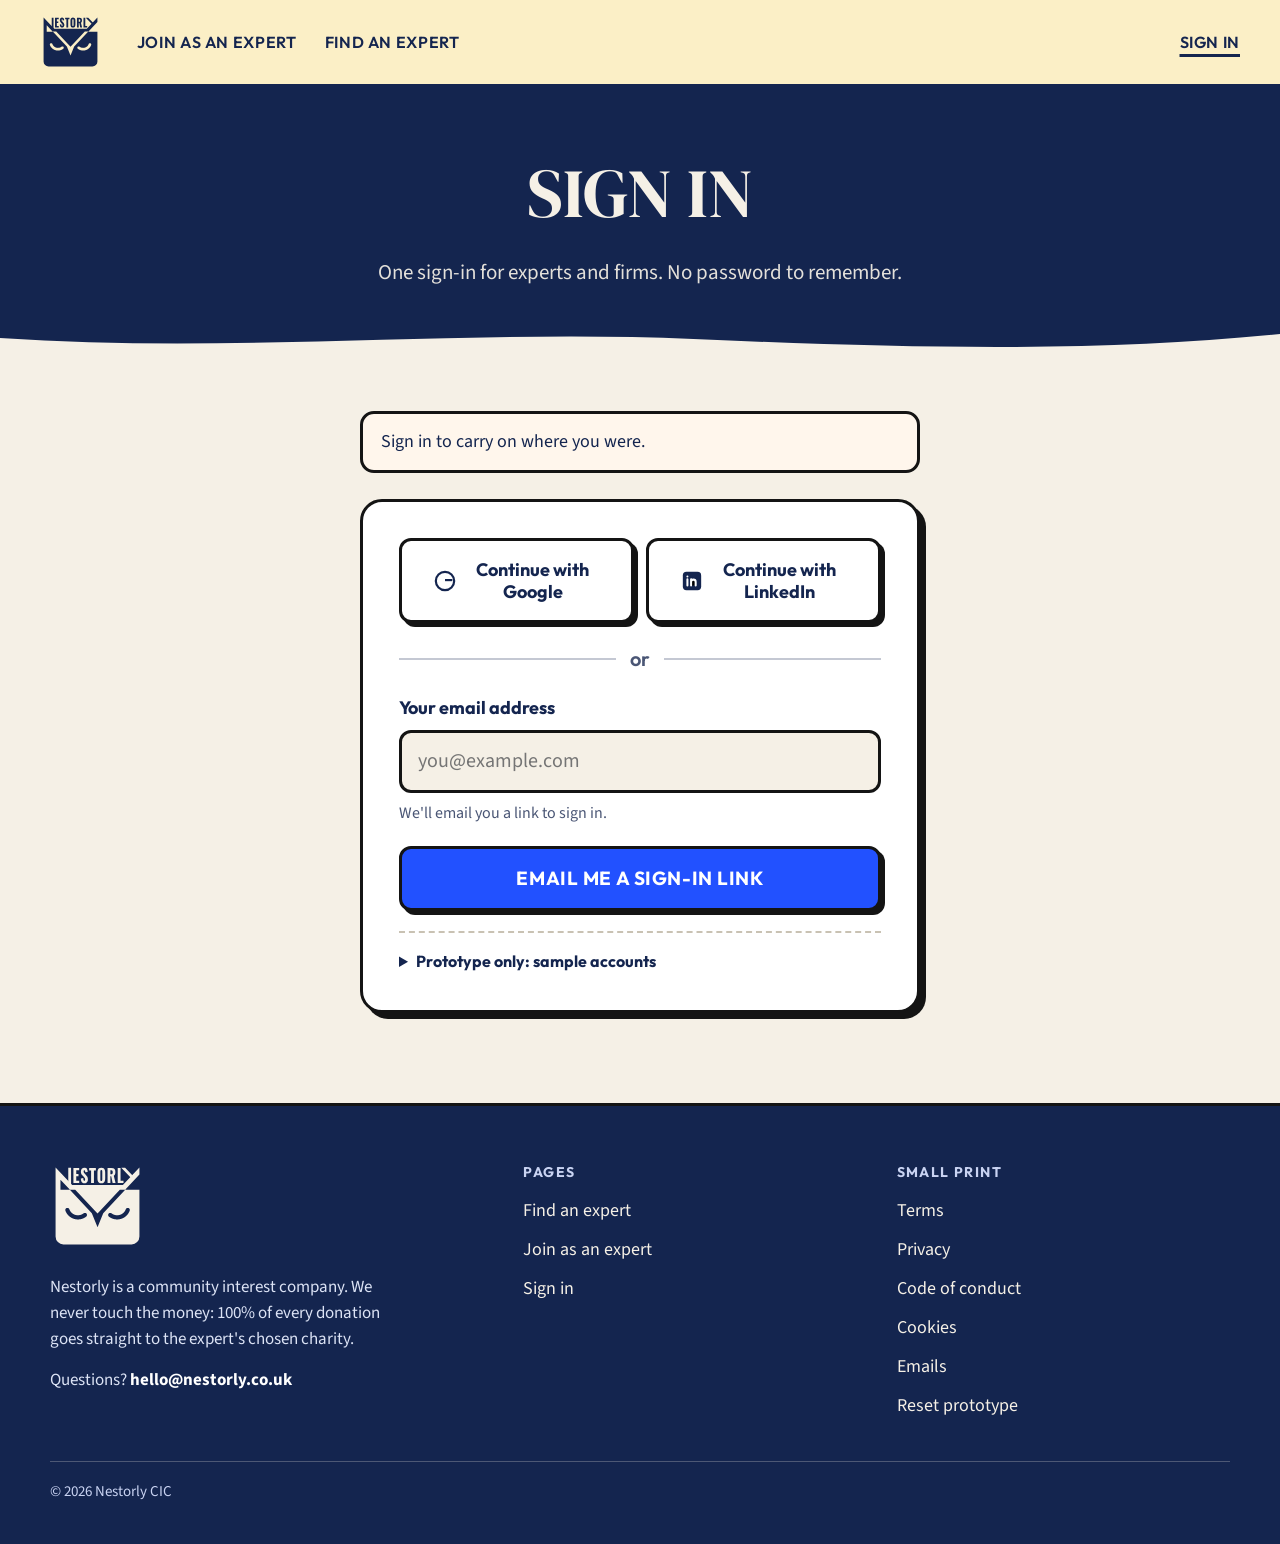
<file: call.html>
<!doctype html>
<html lang="en"><head><meta charset="utf-8"><meta name="viewport" content="width=device-width, initial-scale=1, viewport-fit=cover">
<meta property="og:title" content="Nestorly: Specialise for charity">
<meta property="og:description" content="Experts share their knowledge; firms donate 100% to the expert’s chosen charity.">
<meta property="og:url" content="https://luke-w-l-m.github.io/nestorly-prototype/call.html">
<meta property="og:type" content="website">
<meta property="og:image" content="https://luke-w-l-m.github.io/nestorly-prototype/og-image.png?v=4">
<meta property="og:image:width" content="1200">
<meta property="og:image:height" content="627">
<meta property="og:image:alt" content="Specialise for charity: three people talking over coffee at a round table">
<meta name="twitter:card" content="summary_large_image">
<meta name="twitter:title" content="Nestorly: Specialise for charity">
<meta name="twitter:description" content="Experts share their knowledge; firms donate 100% to the expert’s chosen charity.">
<meta name="twitter:image" content="https://luke-w-l-m.github.io/nestorly-prototype/og-image.png?v=4">
<meta name="twitter:image:alt" content="Specialise for charity: three people talking over coffee at a round table">
<title>Video call · Nestorly</title>
<link rel="stylesheet" href="https://fonts.googleapis.com/css2?family=DM+Serif+Display&family=Outfit:wght@600;700&family=Source+Sans+3:wght@400;600;700&display=swap">
<link rel="stylesheet" href="styles.css">
<style>
/* Nestorly video call (2 Nov, prototype): both names, the topic, a running timer, mic and camera toggles, Leave. Records when each side joins and leaves. */
.call{background:var(--navy);color:var(--paper);min-height:calc(100svh - 86px);display:flex;flex-direction:column;padding-block:28px 32px;box-sizing:border-box}
.hero.call + .pwave{display:none}
.call .inner{width:100%;max-width:1180px;margin-inline:auto;flex:1;display:flex;flex-direction:column;gap:20px}
.callhead{display:flex;justify-content:space-between;align-items:flex-end;gap:16px;flex-wrap:wrap;text-align:left}
.callhead h1.lbl{margin:0;font-family:var(--head);font-weight:400;font-size:clamp(26px,3vw,38px);line-height:1.15;text-transform:uppercase;color:var(--paper);text-align:left}
.callhead .eyebrow{color:#C9D3F2}
.timer{font-family:var(--ui);font-weight:700;font-size:28px;font-variant-numeric:tabular-nums;border:3px solid #F5F0E6;border-radius:12px;padding:6px 16px;display:inline-flex;gap:10px;align-items:center}
.timer i{width:12px;height:12px;border-radius:50%;background:#E5484D}
.call .inner > *{width:100%;box-sizing:border-box}
.tiles{flex:1;display:grid;grid-template-columns:repeat(2,minmax(0,1fr));gap:20px;min-height:360px}
.tile{position:relative;border:3px solid var(--ink);border-radius:20px;overflow:hidden;background:#0D1A3A;display:grid;place-items:center;box-shadow:6px 6px 0 #0A1430}
.tile.cam{background:radial-gradient(circle at 50% 40%,#3B5BA9,#14254F 70%)}
.tile .av{width:120px;height:120px;border-radius:50%;background:#F5F0E6;color:#14254F;display:grid;place-items:center;font:700 40px var(--ui);border:3px solid var(--ink)}
.tile.cam .av{width:150px;height:150px;background:#1F9D55;color:#14254F}
.tile .tag{position:absolute;left:14px;bottom:14px;right:14px;display:flex;justify-content:space-between;gap:10px;flex-wrap:wrap;align-items:center}
.tile .tag b{font-family:var(--ui);font-size:17px;background:rgba(10,20,48,.75);padding:4px 10px;border-radius:8px}
.tile .tag span{font-size:15px;background:rgba(10,20,48,.75);padding:4px 10px;border-radius:8px}
.tile .muted{position:absolute;top:14px;right:14px;background:#9B1236;border-radius:50%;width:36px;height:36px;display:grid;place-items:center}
.tile .muted svg{width:20px;height:20px}
.tile.wait{border-style:dashed;border-color:#C9D3F2}
.tile.wait .av{opacity:.35}
.letjoin{all:unset;cursor:pointer;position:absolute;top:14px;left:14px;font-family:var(--ui);font-weight:700;font-size:14px;color:#F5F0E6;border:2px dashed #C9D3F2;border-radius:10px;padding:6px 10px}
.letjoin:focus-visible{outline:3px solid #F5F0E6;outline-offset:2px}
.controls{display:flex;justify-content:center;gap:16px;flex-wrap:wrap}
.ctl{all:unset;box-sizing:border-box;cursor:pointer;width:64px;height:64px;border-radius:50%;border:3px solid var(--ink);background:#F5F0E6;display:grid;place-items:center;box-shadow:4px 4px 0 #0A1430}
.ctl svg{width:28px;height:28px}
.ctl[aria-pressed="false"]{background:#9B1236}
.ctl[aria-pressed="false"] svg *{stroke:#fff;fill:none}
.ctl:focus-visible,.leave:focus-visible{outline:3px solid #F5F0E6;outline-offset:3px}
.leave{all:unset;box-sizing:border-box;cursor:pointer;height:64px;padding:0 28px;border-radius:999px;border:3px solid var(--ink);background:#E5484D;color:#fff;font:700 18px var(--ui);letter-spacing:.04em;text-transform:uppercase;box-shadow:4px 4px 0 #0A1430}
.ctl-lab{display:flex;flex-direction:column;align-items:center;gap:6px;font-family:var(--ui);font-size:13px;font-weight:700;color:#C9D3F2}
.note-p{margin:0;text-align:center;color:#C9D3F2;font-size:15px}
.left{max-width:640px;margin:40px auto;background:#fff;color:var(--navy);border:3px solid var(--ink);border-radius:20px;box-shadow:8px 8px 0 var(--ink);padding:32px;display:flex;flex-direction:column;gap:14px;text-align:center;align-items:center}
.left h2{margin:0;font-family:var(--head);font-weight:400;font-size:34px;text-transform:uppercase}
@media (max-width:700px){.tiles{grid-template-columns:1fr;min-height:0}.tile{min-height:250px;place-items:start center;padding-top:28px}.tile .av,.tile.cam .av{width:84px;height:84px;font-size:28px}.tile.wait{padding-top:60px}.timer{font-size:22px}}
</style>
</head><body>
<header id="site-head"></header>
<section class="hero call gut" aria-label="Video call"><div class="inner" id="room"></div></section>
<footer id="site-foot"></footer>
<script src="store.js"></script>
<script src="site.js"></script>
<script>
(function(){
const $=id=>document.getElementById(id), esc=t=>String(t==null?'':t).replace(/[&<>"]/g,c=>({'&':'&amp;','<':'&lt;','>':'&gt;','"':'&quot;'}[c]));
const me=DS.me(), id=new URLSearchParams(location.search).get('r');
if(!me){ location.replace('signin.html?next='+encodeURIComponent('call.html?r='+id)); return; }
const r0=DS.get().requests.find(x=>x.id===id);
const mine=r0&&((me.role==='expert'&&r0.expertId===me.ref)||(me.role==='firm'&&r0.firmId===me.ref));
const back=me.role==='expert'?'expert-dashboard.html#request-'+id:'firm-dashboard.html#request-'+id;
if(!mine||!r0.meeting){ $('room').innerHTML='<div class="left"><h2>Call not found</h2><p style="margin:0">This call isn\'t one of yours, or the meeting hasn\'t been booked yet.</p><a class="btn" href="'+DS.home(me)+'">Back to my dashboard</a></div>'; return; }
const side=me.role, other=side==='expert'?'firm':'expert';
const x=DS.expert(r0.expertId), f=DS.firm(r0.firmId);
const names={expert:x.n,firm:r0.pledge.name+', '+f.name};
const ini=n=>n.replace(/^The Hon\. /,'').split(/[\s,]+/).filter(Boolean).slice(0,2).map(w=>w[0]).join('').toUpperCase();
// joining records attendance for this side (first join only)
DS.update(s=>{ const m=s.requests.find(y=>y.id===id).meeting; m.join=m.join||{}; if(!m.join[side]) m.join[side]=new Date().toISOString(); });
const start=Date.now(); let mic=true, cam=true;
const MIC='<svg viewBox="0 0 24 24"><rect x="9" y="3" width="6" height="11" rx="3" fill="#14254F" stroke="#14254F" stroke-width="2"/><path d="M5 11a7 7 0 0 0 14 0M12 18v3" fill="none" stroke="#14254F" stroke-width="2.2" stroke-linecap="round"/></svg>';
const CAM='<svg viewBox="0 0 24 24"><rect x="2" y="6" width="14" height="12" rx="2" fill="#14254F" stroke="#14254F" stroke-width="2"/><path d="M16 10l6-3v10l-6-3z" fill="#14254F" stroke="#14254F" stroke-width="2" stroke-linejoin="round"/></svg>';
const MUTE='<svg viewBox="0 0 24 24"><path d="M4 4l16 16M9 9v2a3 3 0 0 0 5 2M15 10V6a3 3 0 0 0-6 0" fill="none" stroke="#fff" stroke-width="2.2" stroke-linecap="round"/></svg>';
function tile(who){ const m=DS.get().requests.find(y=>y.id===id).meeting, joined=m.join&&m.join[who], isMe=who===side, here=isMe||(joined&&!(m.left&&m.left[who]&&new Date(m.left[who])>new Date(joined)));
  const camOn=isMe?cam:here;
  return '<div class="tile'+(camOn&&here?' cam':'')+(here?'':' wait')+'"><div class="av" aria-hidden="true">'+esc(ini(names[who]))+'</div>'+
    (isMe&&!mic?'<span class="muted" title="Microphone off">'+MUTE+'</span>':'')+
    (!here&&!isMe?'<button type="button" class="letjoin" id="letjoin">Prototype: let them join</button>':'')+
    '<div class="tag"><b>'+esc(names[who])+(isMe?' (you)':'')+'</b><span>'+(here?(joined?'Joined '+esc(new Date(joined).toLocaleTimeString('en-GB',{hour:'2-digit',minute:'2-digit'})):'Joined'):'Waiting to join…')+'</span></div></div>'; }
function draw(){
  $('room').innerHTML='<div class="callhead"><div><span class="eyebrow">Nestorly call · '+esc(DS.when(r0.meeting.at))+'</span><h1 class="lbl">'+esc(r0.topic)+'</h1></div><span class="timer" role="timer" aria-label="Time in call"><i aria-hidden="true"></i><span id="t">00:00</span></span></div>'+
    '<div class="tiles">'+tile(side)+tile(other)+'</div>'+
    '<div class="controls"><span class="ctl-lab"><button type="button" class="ctl" id="mic" aria-pressed="'+mic+'" aria-label="Microphone">'+MIC+'</button>'+(mic?'Mic on':'Mic off')+'</span>'+
    '<span class="ctl-lab"><button type="button" class="ctl" id="cam" aria-pressed="'+cam+'" aria-label="Camera">'+CAM+'</button>'+(cam?'Camera on':'Camera off')+'</span>'+
    '<span class="ctl-lab"><button type="button" class="leave" id="leave">Leave</button>&nbsp;</span></div>'+
    '<p class="note-p">Prototype only: no real audio or video. We record when each of you joins, for attendance.</p>';
  $('mic').onclick=()=>{ mic=!mic; draw(); $('mic').focus(); };
  $('cam').onclick=()=>{ cam=!cam; draw(); $('cam').focus(); };
  const lj=$('letjoin'); if(lj) lj.onclick=()=>{ DS.update(s=>{ const m=s.requests.find(y=>y.id===id).meeting; m.join[other]=new Date().toISOString(); }); draw(); };
  $('leave').onclick=leave; tickT();
}
function tickT(){ const t=$('t'); if(!t) return; const sec=Math.floor((Date.now()-start)/1000); t.textContent=String(Math.floor(sec/60)).padStart(2,'0')+':'+String(sec%60).padStart(2,'0'); }
setInterval(tickT,1000);
addEventListener('dapper-change',draw);
function leave(){
  DS.update(s=>{ const m=s.requests.find(y=>y.id===id).meeting; m.left=m.left||{}; m.left[side]=new Date().toISOString(); });
  if(side==='expert') DS.alertFirm(r0.firmId,'meeting',x.n.replace(/^The Hon\. /,'')+' left the call for "'+r0.topic+'"','firm-dashboard.html#request-'+id);
  $('room').innerHTML='<div class="left"><h2>You\'ve left the call</h2><p style="margin:0">'+(side==='expert'?'When the conversation is finished, mark it as done, then press Send to release the donation to '+esc(r0.pledge.charity)+'.':'Thank you. When '+esc(x.n)+' presses Send, you\'ll be asked to donate '+'£'+Number(r0.amount).toLocaleString('en-GB')+' to '+esc(r0.pledge.charity)+'.')+'</p><div class="acts" style="justify-content:center"><a class="btn" href="'+back+'">Back to the request</a><a class="btn ghost sm" href="call.html?r='+id+'">Rejoin</a></div></div>';
}
draw();
})();
</script>
</body></html>
</file>
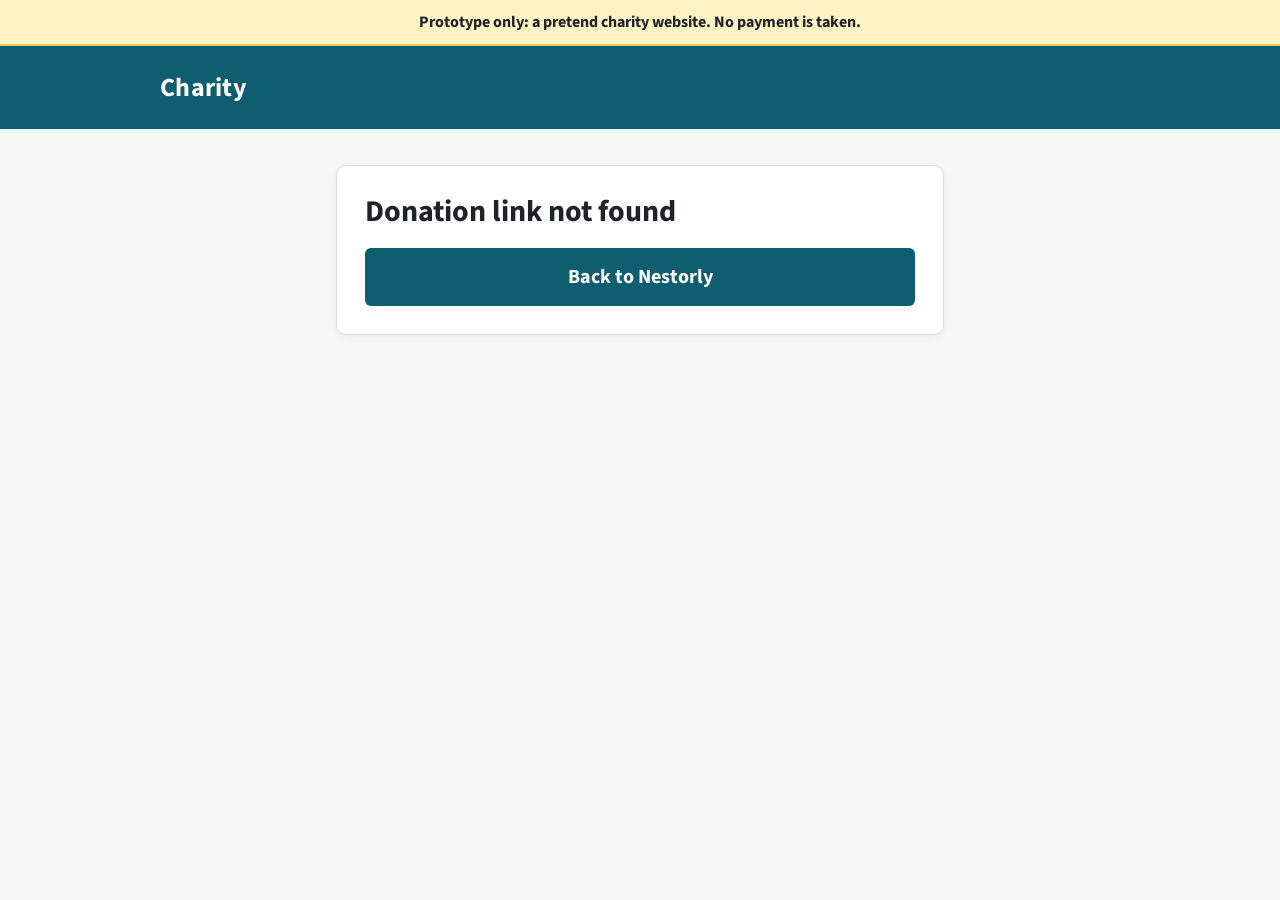
<file: charity.html>
<!doctype html>
<html lang="en"><head><meta charset="utf-8"><meta name="viewport" content="width=device-width, initial-scale=1, viewport-fit=cover">
<meta name="robots" content="noindex">
<title>Donate · Charity donation page (prototype)</title>
<link rel="stylesheet" href="https://fonts.googleapis.com/css2?family=Source+Sans+3:wght@400;600;700&display=swap">
<style>
/* A pretend charity donation page (2 Nov, prototype only). It deliberately looks like a different website: the firm donates on the charity's own page, never through Nestorly. */
:root{--teal:#0E5E6F;--teal2:#0A4A58;--ink:#1D2329;--paper:#F7F7F4;color-scheme:light}
*{box-sizing:border-box}
body{margin:0;background:var(--paper);color:var(--ink);font-family:'Source Sans 3',Arial,sans-serif;font-size:19px;line-height:1.5}
.proto{background:#FFF3C4;border-bottom:2px solid #E3C766;padding:10px 16px;text-align:center;font-weight:700;font-size:16px}
header{background:var(--teal);color:#fff;padding:22px max(16px,calc(50vw - 480px))}
header b{font-size:26px;letter-spacing:.01em}
header span{display:block;opacity:.85;font-size:16px}
main{max-width:640px;margin:36px auto 60px;padding:0 16px}
.box{background:#fff;border:1px solid #D9DCD6;border-radius:10px;padding:28px;display:flex;flex-direction:column;gap:18px;box-shadow:0 2px 8px rgba(0,0,0,.06)}
h1{margin:0;font-size:30px;line-height:1.2}
label{font-weight:700;font-size:17px;display:block;margin-bottom:6px}
input{font:inherit;width:100%;padding:12px 14px;border:1px solid #9AA3A8;border-radius:6px;background:#fff;color:var(--ink)}
input[readonly]{background:#F1F3F1}
.amt{display:flex;align-items:center;border:1px solid #9AA3A8;border-radius:6px;overflow:hidden}
.amt span{padding:0 6px 0 14px;font-size:28px;font-weight:700}
.amt input{border:none;font-size:28px;font-weight:700;padding:10px 12px 10px 0}
.amt:focus-within,input:focus-visible,button:focus-visible,a:focus-visible{outline:3px solid #F2B705;outline-offset:2px}
.amt input:focus-visible{outline:none}
button,.btn{font:inherit;font-weight:700;font-size:20px;background:var(--teal);color:#fff;border:none;border-radius:6px;padding:14px 24px;cursor:pointer;text-decoration:none;display:inline-block;text-align:center}
button:hover,.btn:hover{background:var(--teal2)}
.btn.alt{background:#fff;color:var(--teal);border:2px solid var(--teal)}
small{color:#5A6369;font-size:15px}
.ok{width:64px;height:64px}
.err{color:#A3202F;font-weight:700;font-size:16px}
</style>
</head><body>
<div class="proto" role="note">Prototype only: a pretend charity website. No payment is taken.</div>
<header><b id="cname">Charity</b><span id="cdesc"></span></header>
<main id="main"></main>
<script src="store.js"></script>
<script>
(function(){
const $=id=>document.getElementById(id), esc=t=>String(t==null?'':t).replace(/[&<>"]/g,c=>({'&':'&amp;','<':'&lt;','>':'&gt;','"':'&quot;'}[c]));
const r=DS.get().requests.find(x=>x.id===new URLSearchParams(location.search).get('r'));
if(!r){ $('main').innerHTML='<div class="box"><h1>Donation link not found</h1><a class="btn" href="index.html">Back to Nestorly</a></div>'; return; }
const x=DS.expert(r.expertId)||{}, f=DS.firm(r.firmId)||{name:''}, ref='NE-'+r.id.toUpperCase();
document.title='Donate to '+r.pledge.charity+' (prototype)';
$('cname').textContent=r.pledge.charity; $('cdesc').textContent=x.ch===r.pledge.charity?(x.chd||''):'';
$('main').innerHTML='<form class="box" id="form" novalidate><h1>Make a donation</h1>'+
  '<div><label for="a">Amount</label><div class="amt"><span>£</span><input id="a" type="number" min="1" value="'+Number(r.amount)+'" inputmode="numeric"></div><small>Pre-filled from your Nestorly pledge.</small></div>'+
  '<div><label for="o">Organisation</label><input id="o" value="'+esc(f.name)+'" readonly></div>'+
  '<div><label for="n">Name</label><input id="n" value="'+esc(r.pledge.name)+'"></div>'+
  '<div><label for="ref">Reference</label><input id="ref" value="'+esc(ref)+'" readonly><small>So the charity can match your gift to the Nestorly conversation.</small></div>'+
  '<p style="margin:0;font-size:16px;color:#5A6369">Payment details are skipped in this prototype.</p><span class="err" id="err" role="alert" hidden></span>'+
  '<button type="submit" id="go">Donate £'+Number(r.amount).toLocaleString('en-GB')+'</button></form>';
$('a').oninput=()=>{ $('go').textContent='Donate £'+(Number($('a').value)||0).toLocaleString('en-GB'); };
$('form').addEventListener('submit',e=>{ e.preventDefault(); const amt=Number($('a').value);
  if(!amt){ $('err').textContent='Please enter an amount.'; $('err').hidden=false; return; }
  const when=new Date(), rec=['RECEIPT',r.pledge.charity,'','Donation received: £'+amt.toLocaleString('en-GB'),'From: '+f.name+' ('+$('n').value+')','Reference: '+ref,'Date: '+when.toLocaleDateString('en-GB',{day:'numeric',month:'long',year:'numeric'}),'','Thank you for your support.','(Prototype receipt: no payment was taken.)'].join('\n');
  $('main').innerHTML='<div class="box" style="align-items:center;text-align:center"><svg class="ok" viewBox="0 0 64 64" aria-hidden="true"><circle cx="32" cy="32" r="30" fill="#0E5E6F"/><path d="M18 33l9 9 19-20" fill="none" stroke="#fff" stroke-width="6" stroke-linecap="round" stroke-linejoin="round"/></svg>'+
    '<h1>Thank you, '+esc(f.name)+'</h1><p style="margin:0">Your donation of <b>£'+amt.toLocaleString('en-GB')+'</b> to '+esc(r.pledge.charity)+' has been received. We\'ve emailed your receipt.</p>'+
    '<button type="button" class="btn alt" id="dl">Download receipt</button><a class="btn" href="firm-dashboard.html#donations">Back to Nestorly to upload your receipt</a></div>';
  $('dl').onclick=()=>DS.download(rec,'text/plain','receipt-'+ref+'.txt');
});
})();
</script>
</body></html>
</file>
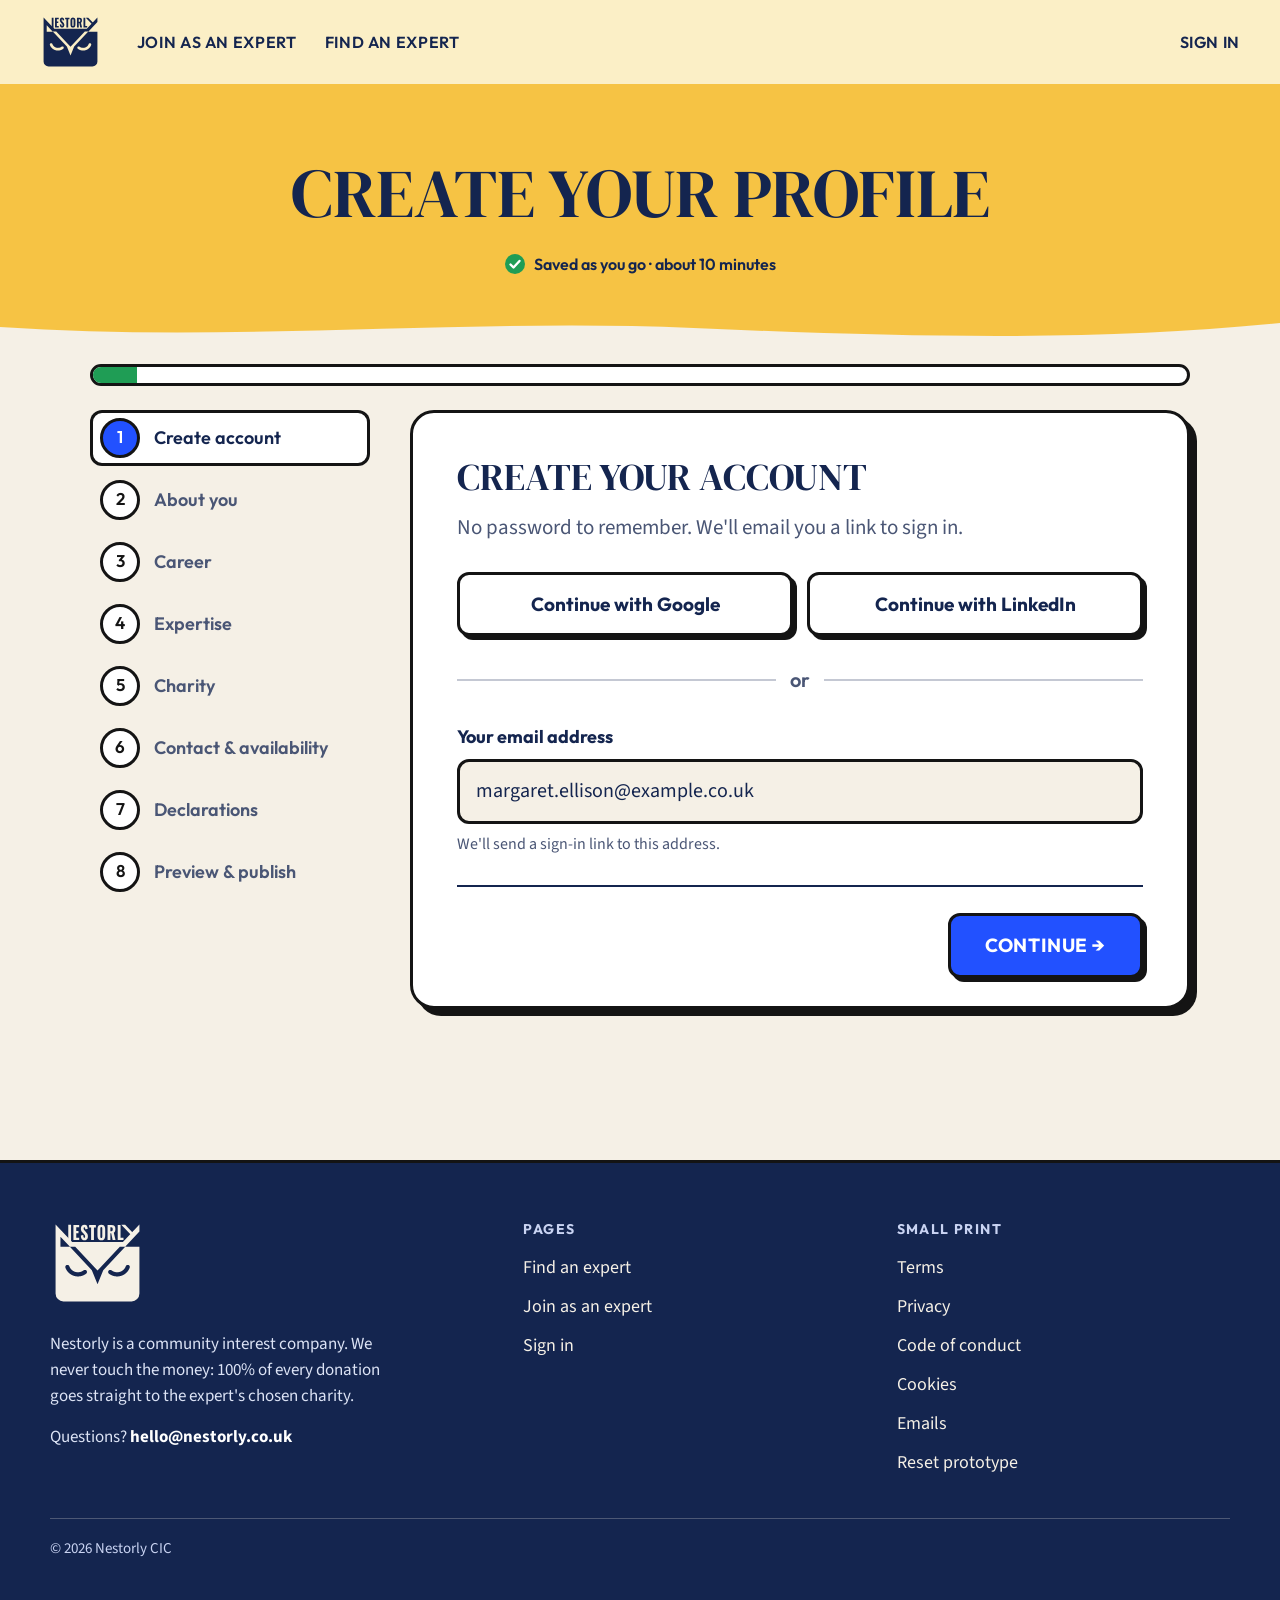
<file: create-profile.html>
<!doctype html>
<html lang="en"><head><meta charset="utf-8"><meta name="viewport" content="width=device-width, initial-scale=1, viewport-fit=cover">
<meta property="og:title" content="Nestorly: Specialise for charity">
<meta property="og:description" content="Experts share their knowledge; firms donate 100% to the expert’s chosen charity.">
<meta property="og:url" content="https://luke-w-l-m.github.io/nestorly-prototype/create-profile.html">
<meta property="og:type" content="website">
<meta property="og:image" content="https://luke-w-l-m.github.io/nestorly-prototype/og-image.png?v=4">
<meta property="og:image:width" content="1200">
<meta property="og:image:height" content="627">
<meta property="og:image:alt" content="Specialise for charity: three people talking over coffee at a round table">
<meta name="twitter:card" content="summary_large_image">
<meta name="twitter:title" content="Nestorly: Specialise for charity">
<meta name="twitter:description" content="Experts share their knowledge; firms donate 100% to the expert’s chosen charity.">
<meta name="twitter:image" content="https://luke-w-l-m.github.io/nestorly-prototype/og-image.png?v=4">
<meta name="twitter:image:alt" content="Specialise for charity: three people talking over coffee at a round table">
<title>Create your profile · Nestorly</title>
<link rel="stylesheet" href="https://fonts.googleapis.com/css2?family=DM+Serif+Display&family=Outfit:wght@600;700&family=Source+Sans+3:wght@400;600;700&display=swap">
<link rel="stylesheet" href="styles.css">
<style>
/* Layout: cream top bar with centred logo; green step bar across the top; left = 8 steps list, right = one thick-outlined form card with a hard black shadow; big Back / Continue buttons. Bold black-figure style carried by chunky outlines. */
:root{
  --paper:#F5F0E6; --ink:#141414; --navy:#14254F; --cobalt:#2251FF; --green:#1F9D55; --white:#ffffff; --muted:#4A5675; --soft:#E9E2D3;
  --head:'DM Serif Display', Georgia, serif; --body:'Source Sans 3', Arial, sans-serif; --ui:'Outfit', Arial, sans-serif;
  color-scheme: light;
}
body{background:var(--paper);color:var(--navy);font-family:var(--body);font-size:20px;line-height:1.55}
body::before{content:"";position:fixed;inset:0 0 auto;height:env(safe-area-inset-top,0px);z-index:10;background:var(--paper)}
.gut{padding-left:max(40px,env(safe-area-inset-left,0px));padding-right:max(40px,env(safe-area-inset-right,0px))}
.logo{display:block;height:56px;width:auto}
a:focus-visible,button:focus-visible,input:focus-visible,textarea:focus-visible,select:focus-visible,label.chip:focus-within{outline:3px solid var(--cobalt);outline-offset:3px}

main{max-width:1180px;margin:0 auto;padding-block:48px 80px;display:flex;flex-direction:column;gap:36px}
.intro{display:flex;justify-content:space-between;align-items:flex-end;gap:20px;flex-wrap:wrap}
h1{margin:0;font-family:var(--head);font-weight:400;font-size:clamp(38px,4.4vw,62px);line-height:1;text-transform:uppercase}
.saved{font-family:var(--ui);font-weight:600;font-size:16px;display:flex;gap:8px;align-items:center;color:var(--green)}
.saved svg{width:22px;height:22px}
.bar{position:relative;height:22px;border:3px solid var(--ink);border-radius:20px;background:var(--white);overflow:hidden}
.bar i{display:block;height:100%;background:var(--green);transition:width .6s ease}
.barlabel{margin:-24px 0 0;font-family:var(--ui);font-weight:600;font-size:16px;color:var(--muted)}

.layout{display:grid;grid-template-columns:280px minmax(0,1fr);gap:40px;align-items:start}
.steps{list-style:none;margin:0;padding:0;display:flex;flex-direction:column;gap:6px;position:sticky;top:120px}
.steps button{all:unset;cursor:pointer;box-sizing:border-box;width:100%;display:flex;gap:14px;align-items:center;padding:8px 10px;border-radius:12px;font-family:var(--ui);font-weight:600;font-size:18px;color:var(--muted)}
.steps button:hover{background:var(--soft)}
.steps .n{flex:none;width:40px;height:40px;border-radius:50%;border:3px solid var(--ink);background:var(--white);display:grid;place-items:center;font-size:17px;color:var(--ink)}
.steps .done .n{background:var(--green);color:var(--white)}
.steps .cur{color:var(--navy);background:var(--white);box-shadow:inset 0 0 0 3px var(--ink)}
.steps .cur .n{background:var(--cobalt);color:var(--white)}

.card{background:var(--white);border:3px solid var(--ink);border-radius:24px;box-shadow:7px 7px 0 var(--ink);padding:44px;display:flex;flex-direction:column;gap:28px;min-width:0}
.card h2{margin:0;font-family:var(--head);font-weight:400;font-size:clamp(30px,3vw,42px);line-height:1.05;text-transform:uppercase}
.lead{margin:-14px 0 0;color:var(--muted);max-width:60ch}
.f{display:flex;flex-direction:column;gap:8px;min-width:0}
.f label,.lab{font-family:var(--ui);font-weight:700;font-size:18px}
.opt{font-family:var(--body);font-weight:400;color:var(--muted);font-size:16px}
.f small{color:var(--muted);font-size:16px}
input[type=text],input[type=email],input[type=url],input[type=tel],input[type=number],input[type=search],textarea,select{font:inherit;font-size:20px;color:var(--navy);background:var(--paper);border:3px solid var(--ink);border-radius:12px;padding:14px 16px;width:100%;box-sizing:border-box}
textarea{min-height:170px;resize:vertical;line-height:1.5}
.row{display:grid;grid-template-columns:repeat(2,minmax(0,1fr));gap:20px}
.btn{font-family:var(--ui);font-weight:700;font-size:19px;letter-spacing:.03em;text-transform:uppercase;padding:18px 34px;border-radius:12px;border:3px solid var(--ink);cursor:pointer;box-shadow:4px 4px 0 var(--ink);background:var(--cobalt);color:var(--white)}
.btn.ghost{background:var(--white);color:var(--navy)}
.btn:active{transform:translate(2px,2px);box-shadow:2px 2px 0 var(--ink)}
.btn[disabled]{opacity:.4;cursor:default}
.nav{display:flex;justify-content:space-between;gap:16px;flex-wrap:wrap;border-top:2px solid var(--navy);padding-top:26px}
.social{display:grid;grid-template-columns:repeat(2,minmax(0,1fr));gap:14px}
.social .btn{background:var(--white);color:var(--navy);text-transform:none;letter-spacing:0;font-size:19px}
.or{display:flex;align-items:center;gap:14px;color:var(--muted);font-family:var(--ui);font-weight:600}
.or::before,.or::after{content:"";flex:1;height:2px;background:var(--navy);opacity:.25}

.drop{border:3px dashed var(--ink);border-radius:16px;background:var(--paper);padding:26px;display:flex;gap:18px;align-items:center;flex-wrap:wrap}
.drop .big{width:54px;height:54px;flex:none}
.drop b{font-family:var(--ui)}
.photo{display:flex;gap:22px;align-items:center;flex-wrap:wrap}
.avatar{width:110px;height:110px;border-radius:50%;border:3px solid var(--ink);background:var(--soft);display:grid;place-items:center;flex:none}
.ai{display:flex;gap:10px;align-items:center;font-family:var(--ui);font-weight:600;font-size:16px;background:#E6F4EC;border:2px solid var(--green);border-radius:10px;padding:10px 14px;color:#145C34}
.job{border:3px solid var(--ink);border-radius:16px;padding:20px 22px;display:grid;grid-template-columns:minmax(0,1fr) auto;gap:6px 16px}
.job b{font-family:var(--ui);font-size:19px}
.job .when{color:var(--muted);font-size:17px}
.job p{grid-column:1/-1;margin:4px 0 0;font-size:18px}
.job button{grid-row:1/3;grid-column:2;align-self:start}
.small{font-family:var(--ui);font-weight:700;font-size:15px;background:var(--white);border:2px solid var(--ink);border-radius:8px;padding:6px 12px;cursor:pointer;color:var(--navy)}
.chips{display:flex;flex-wrap:wrap;gap:10px}
label.chip{cursor:pointer;display:inline-flex;align-items:center;gap:8px;border:3px solid var(--ink);border-radius:999px;padding:9px 18px;font-family:var(--ui);font-weight:600;font-size:17px;background:var(--white)}
label.chip input{position:absolute;opacity:0;width:1px;height:1px}
label.chip:has(input:checked){background:var(--ink);color:var(--white)}
label.chip.off{opacity:.4;cursor:not-allowed}
.charity{border:3px solid var(--ink);border-radius:16px;padding:20px 22px;display:flex;gap:16px;align-items:flex-start;background:var(--paper)}
.charity .ok{flex:none;width:34px;height:34px}
.charity b{font-family:var(--ui);font-size:20px;display:block}
.levels{display:grid;grid-template-columns:repeat(3,minmax(0,1fr));gap:14px}
.level{border:3px solid var(--ink);border-radius:16px;padding:16px 18px;background:var(--white);display:flex;flex-direction:column;gap:4px;cursor:pointer}
.level:has(input:checked){background:var(--paper);box-shadow:inset 0 0 0 3px var(--cobalt)}
.level input{position:absolute;opacity:0}
.level b{font-family:var(--ui);font-size:19px}
.level .amt{font-family:var(--head);font-size:30px;line-height:1.1}
.level small{color:var(--muted);font-size:15px;line-height:1.35}
.radios{display:flex;flex-direction:column;gap:12px}
.radio{display:flex;gap:12px;align-items:center;font-size:19px;cursor:pointer}
.radio input,.tick input{width:26px;height:26px;accent-color:var(--cobalt);flex:none}
.tick{display:flex;gap:14px;align-items:flex-start;font-size:19px;cursor:pointer;border:3px solid var(--ink);border-radius:14px;padding:16px 18px}
.tick input{margin-top:3px}
.note{background:var(--paper);border-left:6px solid var(--navy);border-radius:0 12px 12px 0;padding:16px 20px;font-size:18px}
.note p{margin:0 0 8px}.note p:last-child{margin:0}
.preview{border:3px solid var(--ink);border-radius:20px;padding:28px;display:flex;gap:28px;flex-wrap:wrap;background:var(--paper)}
.preview .who{flex:1 1 220px;display:flex;flex-direction:column;gap:4px}
.preview h3{margin:0;font-family:var(--head);font-weight:400;font-size:30px;line-height:1.1}
.preview .meta{color:var(--muted);font-size:17px}
.tag{align-self:flex-start;margin-top:10px;background:var(--green);color:var(--white);border:2px solid var(--ink);border-radius:999px;font-family:var(--ui);font-weight:700;padding:5px 14px;font-size:16px}
.preview .who{flex:0 1 240px;gap:14px}
.preview .pic{width:170px;height:170px;border-radius:20px;border:3px solid var(--ink);background:var(--soft);display:grid;place-items:end center;overflow:hidden}
.preview .pic svg{width:130px;height:130px}
.info{flex:999 1 360px;min-width:0;margin:0;background:var(--white);border:3px solid var(--ink);border-radius:16px;padding:22px 24px;display:flex;flex-direction:column;gap:16px}
.info dt{font-family:var(--ui);font-weight:700;font-size:14px;letter-spacing:.08em;text-transform:uppercase;color:var(--muted)}
.info dd{margin:2px 0 0;font-size:18px;line-height:1.45}
.info .ch{border-top:2px solid var(--navy);padding-top:14px}
.info .ch dd{font-family:var(--ui);font-weight:700;font-size:20px}
.done-msg{display:flex;flex-direction:column;align-items:center;text-align:center;gap:16px;padding-block:20px}
.done-msg svg{width:90px;height:90px}
.example{font-family:var(--ui);font-size:14px;font-weight:600;color:var(--muted);text-transform:uppercase;letter-spacing:.06em}
[data-step]{display:flex;flex-direction:column;gap:28px}
.live{display:flex;flex-direction:column;align-items:flex-start;gap:18px}
.live svg.big{width:72px;height:72px}
.share{width:100%;box-sizing:border-box;display:flex;flex-direction:column;gap:10px;border:3px solid var(--ink);border-radius:16px;padding:18px 20px;background:var(--paper)}
.share textarea{min-height:0;background:#fff;font-size:18px}
.copied{font-family:var(--ui);font-weight:700;font-size:16px;color:var(--navy)}
.acts{display:flex;gap:12px;flex-wrap:wrap;align-items:center}
.f .err{color:#A3202F;font-weight:700;font-size:16px}
[hidden]{display:none!important}

@media (max-width:900px){
  .gut{padding-left:max(16px,env(safe-area-inset-left,0px));padding-right:max(16px,env(safe-area-inset-right,0px))}
  .layout{grid-template-columns:1fr}
  .steps{position:static;flex-direction:row;flex-wrap:wrap}
  .steps li{flex:0 0 auto}
  .steps .t{display:none}
  .steps .cur .t{display:inline}
  .card{padding:24px}
  .row,.social,.levels{grid-template-columns:1fr}
}
@media (prefers-reduced-motion:reduce){.bar i{transition:none}}

/* Two snap points (30 Oct): the yellow header band, then the form area (progress bar, step list and form card) */
:root{--topbar:86px}
html{scroll-snap-type:y mandatory}
.phead,main.formarea{scroll-snap-align:start;scroll-margin-top:var(--topbar)}
#site-foot{scroll-snap-align:end}
main.formarea{box-sizing:border-box;min-height:calc(100svh - var(--topbar));padding-block:20px 28px;gap:24px}
/* long steps scroll inside the form card, so the page stays at the form snap point */
.formarea .card{max-height:calc(100svh - var(--topbar) - 116px);overflow-y:auto;overscroll-behavior:contain;padding-bottom:0;scrollbar-width:thin;scrollbar-color:#C9C2B3 transparent}
.formarea .card::-webkit-scrollbar{width:10px}
.formarea .card::-webkit-scrollbar-thumb{background:#C9C2B3;border-radius:8px;border:3px solid #fff}
.formarea .card::-webkit-scrollbar-track{background:transparent}
.formarea .steps{top:calc(var(--topbar) + 20px)}
.formarea .card:has(#navrow[hidden]){padding-bottom:28px}
/* Back / Continue stay visible at the bottom of the card */
.formarea .nav{position:sticky;bottom:0;z-index:2;margin-top:auto;background:var(--white);padding-bottom:28px}
[data-step] > h2:focus{outline:none}
[data-step] > h2:focus-visible{outline:3px solid var(--cobalt);outline-offset:4px}
/* phones and short screens: gentle snapping and ordinary page scrolling */
@media (max-width:900px),(max-height:700px){
  html{scroll-snap-type:y proximity}
  .formarea .card{max-height:none;overflow:visible;padding-bottom:24px}
  .formarea .nav{position:static;padding-bottom:0}
}
@media (prefers-reduced-motion:reduce){html{scroll-behavior:auto}}
</style>
</head><body>

<header id="site-head"></header>

<main class="gut formarea" id="formarea">
  <div class="intro">
    <h1>Create your profile</h1>
    <span class="saved"><svg viewBox="0 0 22 22" aria-hidden="true"><circle cx="11" cy="11" r="10" fill="#1F9D55"/><path d="M6.5 11.5l3 3 6-6.5" fill="none" stroke="#fff" stroke-width="2.4" stroke-linecap="round" stroke-linejoin="round"/></svg>Saved as you go · about 10 minutes</span>
  </div>
  <div class="bar" role="progressbar" aria-label="Profile progress" aria-valuemin="1" aria-valuemax="8" id="bar"><i id="barfill"></i></div>

  <div class="layout">
    <ol class="steps" id="steps"></ol>

    <form class="card" id="form" novalidate>

      <div data-step="1">
        <h2 tabindex="-1">Create your account</h2>
        <p class="lead">No password to remember. We'll email you a link to sign in.</p>
        <div class="social">
          <button type="button" class="btn" data-adv>Continue with Google</button>
          <button type="button" class="btn" data-adv>Continue with LinkedIn</button>
        </div>
        <div class="or">or</div>
        <div class="f"><label for="email">Your email address</label><input type="email" id="email" value="margaret.ellison@example.co.uk" autocomplete="email" aria-describedby="email-e"><small>We'll send a sign-in link to this address.</small><span class="err" id="email-e" hidden></span></div>
      </div>

      <div data-step="2" hidden>
        <h2 tabindex="-1">About you</h2>
        <p class="lead">This is what firms see first.</p>
        <div class="photo">
          <div class="avatar" aria-hidden="true"><svg width="60" height="60" viewBox="0 0 60 60"><circle cx="30" cy="22" r="13" fill="#141414"/><path d="M8 58c0-14 10-22 22-22s22 8 22 22z" fill="#141414"/></svg></div>
          <div class="f"><span class="lab">Your photo</span><button type="button" class="small" data-pick>Upload a photo</button><small>A clear, friendly head-and-shoulders photo works best.</small></div>
        </div>
        <div class="f"><label for="name">Full name</label><input type="text" id="name" value="Margaret Ellison" autocomplete="name"></div>
        <div class="f"><label for="headline">Headline</label><input type="text" id="headline" value="Former Harbour Master, Port of Aberdeen"><small>Your current or most notable role, in a few words.</small></div>
        <div class="row">
          <div class="f"><label for="town">Based in</label><input type="text" id="town" value="Stonehaven, Scotland"><small>Town and country where you live.</small></div>
          <div class="f"><label for="years">Years of experience</label><input type="number" id="years" value="34" min="0"></div>
        </div>
        <div class="f"><label for="linkedin">LinkedIn link <span class="opt">(optional)</span></label><input type="url" id="linkedin" value="linkedin.com/in/margaret-ellison"></div>
      </div>

      <div data-step="3" hidden>
        <h2 tabindex="-1">Your career</h2>
        <p class="lead">Upload your CV and we'll draft your career timeline. You check and edit it.</p>
        <div class="drop">
          <svg class="big" viewBox="0 0 54 54" aria-hidden="true"><path d="M10 4h24l12 12v34H10z" fill="#141414"/><path d="M34 4v12h12" fill="#F5F0E6"/><path d="M27 42V24M19 31l8-8 8 8" stroke="#fff" stroke-width="4" fill="none" stroke-linecap="round" stroke-linejoin="round"/></svg>
          <div><b>Margaret-Ellison-CV.pdf</b><br><small>Uploaded · PDF or Word, up to 10 MB</small></div>
          <button type="button" class="small" data-pick>Replace</button>
        </div>
        <div class="ai"><svg width="22" height="22" viewBox="0 0 22 22" aria-hidden="true"><circle cx="11" cy="11" r="10" fill="#1F9D55"/><path d="M6.5 11.5l3 3 6-6.5" fill="none" stroke="#fff" stroke-width="2.4" stroke-linecap="round" stroke-linejoin="round"/></svg>We drafted 3 roles from your CV. Please check each one.</div>
        <div class="job"><b>Harbour Master, Port of Aberdeen</b><span class="when">2009 – 2024 · 15 years</span><button type="button" class="small" data-edit>Edit</button><p>Safe running of a busy North Sea port: pilotage, berthing, dredging and emergency planning.</p></div>
        <div class="job"><b>Deputy Harbour Master, Peterhead Port</b><span class="when">1999 – 2009 · 10 years</span><button type="button" class="small" data-edit>Edit</button><p>Fishing and offshore-supply traffic; harbour safety and working with the fishing fleet.</p></div>
        <div class="job"><b>Master, North Sea supply vessels</b><span class="when">1990 – 1999 · 9 years</span><button type="button" class="small" data-edit>Edit</button><p>Commanded supply ships serving offshore platforms in all weathers.</p></div>
        <button type="button" class="small" style="align-self:flex-start" data-addrole>+ Add a role</button>
        <div class="row">
          <div class="f"><label for="edu">Education</label><input type="text" id="edu" value="Master Mariner (Class 1), Robert Gordon University"></div>
          <div class="f"><label for="lang">Languages</label><input type="text" id="lang" value="English, Norwegian"></div>
        </div>
      </div>

      <div data-step="4" hidden>
        <h2 tabindex="-1">Your expertise</h2>
        <p class="lead">Pick up to 2 broad industries. You can add specialities now or later.</p>
        <div class="f"><span class="lab">Industries <span class="opt">(up to 2)</span></span><div class="chips" id="inds"></div></div>
        <div class="f"><label for="spec">Specialities <span class="opt">(optional)</span></label><input type="text" id="spec" value="Port operations, harbour safety, pilotage, offshore supply"><small>Separate with commas.</small></div>
        <div class="f"><label for="about">About you</label><textarea id="about">I spent fifteen years as Harbour Master at the Port of Aberdeen, responsible for every ship movement in one of the North Sea's busiest ports. Before that I was Deputy Harbour Master at Peterhead, working closely with the fishing fleet, and I started as a master on offshore supply vessels. Together, that gives me a practical view of ports from the bridge, the harbour office and the boardroom: safety, pilotage, new berths and what makes a port investment work.</textarea><small>Cover each main job, what you learned there, and how it adds up to your speciality.</small></div>
      </div>

      <div data-step="5" hidden>
        <h2 tabindex="-1">Your charity</h2>
        <p class="lead">Every donation goes straight to this charity. You can change it at any time.</p>
        <div class="f"><label for="csearch">Search for a registered UK charity</label><input type="search" id="csearch" value="North East Sea Cadets"></div>
        <div class="charity">
          <svg class="ok" viewBox="0 0 34 34" aria-hidden="true"><circle cx="17" cy="17" r="15" fill="#1F9D55" stroke="#141414" stroke-width="2.5"/><path d="M10 17.5l4.5 4.5L24 12.5" fill="none" stroke="#fff" stroke-width="3.4" stroke-linecap="round" stroke-linejoin="round"/></svg>
          <div><b id="chname">North East Sea Cadets Trust</b><span class="example">Example charity</span><br><span id="chdesc">Checked against the Scottish Charity Regulator (OSCR) register. Gives young people in Aberdeenshire their first time at sea.</span></div>
        </div>
        <div class="f"><label for="why">Why it's personal to you <span class="opt">(optional)</span></label><textarea id="why" style="min-height:110px">I first went to sea with the cadets at 13. It shaped my whole career.</textarea></div>
        <div class="f">
          <span class="lab">Suggested donation <span class="opt">(optional)</span></span>
          <small>Firms see this at the bottom of your profile. Don't undersell your charity: pick the level closest to you as a guide.</small>
          <div class="levels" role="radiogroup" aria-label="Your level">
            <label class="level"><input type="radio" name="lvl" id="lvl1"><b>Specialist</b><span class="amt">£100–£200</span><small>per hour · manager, practitioner, small business owner</small></label>
            <label class="level"><input type="radio" name="lvl" id="lvl2" checked><b>Senior</b><span class="amt">£250–£400</span><small>per hour · director, head of department, founder of an established business</small></label>
            <label class="level"><input type="radio" name="lvl" id="lvl3"><b>Executive</b><span class="amt">£500+</span><small>per hour · CEO, board member, former senior official</small></label>
          </div>
          <small>Talks, visits and mentoring: about 2–4 times the hourly figure per engagement.</small>
        </div>
        <div class="radios" role="radiogroup" aria-label="How to show it">
          <label class="radio"><input type="radio" name="sug" id="sug1">A suggested amount, e.g. £300 per hour</label>
          <label class="radio"><input type="radio" name="sug" id="sug2" checked>A suggested range: £250–£400 per hour</label>
          <label class="radio"><input type="radio" name="sug" id="sug3">Open: the firm decides</label>
        </div>
      </div>

      <div data-step="6" hidden>
        <h2 tabindex="-1">Contact and availability</h2>
        <p class="lead">Your contact details stay private. Firms send requests through Nestorly, and details are only swapped once you accept.</p>
        <div class="row">
          <div class="f"><label for="cemail">Email for requests</label><input type="email" id="cemail" value="margaret.ellison@example.co.uk"></div>
          <div class="f"><label for="phone">Phone <span class="opt">(optional, never shown)</span></label><input type="tel" id="phone" value="07700 900456"></div>
        </div>
        <div class="f"><span class="lab">How you're happy to help</span><div class="chips" id="fmts"></div></div>
        <div class="f"><label for="avail">How much time could you give?</label>
          <select id="avail"><option>Up to 2 hours a month</option><option selected>Up to 5 hours a month</option><option>Up to 10 hours a month</option><option>More than 10 hours a month</option></select>
        </div>
      </div>

      <div data-step="7" hidden>
        <h2 tabindex="-1">Declarations and tax note</h2>
        <p class="lead">Please read and tick each one.</p>
        <div class="note">
          <p><b>A note on tax.</b> HMRC could treat a donation as your own income, because you choose the charity. Casual income under £1,000 a year is covered by the trading allowance and is tax-free.</p>
          <p>If you're unsure, free help is available from Tax Help for Older People and TaxAid.</p>
        </div>
        <label class="tick"><input type="checkbox" id="d1" checked>I have read the tax note.</label>
        <label class="tick"><input type="checkbox" id="d2" checked>I'm giving a personal view, not professional advice.</label>
        <label class="tick"><input type="checkbox" id="d3" checked>I won't share confidential information from current or past employers.</label>
        <label class="tick"><input type="checkbox" id="d4">The details on my profile are true.</label>
      </div>

      <div data-step="8" hidden>
        <h2 tabindex="-1">Preview and publish</h2>
        <p class="lead">This is how firms will see you. You can change anything later.</p>
        <div class="preview">
          <div class="who">
            <h3 id="pv-name"></h3>
            <div class="pic" aria-label="Profile photo" id="pv-pic"><svg viewBox="0 0 60 60" aria-hidden="true"><circle cx="30" cy="22" r="13" fill="#141414"/><path d="M8 58c0-14 10-22 22-22s22 8 22 22z" fill="#141414"/></svg></div>
            <span class="meta" id="pv-town"></span>
          </div>
          <dl class="info">
            <div><dt>Current position</dt><dd id="pv-pos"></dd></div>
            <div><dt>Sectors</dt><dd id="pv-ind"></dd></div>
            <div><dt>About</dt><dd id="pv-about"></dd></div>
            <div class="ch"><dt>Charity</dt><dd id="pv-ch"></dd></div>
          </dl>
        </div>
        <p class="note" style="margin:0">Your profile goes live as soon as you publish, and firms can find you straight away. We also check your identity and LinkedIn over the next 48 hours.</p>
      </div>

      <div data-step="9" hidden>
        <div class="live">
          <svg class="big" viewBox="0 0 90 90" aria-hidden="true"><circle cx="45" cy="45" r="41" fill="#1F9D55" stroke="#141414" stroke-width="4"/><path d="M26 46l13 13 26-28" fill="none" stroke="#fff" stroke-width="7" stroke-linecap="round" stroke-linejoin="round"/></svg>
          <h2 tabindex="-1">You're live! Help firms find you</h2>
          <p class="lead" style="margin:0">Firms can now find you in Find an expert. Two quick ways to be found sooner:</p>
          <div class="share">
            <span class="lab">1. Tell your network on LinkedIn</span>
            <textarea id="li-post" rows="3" aria-label="Ready-made LinkedIn post"></textarea>
            <div class="acts"><button type="button" class="btn sm" id="li-copy">Copy</button><a class="btn ghost sm" id="li-open" href="https://www.linkedin.com/feed/" target="_blank" rel="noopener">Open LinkedIn ↗</a><span class="copied" id="li-ok" role="status"></span></div>
          </div>
          <div class="share">
            <span class="lab">2. Ask your charity to spread the word</span>
            <textarea id="ch-note" rows="6" aria-label="Ready-made note to your charity"></textarea>
            <div class="acts"><button type="button" class="btn sm" id="ch-copy">Copy</button><span class="copied" id="ch-ok" role="status"></span></div>
          </div>
          <a class="btn" href="expert-dashboard.html">Go to my dashboard →</a>
        </div>
      </div>

      <div class="nav" id="navrow">
        <button type="button" class="btn ghost" id="back">← Back</button>
        <button type="submit" class="btn" id="next">Continue →</button>
      </div>
    </form>
  </div>
</main>

<footer id="site-foot"></footer>
<script src="store.js"></script>
<script src="site.js"></script>
<script>
const titles=['Create account','About you','Career','Expertise','Charity','Contact & availability','Declarations','Preview & publish'];
const inds=['Finance & Investment','Energy & Natural Resources','Shipping, Transport & Logistics','Food, Agriculture & Fisheries','Health & Life Sciences','Technology & Telecoms','Manufacturing & Construction','Property & Infrastructure','Consumer, Retail & Hospitality','Media, Entertainment & Games','Environment & Sustainability','Government, Policy & Defence','Law & Professional Services','Education, Charities & Social Impact'];
const fmts=['Phone or video call','Written advice','Site visit','Talk or presentation','Mentoring'];
let cur=1;
const SAVE='dapper-profile-step';
const steps=document.getElementById('steps'), form=document.getElementById('form');
titles.forEach((t,i)=>{const li=document.createElement('li');li.innerHTML='<button type="button" id="go'+(i+1)+'"><span class="n">'+(i+1)+'</span><span class="t"></span></button>';li.querySelector('.t').textContent=t;li.querySelector('button').onclick=()=>show(i+1,true);steps.appendChild(li);});
function chips(el,list,checked,name,max){
  list.forEach((t,i)=>{const l=document.createElement('label');l.className='chip';l.innerHTML='<input type="checkbox" id="'+name+i+'"><span></span>';l.querySelector('span').textContent=t;const c=l.querySelector('input');c.checked=checked.includes(t);c.onchange=()=>limit();el.appendChild(l);});
  function limit(){ if(!max) return; const boxes=[...el.querySelectorAll('input')]; const n=boxes.filter(b=>b.checked).length; boxes.forEach(b=>{b.disabled=!b.checked&&n>=max;b.parentElement.classList.toggle('off',b.disabled);}); }
  limit();
}
chips(document.getElementById('inds'),inds,['Shipping, Transport & Logistics','Energy & Natural Resources'],'ind',2);
chips(document.getElementById('fmts'),fmts,['Phone or video call','Written advice','Site visit'],'fmt',0);
function show(n,user){
  cur=n;
  form.querySelectorAll('[data-step]').forEach(s=>s.hidden=+s.dataset.step!==n);
  steps.querySelectorAll('button').forEach((b,i)=>{b.classList.toggle('cur',i+1===n);b.classList.toggle('done',i+1<n||n===9);b.querySelector('.n').textContent=(i+1<n||n===9)?'✓':(i+1);});
  document.getElementById('barfill').style.width=(n===9?100:((n-1)/8*100+4))+'%';
  document.getElementById('bar').setAttribute('aria-valuenow',Math.min(n,8));
  document.getElementById('back').style.visibility=(n===1||n===9)?'hidden':'visible';
  document.getElementById('navrow').hidden=n===9;
  document.getElementById('next').textContent=n===8?'Publish my profile':'Continue →';
  try{ if(n>1&&n<9) localStorage.setItem(SAVE,String(n)); else if(n===9) localStorage.removeItem(SAVE); }catch(e){}
  if(!user) return;
  // swap in place: the page keeps its position; only the form card's own scroll goes back to the top
  form.scrollTop=0;
  const h=form.querySelector('[data-step="'+n+'"] h2'); if(h) h.focus({preventScroll:true});
  // on phones the card doesn't scroll inside, so if its top has moved above the screen, bring the form (never the page top) back into view
  const top=form.getBoundingClientRect().top, bar=parseFloat(getComputedStyle(document.documentElement).getPropertyValue('--topbar'))||86;
  if(top<bar) window.scrollBy({top:top-bar-16,behavior:'instant'});
}
document.getElementById('back').onclick=()=>show(Math.max(1,cur-1),true);
// Publishing (2 Nov): creates the expert account and profile in the shared store, signs in, then "You're live!"
const V=id=>document.getElementById(id).value.trim();
function draft(){
  const lvl=document.querySelector('input[name=lvl]:checked'), lv=lvl?lvl.closest('.level'):null, sug=document.querySelector('input[name=sug]:checked');
  const range=lv?lv.querySelector('.amt').textContent:'Open';
  const don=sug&&sug.id==='sug3'?'Open':(sug&&sug.id==='sug1'?range.split(/[–+]/)[0].replace(/\s/g,''):range);
  return {n:V('name'),top:V('headline'),cur:V('headline'),loc:V('town'),yrs:+V('years')||0,linkedin:V('linkedin'),
    ind:[...document.querySelectorAll('#inds input:checked')].map(c=>c.nextElementSibling.textContent),
    spec:V('spec').split(',').map(x=>x.trim()).filter(Boolean),about:V('about'),
    jobs:[...document.querySelectorAll('.job')].map(j=>[j.querySelector('b').textContent.trim(),j.querySelector('.when').textContent.trim(),j.querySelector('p').textContent.trim()]),
    edu:V('edu'),lang:V('lang'),ch:document.getElementById('chname').textContent.trim(),chd:document.getElementById('chdesc').textContent.replace(/^Checked against[^.]*\.\s*/,'').trim(),why:V('why'),
    don,donk:don==='Open'?'the firm decides':(sug&&sug.id==='sug1'?'suggested per hour':'per hour for calls'),
    fmts:[...document.querySelectorAll('#fmts input:checked')].map(c=>c.nextElementSibling.textContent),avail:V('avail'),
    email:V('email').toLowerCase(),cemail:V('cemail'),phone:V('phone')};
}
function fillPreview(){ const d=draft(), t=(id,v)=>document.getElementById(id).textContent=v;
  t('pv-name',d.n); t('pv-town','Based in '+d.loc); t('pv-pos',d.cur+' · '+d.yrs+" years' experience"); t('pv-ind',d.ind.join(' · ')||'None chosen yet'); t('pv-about',d.about); t('pv-ch',d.ch); }
function publish(){
  const d=draft();
  const u=DS.update(st=>{ const id='e'+(++st.seq);
    st.experts.push(Object.assign({},d,{id,status:'live',showTotal:false,notify:{requests:true,messages:true,questions:true},shared:{linkedin:false,charity:false},created:new Date().toISOString()}));
    const user={id:'u-'+id,role:'expert',email:d.email,name:d.n,ref:id}; st.users.push(user); return user; });
  DS.signIn(u.id);
  const what=d.spec.length?d.spec.slice(0,2).join(' or ').toLowerCase():(d.ind[0]||'my field').toLowerCase();
  document.getElementById('li-post').value="I've joined Nestorly. If your organisation needs "+what+", ask me, and the donation goes to "+d.ch+".";
  document.getElementById('li-open').href='https://www.linkedin.com/feed/?shareActive=true&text='+encodeURIComponent(document.getElementById('li-post').value);
  document.getElementById('ch-note').value='Hello '+d.ch+' team,\n\nI\'ve joined Nestorly, where organisations ask experts for their knowledge and, instead of paying the expert, donate to the expert\'s chosen charity. I\'ve chosen you, so every conversation I have becomes a donation to your work.\n\nIf you\'d like to share this with your supporters, firms can find me by searching "'+d.n+'" on Nestorly.\n\nWith best wishes,\n'+d.n;
  return u;
}
function copyText(ta,ok,flag){ ta.select(); const done=()=>{ document.getElementById(ok).textContent='Copied'; const me=DS.me(); if(me) DS.update(st=>{ const ex=st.experts.find(x=>x.id===me.ref); if(ex){ ex.shared=ex.shared||{}; ex.shared[flag]=true; } }); };
  if(navigator.clipboard&&navigator.clipboard.writeText) navigator.clipboard.writeText(ta.value).then(done,()=>{ try{document.execCommand('copy');}catch(e){} done(); }); else { try{document.execCommand('copy');}catch(e){} done(); } }
document.getElementById('li-copy').onclick=()=>copyText(document.getElementById('li-post'),'li-ok','linkedin');
document.getElementById('ch-copy').onclick=()=>copyText(document.getElementById('ch-note'),'ch-ok','charity');
document.getElementById('li-open').addEventListener('click',()=>{ const me=DS.me(); if(me) DS.update(st=>{ const ex=st.experts.find(x=>x.id===me.ref); if(ex){ ex.shared=ex.shared||{}; ex.shared.linkedin=true; } }); });
form.addEventListener('submit',e=>{e.preventDefault();
  if(cur===1){ const em=V('email'), er=document.getElementById('email-e');
    const msg=!/^[^@\s]+@[^@\s]+\.[^@\s]+$/.test(em)?'Please enter your email address.':(DS.userByEmail(em)?'There\'s already an account for this email. Sign in instead.':'');
    er.innerHTML=msg.replace('Sign in instead.','<a class="link" href="signin.html">Sign in instead.</a>'); er.hidden=!msg; document.getElementById('email').setAttribute('aria-invalid',msg?'true':'false');
    if(msg){ document.getElementById('email').focus(); return; } }
  if(cur===8) publish();
  show(Math.min(9,cur+1),true);
  if(cur===8) fillPreview();
});
// returning to an unfinished profile (saved as you go) reopens at the saved step
let saved=0; try{ saved=+(localStorage.getItem(SAVE)||0); }catch(e){}
show(saved>1&&saved<9?saved:1);
if(cur===8) fillPreview();
steps.addEventListener('click',()=>{ if(cur===8) fillPreview(); });
(function(){ // top bar height drives the snap offsets and the form area's height
  const head=document.getElementById('site-head'); if(!head) return;
  const set=()=>document.documentElement.style.setProperty('--topbar',head.offsetHeight+'px');
  set(); if('ResizeObserver' in window) new ResizeObserver(set).observe(head); addEventListener('resize',set);
})();
// opens at the header as usual; with #form, or when returning to an unfinished profile, opens straight at the form
if(location.hash==='#form'||(saved>1&&saved<9)){
  const go=()=>{ const area=document.getElementById('formarea'), bar=document.getElementById('site-head').offsetHeight;
    window.scrollTo({top:area.getBoundingClientRect().top+scrollY-bar,behavior:'instant'}); };
  if('scrollRestoration' in history) history.scrollRestoration='manual';
  requestAnimationFrame(go); addEventListener('load',go);
}

document.querySelectorAll('[data-adv]').forEach(b=>b.onclick=()=>document.getElementById('next').click());
const picker=document.createElement('input');picker.type='file';picker.hidden=true;document.body.appendChild(picker);let pickFor=null;
picker.onchange=()=>{ if(!pickFor||!picker.files[0]) return; const f=picker.files[0];
  if(pickFor.closest('.photo')&&f.type.startsWith('image/')){const av=pickFor.closest('.photo').querySelector('.avatar');av.innerHTML='<img alt="Your photo" style="width:100%;height:100%;object-fit:cover;border-radius:50%" src="'+URL.createObjectURL(f)+'">';pickFor.textContent='Change photo';}
  else { const d=pickFor.closest('.drop'); if(d){ d.querySelector('b').textContent=f.name; } }
  picker.value=''; };
document.querySelectorAll('[data-pick]').forEach(b=>b.onclick=()=>{pickFor=b;picker.accept=b.closest('.photo')?'image/*':'.pdf,.doc,.docx';picker.click();});
function wireEdit(b){ b.onclick=()=>{ const j=b.closest('.job'), on=b.textContent==='Edit';
  j.querySelectorAll('b,.when,p').forEach(x=>{x.contentEditable=on?'true':'false';x.style.outline=on?'2px dashed var(--cobalt)':'';x.style.outlineOffset='3px';});
  b.textContent=on?'Done':'Edit'; if(on) j.querySelector('b').focus(); }; }
document.querySelectorAll('[data-edit]').forEach(wireEdit);
document.querySelectorAll('[data-addrole]').forEach(b=>b.onclick=()=>{ const j=document.createElement('div'); j.className='job';
  j.innerHTML='<b>Job title, organisation</b><span class="when">Start year – end year</span><button type="button" class="small" data-edit>Edit</button><p>What you did there, in a sentence or two.</p>';
  b.before(j); const e=j.querySelector('[data-edit]'); wireEdit(e); e.click(); });
</script>
</body></html>
</file>
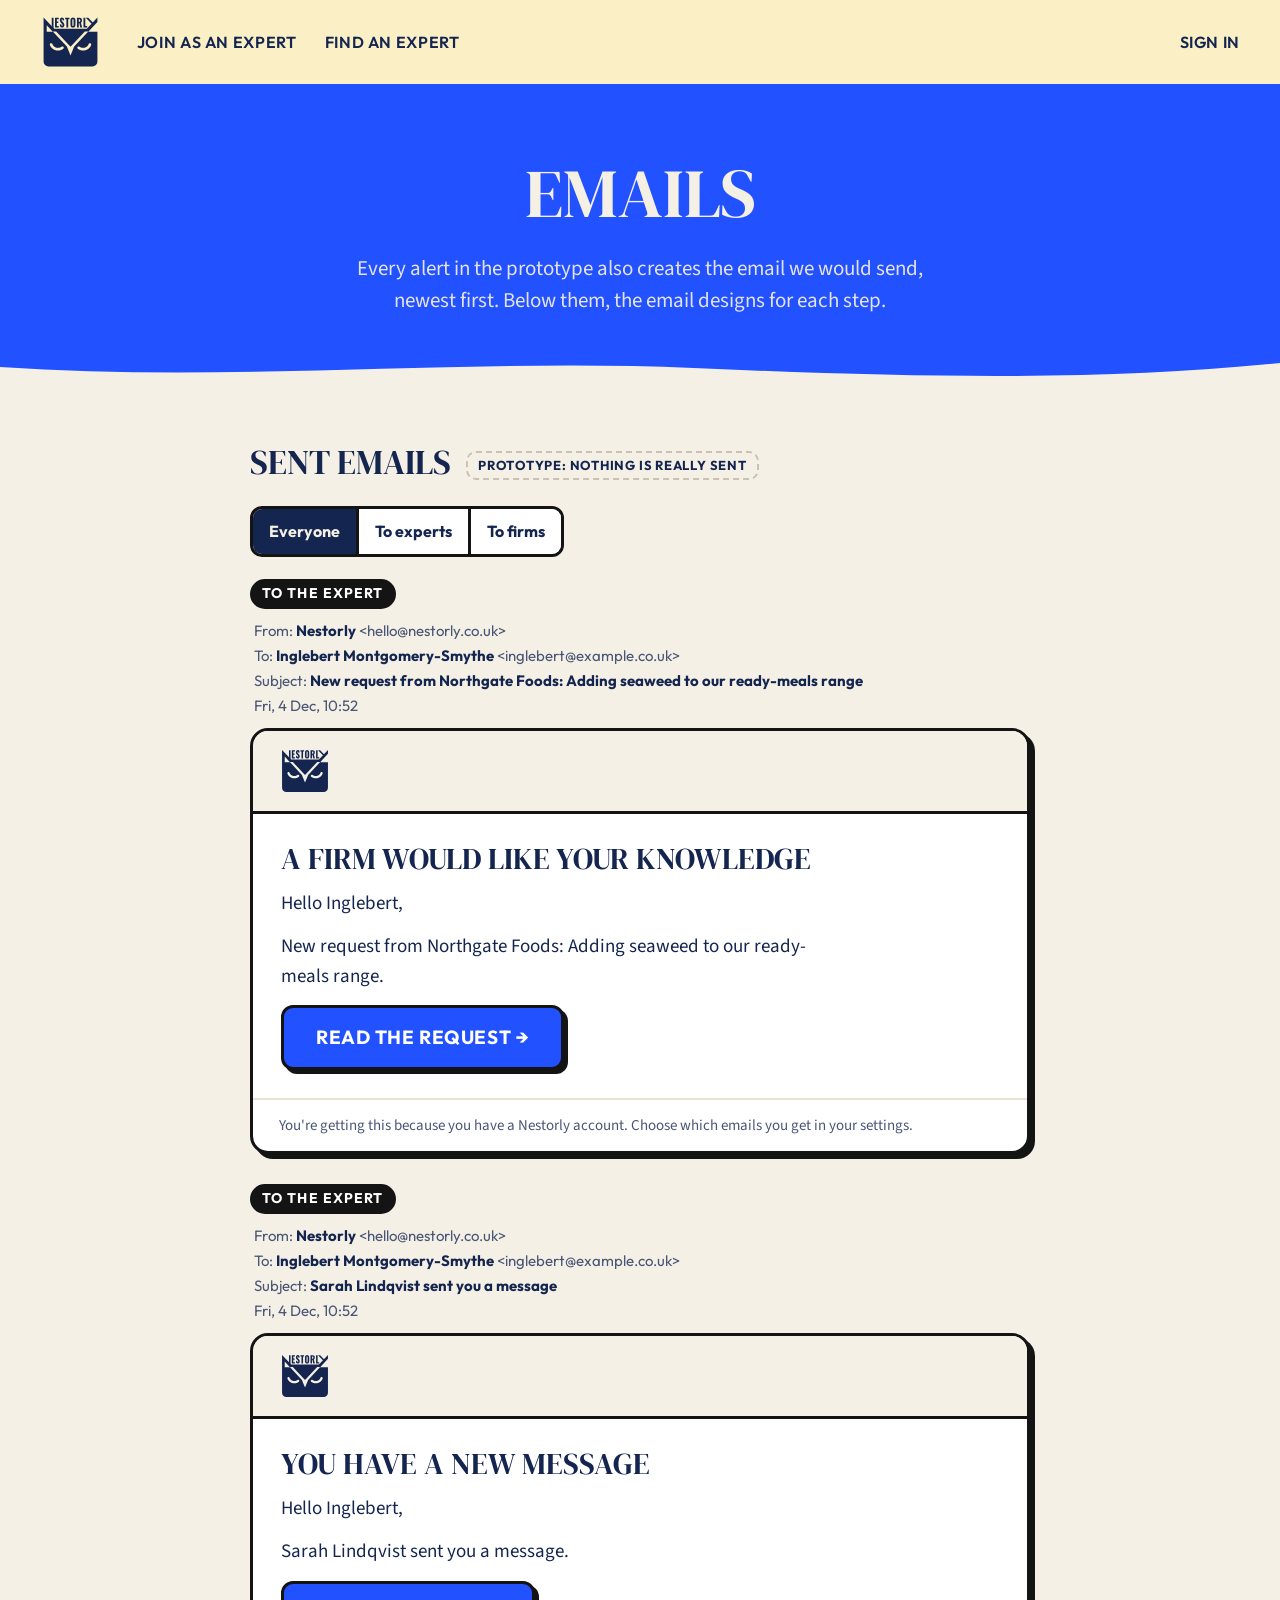
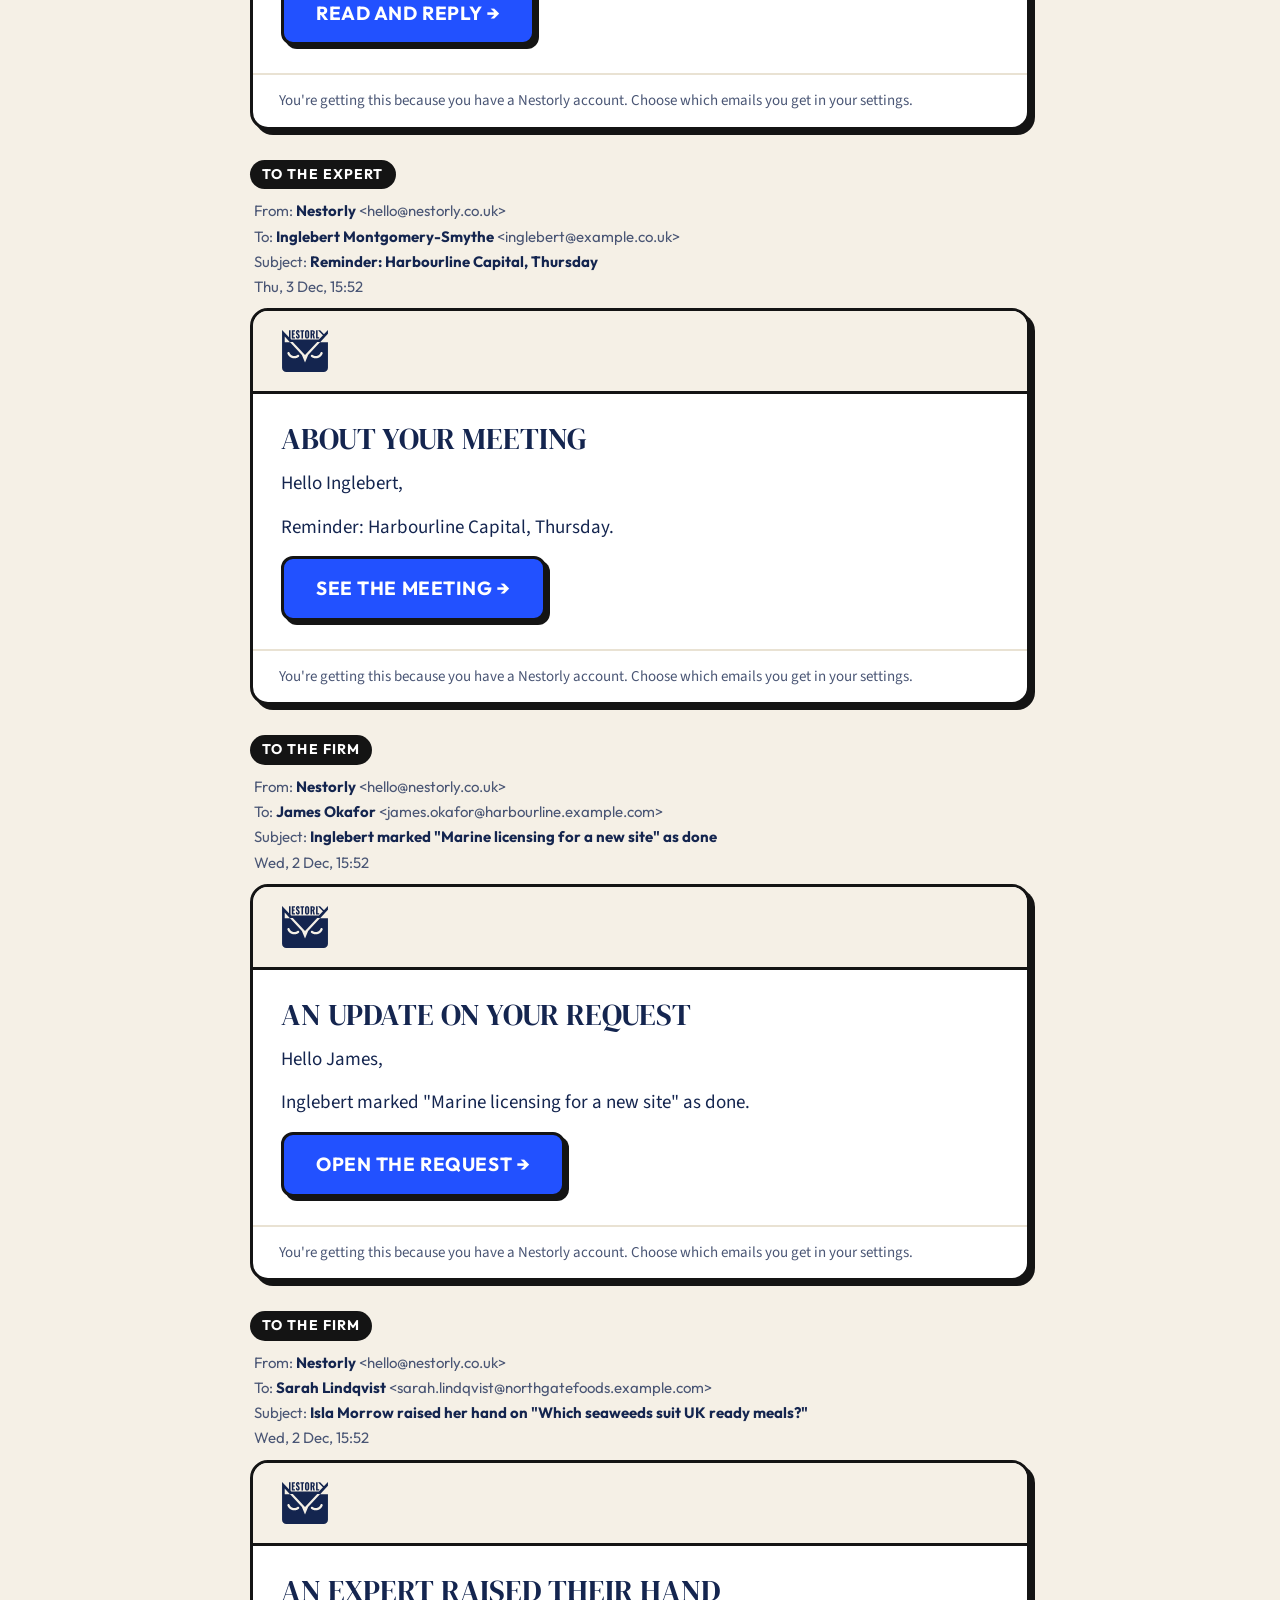
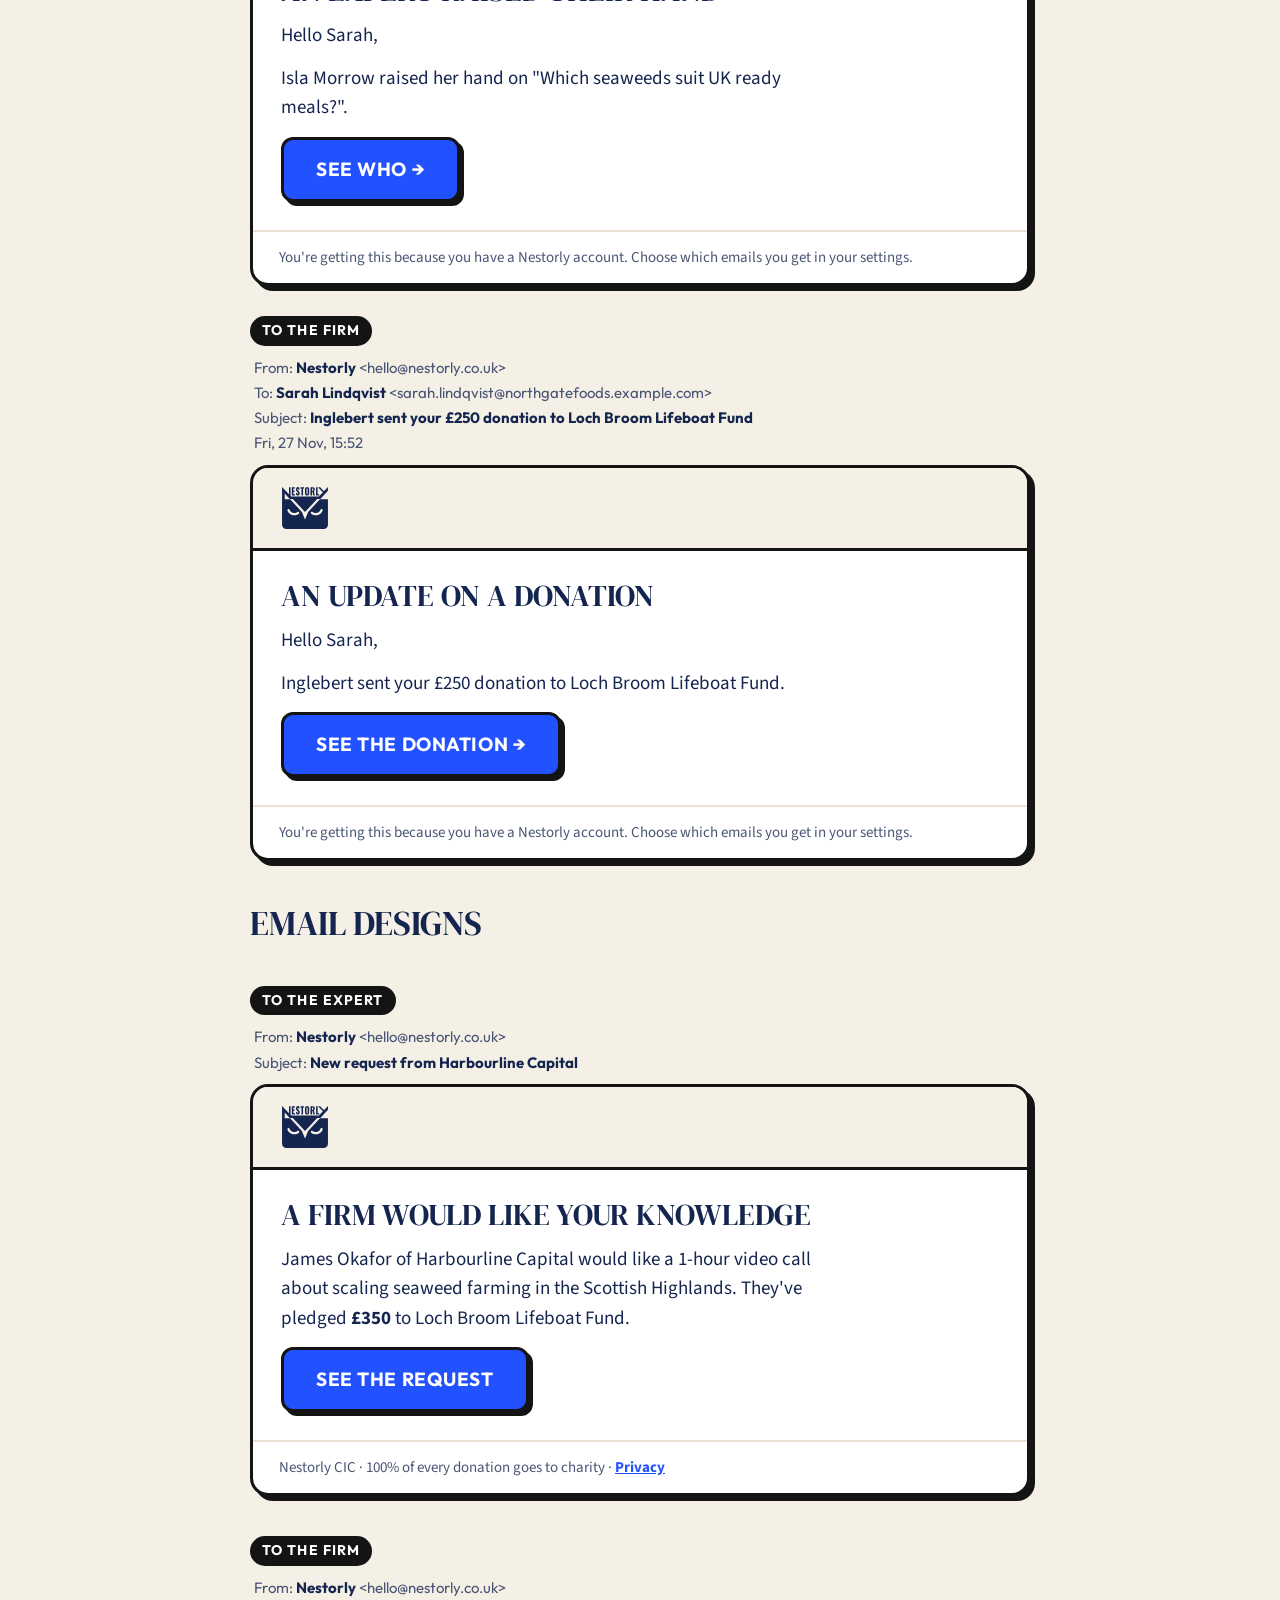
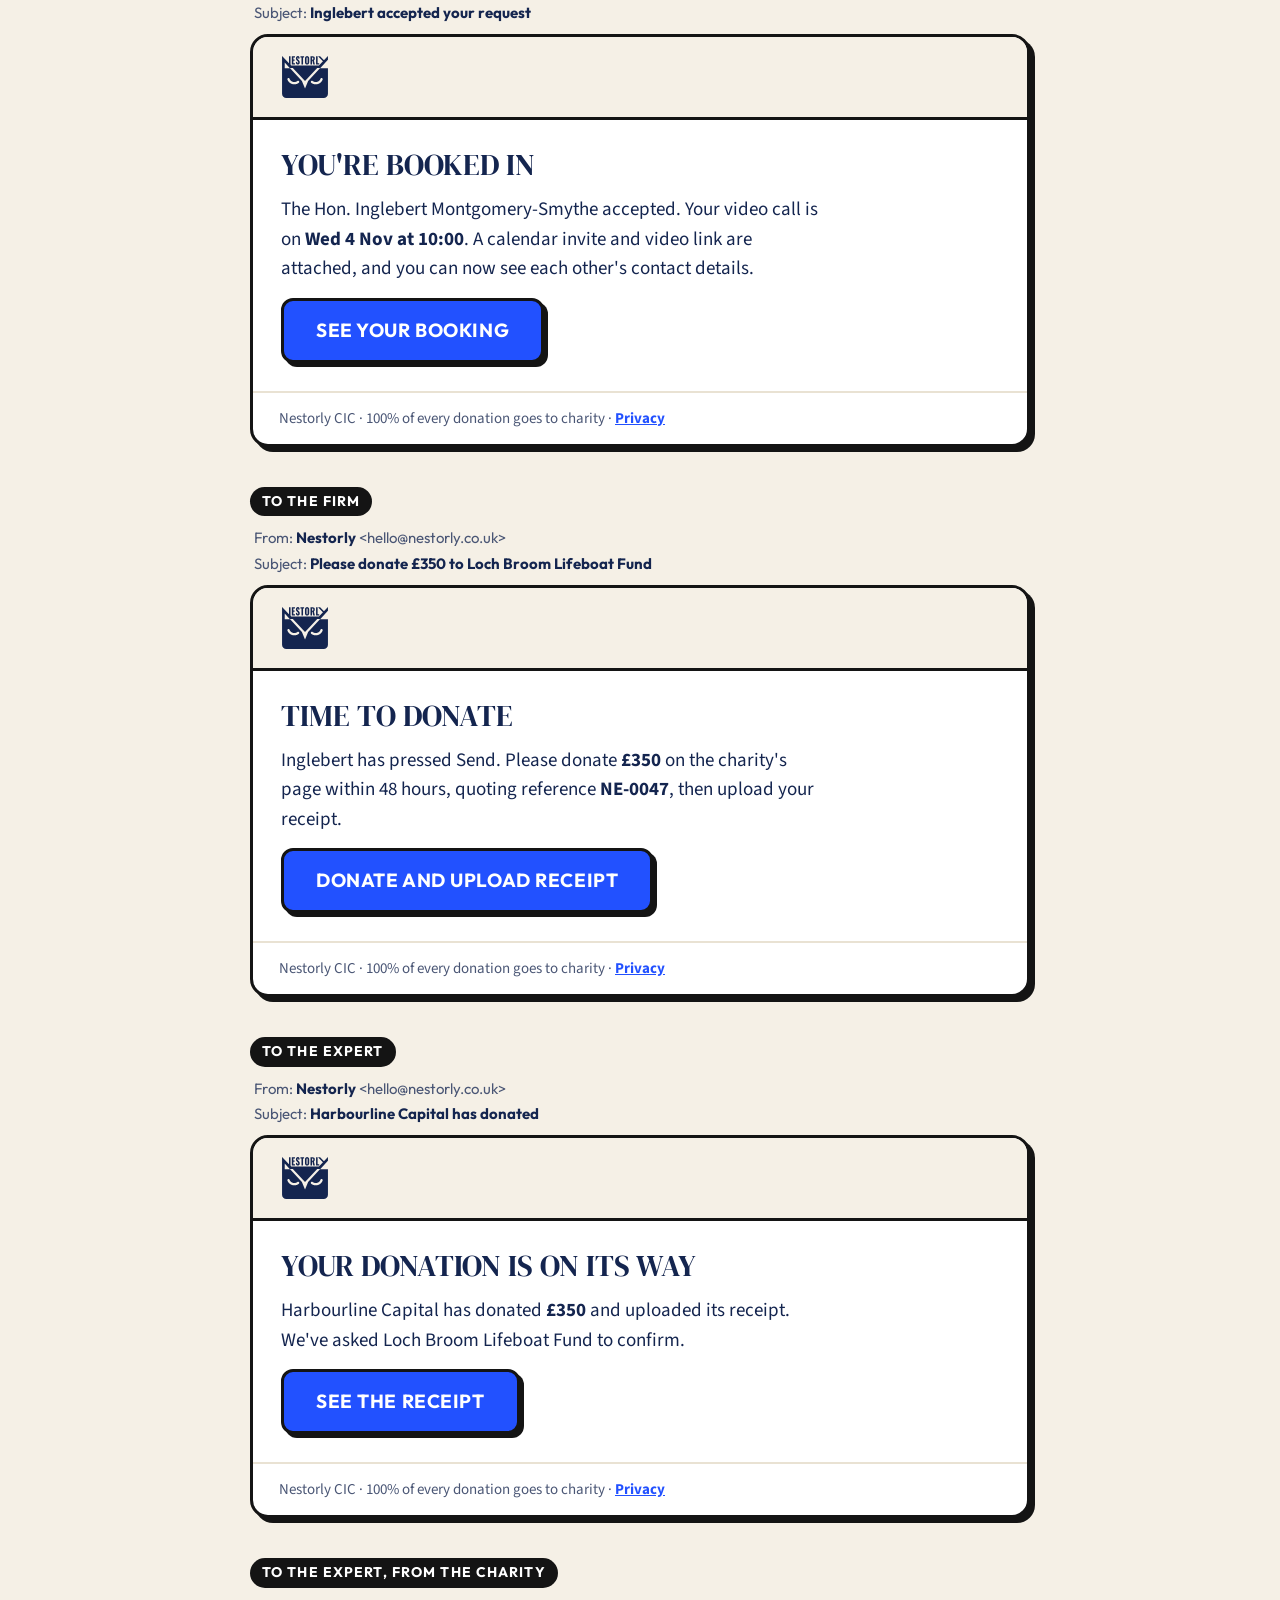
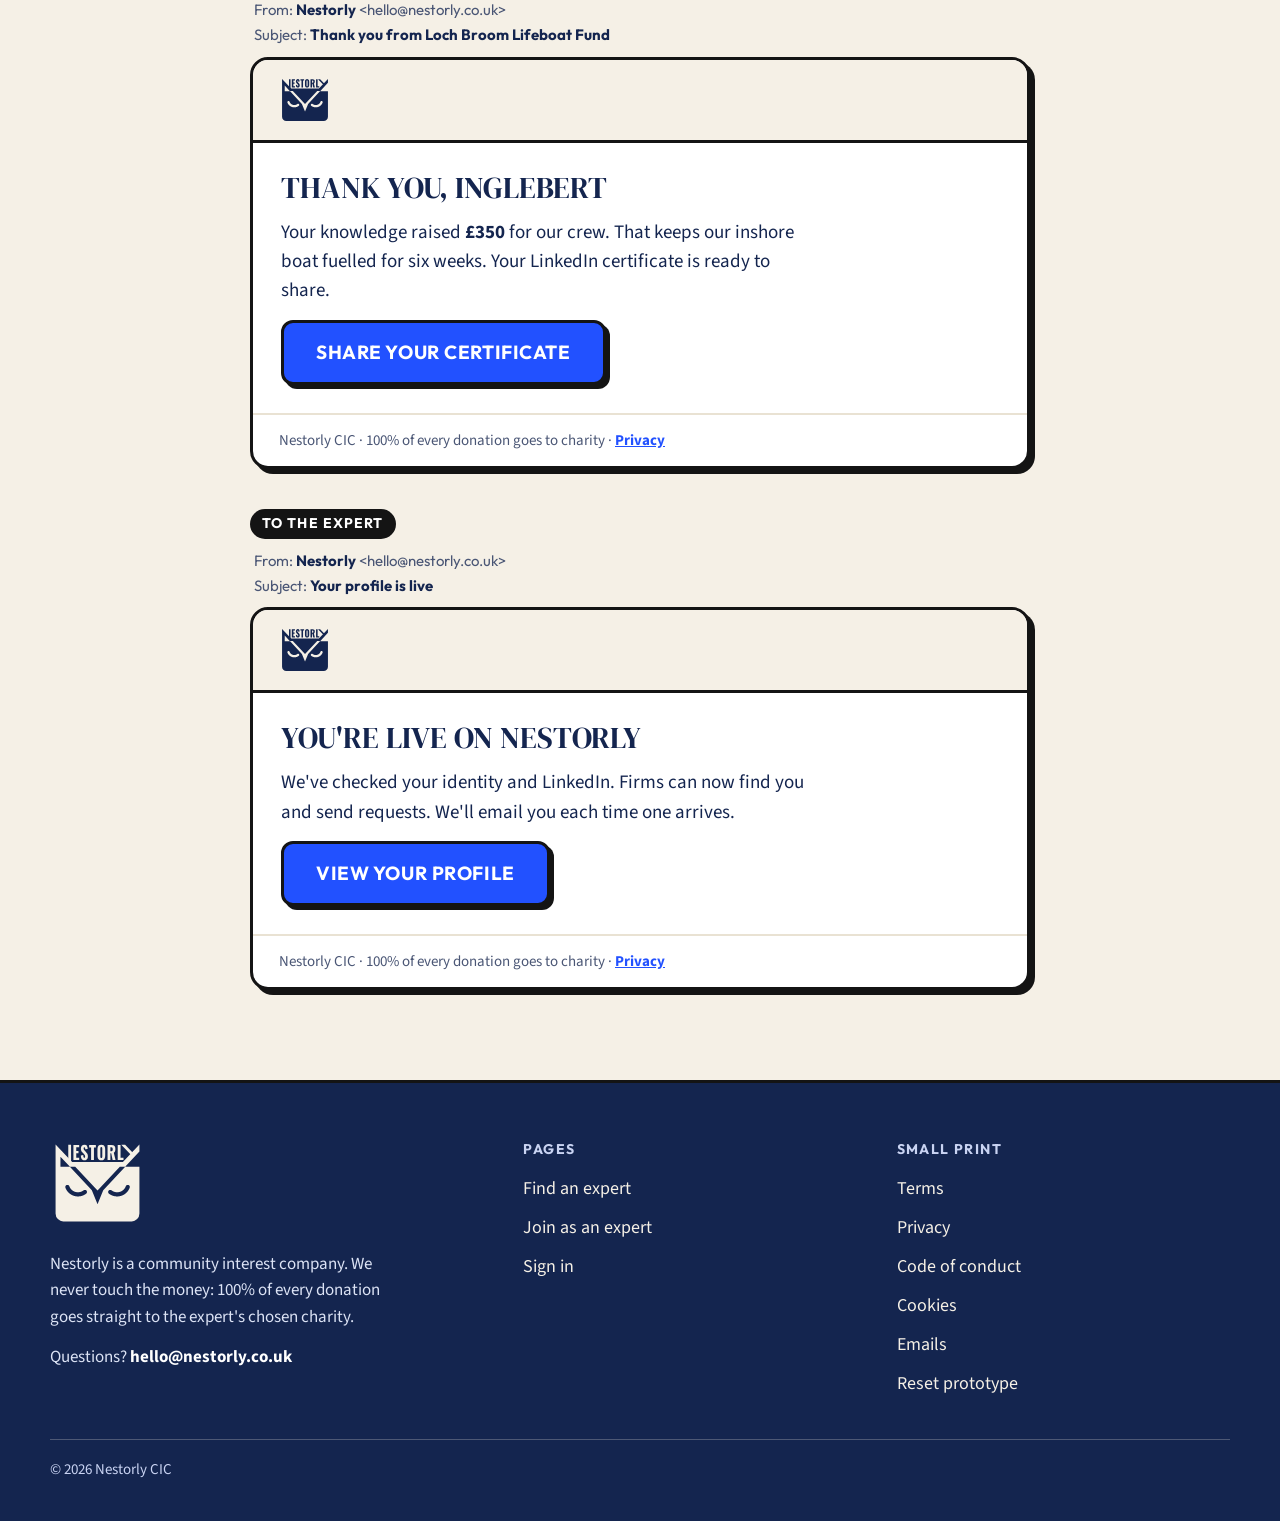
<file: emails.html>
<!doctype html>
<html lang="en"><head><meta charset="utf-8"><meta name="viewport" content="width=device-width, initial-scale=1, viewport-fit=cover">
<meta property="og:title" content="Nestorly: Specialise for charity">
<meta property="og:description" content="Experts share their knowledge; firms donate 100% to the expert’s chosen charity.">
<meta property="og:url" content="https://luke-w-l-m.github.io/nestorly-prototype/emails.html">
<meta property="og:type" content="website">
<meta property="og:image" content="https://luke-w-l-m.github.io/nestorly-prototype/og-image.png?v=4">
<meta property="og:image:width" content="1200">
<meta property="og:image:height" content="627">
<meta property="og:image:alt" content="Specialise for charity: three people talking over coffee at a round table">
<meta name="twitter:card" content="summary_large_image">
<meta name="twitter:title" content="Nestorly: Specialise for charity">
<meta name="twitter:description" content="Experts share their knowledge; firms donate 100% to the expert’s chosen charity.">
<meta name="twitter:image" content="https://luke-w-l-m.github.io/nestorly-prototype/og-image.png?v=4">
<meta name="twitter:image:alt" content="Specialise for charity: three people talking over coffee at a round table">
<title>Emails · Nestorly</title>
<link rel="stylesheet" href="https://fonts.googleapis.com/css2?family=DM+Serif+Display&family=Outfit:wght@600;700&family=Source+Sans+3:wght@400;600;700&display=swap">
<link rel="stylesheet" href="styles.css">
<style>
main{max-width:860px;margin:0 auto;padding-block:56px 90px;display:flex;flex-direction:column;gap:40px}
.mail{display:flex;flex-direction:column;gap:10px}
.env{font-family:var(--ui);font-size:15px;color:var(--muted);display:flex;flex-direction:column;gap:2px;padding-left:4px}
.env b{color:var(--navy)}
.msg{background:var(--white);border:3px solid var(--ink);border-radius:18px;box-shadow:5px 5px 0 var(--ink);overflow:hidden}
.mh{background:var(--paper);border-bottom:3px solid var(--ink);padding:16px 26px}
.mh .logo{height:48px;width:auto;display:block}
.mb{padding:28px;display:flex;flex-direction:column;gap:14px}
.mb h2{margin:0;font-family:var(--head);font-weight:400;font-size:30px;line-height:1.1;text-transform:uppercase}
.mb p{margin:0;font-size:19px;max-width:60ch}
.mf{border-top:2px solid var(--soft);padding:14px 26px;font-size:15px;color:var(--muted)}
.who{font-family:var(--ui);font-weight:700;font-size:14px;letter-spacing:.08em;text-transform:uppercase;background:var(--ink);color:var(--white);border-radius:999px;padding:4px 12px;align-self:flex-start}
.inbox{display:flex;flex-direction:column;gap:22px}
.protonote{display:inline-block;vertical-align:middle;font-family:var(--ui);font-size:13px;font-weight:700;letter-spacing:.06em;color:var(--navy);border:2px dashed #C9C2B3;border-radius:10px;padding:4px 10px;margin-left:8px}
.sentlist{display:flex;flex-direction:column;gap:30px}
.seg{display:inline-flex;flex-wrap:wrap;border:3px solid var(--ink);border-radius:12px;overflow:hidden;align-self:flex-start}
.seg button{all:unset;cursor:pointer;font-family:var(--ui);font-weight:700;font-size:16px;padding:10px 16px;color:var(--navy);background:#fff}
.seg button+button{border-left:3px solid var(--ink)}
.seg button[aria-pressed="true"]{background:var(--navy);color:#F5F0E6}
.seg button:focus-visible{outline:3px solid var(--cobalt);outline-offset:-5px}
.empty{color:var(--muted);font-size:18px;border:3px dashed var(--ink);border-radius:16px;padding:20px;margin:0}
.more{all:unset;cursor:pointer;font-family:var(--ui);font-weight:700;color:var(--navy);text-decoration:underline;text-underline-offset:4px;align-self:flex-start}
</style>
</head><body>
<header id="site-head"></header>
<main class="gut">
  <div style="display:flex;flex-direction:column;gap:14px">
    <h1 class="page">Emails</h1>
    <p class="lead">Every alert in the prototype also creates the email we would send, newest first. Below them, the email designs for each step.</p>
  </div>
  <section class="inbox" aria-labelledby="inbox-h">
    <h2 class="sec" id="inbox-h" style="font-size:34px">Sent emails <span class="protonote">Prototype: nothing is really sent</span></h2>
    <div class="seg" role="group" aria-label="Show emails to" id="filt"></div>
    <div id="sent" class="sentlist"></div>
  </section>
  <h2 class="sec" style="font-size:34px">Email designs</h2>
  <div id="list"></div>
</main>
<footer id="site-foot"></footer>
<script src="store.js"></script>
<script src="site.js"></script>
<script>
const M=[
 ['To the expert','New request from Harbourline Capital','A firm would like your knowledge','James Okafor of Harbourline Capital would like a 1-hour video call about scaling seaweed farming in the Scottish Highlands. They\'ve pledged <b>£350</b> to Loch Broom Lifeboat Fund.','See the request','expert-dashboard.html'],
 ['To the firm','Inglebert accepted your request','You\'re booked in','The Hon. Inglebert Montgomery-Smythe accepted. Your video call is on <b>Wed 4 Nov at 10:00</b>. A calendar invite and video link are attached, and you can now see each other\'s contact details.','See your booking','firm-dashboard.html'],
 ['To the firm','Please donate £350 to Loch Broom Lifeboat Fund','Time to donate','Inglebert has pressed Send. Please donate <b>£350</b> on the charity\'s page within 48 hours, quoting reference <b>NE-0047</b>, then upload your receipt.','Donate and upload receipt','firm-dashboard.html'],
 ['To the expert','Harbourline Capital has donated','Your donation is on its way','Harbourline Capital has donated <b>£350</b> and uploaded its receipt. We\'ve asked Loch Broom Lifeboat Fund to confirm.','See the receipt','expert-dashboard.html'],
 ['To the expert, from the charity','Thank you from Loch Broom Lifeboat Fund','Thank you, Inglebert','Your knowledge raised <b>£350</b> for our crew. That keeps our inshore boat fuelled for six weeks. Your LinkedIn certificate is ready to share.','Share your certificate','expert-dashboard.html'],
 ['To the expert','Your profile is live','You\'re live on Nestorly','We\'ve checked your identity and LinkedIn. Firms can now find you and send requests. We\'ll email you each time one arrives.','View your profile','find.html']
];
const logo=window.DAPPER_LOGO('navy');
document.getElementById('list').outerHTML=M.map(m=>'<div class="mail"><span class="who">'+m[0]+'</span><div class="env"><span>From: <b>Nestorly</b> &lt;hello@nestorly.co.uk&gt;</span><span>Subject: <b>'+m[1]+'</b></span></div><div class="msg"><div class="mh">'+logo+'</div><div class="mb"><h2>'+m[2]+'</h2><p>'+m[3]+'</p><a class="btn" style="align-self:flex-start" href="'+m[5]+'">'+m[4]+'</a></div><div class="mf">Nestorly CIC · 100% of every donation goes to charity · <a class="link" href="legal.html#privacy">Privacy</a></div></div></div>').join('');
// Sent emails (2 Nov): one per alert, from the shared store, newest first
(function(){
  const esc=t=>String(t==null?'':t).replace(/[&<>"]/g,c=>({'&':'&amp;','<':'&lt;','>':'&gt;','"':'&quot;'}[c]));
  const me=DS.me(); let who=me?'me':'all', limit=10;
  const F=[['all','Everyone'],['expert','To experts'],['firm','To firms']].concat(me?[['me','Only mine']]:[]);
  function draw(){
    document.getElementById('filt').innerHTML=F.map(([k,l])=>'<button type="button" data-k="'+k+'" aria-pressed="'+(who===k)+'">'+l+'</button>').join('');
    document.querySelectorAll('#filt button').forEach(b=>b.onclick=()=>{ who=b.dataset.k; limit=10; draw(); });
    const list=DS.get().emails.filter(m=>who==='all'||(who==='me'?m.to===me.email:m.role===who));
    document.getElementById('sent').innerHTML=list.length?list.slice(0,limit).map(m=>'<div class="mail"><span class="who">To '+(m.role==='expert'?'the expert':'the firm')+'</span><div class="env"><span>From: <b>Nestorly</b> &lt;hello@nestorly.co.uk&gt;</span><span>To: <b>'+esc(m.toName)+'</b> &lt;'+esc(m.to)+'&gt;</span><span>Subject: <b>'+esc(m.subject)+'</b></span><span>'+esc(DS.when(m.at))+'</span></div>'+
      '<div class="msg"><div class="mh">'+logo+'</div><div class="mb"><h2>'+esc(m.heading)+'</h2><p>Hello '+esc(m.toName.split(' ')[0])+',</p><p>'+esc(m.body)+'</p><a class="btn" style="align-self:flex-start" href="'+esc(m.link)+'">'+esc(m.button)+' →</a></div><div class="mf">You\'re getting this because you have a Nestorly account. Choose which emails you get in your settings.</div></div></div>').join('')+
      (list.length>limit?'<button type="button" class="more" id="more">Show older emails ('+(list.length-limit)+' more)</button>':''):'<p class="empty">No emails yet.</p>';
    const mo=document.getElementById('more'); if(mo) mo.onclick=()=>{ limit+=10; draw(); };
  }
  draw(); addEventListener('dapper-change',draw);
})();
</script>
</body></html>
</file>
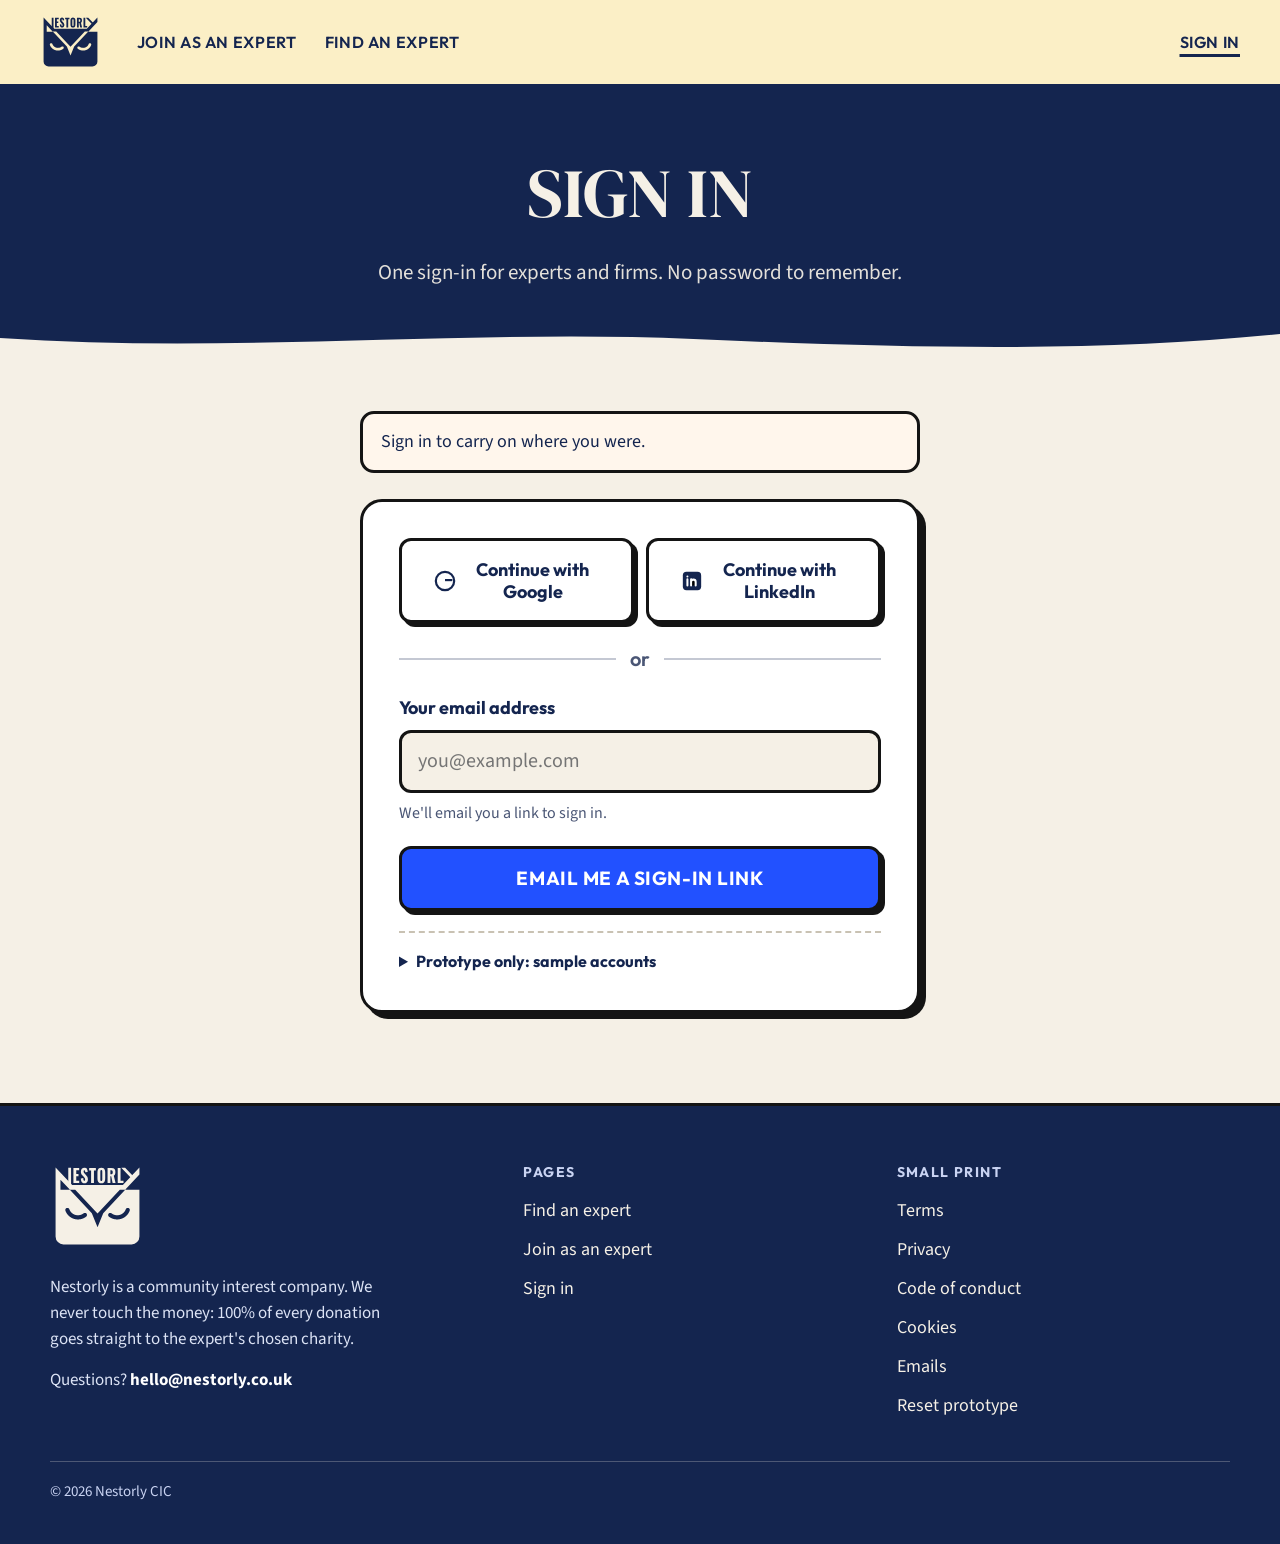
<file: expert-dashboard.html>
<!doctype html>
<html lang="en"><head><meta charset="utf-8"><meta name="viewport" content="width=device-width, initial-scale=1, viewport-fit=cover">
<meta property="og:title" content="Nestorly: Specialise for charity">
<meta property="og:description" content="Experts share their knowledge; firms donate 100% to the expert’s chosen charity.">
<meta property="og:url" content="https://luke-w-l-m.github.io/nestorly-prototype/expert-dashboard.html">
<meta property="og:type" content="website">
<meta property="og:image" content="https://luke-w-l-m.github.io/nestorly-prototype/og-image.png?v=4">
<meta property="og:image:width" content="1200">
<meta property="og:image:height" content="627">
<meta property="og:image:alt" content="Specialise for charity: three people talking over coffee at a round table">
<meta name="twitter:card" content="summary_large_image">
<meta name="twitter:title" content="Nestorly: Specialise for charity">
<meta name="twitter:description" content="Experts share their knowledge; firms donate 100% to the expert’s chosen charity.">
<meta name="twitter:image" content="https://luke-w-l-m.github.io/nestorly-prototype/og-image.png?v=4">
<meta name="twitter:image:alt" content="Specialise for charity: three people talking over coffee at a round table">
<title>Your dashboard · Nestorly</title>
<link rel="stylesheet" href="https://fonts.googleapis.com/css2?family=DM+Serif+Display&family=Outfit:wght@600;700&family=Source+Sans+3:wght@400;600;700&display=swap">
<link rel="stylesheet" href="styles.css">
<style>
main{max-width:1180px;margin:0 auto;padding-block:48px 90px;display:flex;flex-direction:column;gap:26px}
.hello{display:flex;justify-content:space-between;align-items:flex-end;gap:20px;flex-wrap:wrap}
.times{display:flex;flex-direction:column;gap:8px}
.decl{display:flex;flex-direction:column;gap:10px}
.decl .tick{font-size:17px;padding:10px 14px}
.total{display:flex;gap:26px;align-items:center;flex-wrap:wrap}
.total .big{font-family:var(--head);font-size:clamp(54px,7vw,88px);line-height:.9;color:var(--green)}
.private{display:inline-flex;gap:8px;align-items:center;font-family:var(--ui);font-weight:700;font-size:15px;border:2px solid var(--ink);border-radius:999px;padding:4px 12px;background:var(--soft)}
.certs{display:grid;grid-template-columns:repeat(2,minmax(0,360px));gap:28px}
.cq{container-type:inline-size}
.ccert{border:3px solid var(--ink);border-radius:6px;overflow:hidden;box-shadow:5px 5px 0 var(--ink)}
.c1{aspect-ratio:4/5;background:#fff;position:relative;overflow:hidden;color:var(--navy)}
.c1 .frame{position:absolute;inset:4.5cqw;border:.5cqw solid var(--navy);outline:.25cqw solid var(--navy);outline-offset:-2.2cqw}
.c1 .in{position:absolute;inset:4.5cqw;display:flex;flex-direction:column;align-items:center;justify-content:center;text-align:center;gap:2.2cqw;padding:9cqw 8cqw 11cqw}
.c1 .logo{height:13cqw;width:auto}
.c1 .k{font-family:var(--ui);font-weight:600;font-size:3.2cqw;letter-spacing:.32em;text-transform:uppercase;color:var(--cobalt)}
.c1 .photo{width:24cqw;height:24cqw;border-radius:50%;border:.6cqw solid var(--navy);background:#E9E4D8;display:grid;place-items:end center;overflow:hidden;margin-block:1cqw}
.c1 .photo svg{width:78%;height:78%}
.c1 .nm{font-family:var(--head);font-size:6cqw;line-height:1.08}
.c1 .rule{width:16cqw;height:.4cqw;background:var(--navy);margin-block:.6cqw}
.c1 .amt{font-family:var(--head);font-size:12cqw;line-height:.9;color:#18743a}
.c1 .to{font-size:3.4cqw;line-height:1.35}
.c1 .to b{font-family:var(--ui);font-weight:700;display:block;font-size:4cqw}
.c1 .date{position:absolute;right:10cqw;top:9cqw;font-family:var(--ui);font-weight:500;font-size:2.8cqw;color:var(--muted)}
.ok-msg{background:#D6F1E1;border:3px solid var(--ink);border-radius:14px;padding:14px 18px;font-size:18px;margin:0}
.empty{color:var(--muted);font-size:18px;border:3px dashed var(--ink);border-radius:16px;padding:20px;margin:0}
@media (max-width:760px){.certs{grid-template-columns:1fr}}
.rq{display:flex;flex-direction:column;gap:16px}
.goal{background:#FCEFC7;border:3px solid var(--ink);border-radius:14px;padding:14px 18px;box-shadow:4px 4px 0 var(--ink)}
.goal p{margin:6px 0 0;font-size:19px;font-weight:600}
.rsec{display:flex;flex-direction:column;gap:8px}
.rsec ol{margin:0;padding-left:24px;display:flex;flex-direction:column;gap:6px;font-size:18px}
.panel2{background:var(--white);border:3px solid var(--ink);border-radius:16px;padding:22px;display:flex;flex-direction:column;gap:18px}
.firmbox{background:#fff;border:3px solid var(--ink);border-radius:16px;padding:18px 20px;display:flex;flex-direction:column;gap:14px}
.firmbox-h{display:flex;flex-wrap:wrap;justify-content:space-between;align-items:center;gap:10px}
.decl{display:flex;flex-direction:column;gap:10px}
.decl .tick{font-size:17px;padding:10px 14px}
.decl .tick.chk{border-color:#1F9D55;background:#EAF7EF;font-weight:700}
.times{display:flex;flex-direction:column;gap:8px}
.panel2 h3{margin:0;font-family:var(--head);font-weight:400;font-size:28px;text-transform:uppercase}
.panel2.acc{border-color:var(--green);box-shadow:5px 5px 0 var(--green)}
.panel2.dec{box-shadow:5px 5px 0 var(--ink)}
.acts{display:flex;gap:12px;flex-wrap:wrap;align-items:center}
.sec2{margin:0;font-family:var(--head);font-weight:400;font-size:32px;line-height:1.1;text-transform:uppercase;color:var(--navy)}
/* To do */
.todo{display:grid;grid-template-columns:repeat(2,minmax(0,1fr));gap:20px}
.tcard{border:3px solid var(--ink);border-radius:18px;background:var(--paper);padding:20px 22px;display:flex;flex-direction:column;gap:12px}
.tcard h3{margin:0;font-family:var(--ui);font-size:19px;display:flex;gap:10px;align-items:center}
.tcard h3 .badge{background:var(--navy)}
.trow{display:flex;justify-content:space-between;align-items:center;gap:14px;border-top:2px solid #E2DACA;padding-top:12px}
.trow b{font-family:var(--ui);font-size:17px;display:block}
.trow span{color:var(--muted);font-size:16px}
.trow .btn{flex:none}
.tcard.wide{grid-column:1/-1}
.tcard.found{background:#FCEFC7}
.allclear{font-size:19px}
/* segmented filter */
.seg{display:inline-flex;border:3px solid var(--ink);border-radius:12px;overflow:hidden;align-self:flex-start}
.seg button{all:unset;cursor:pointer;font-family:var(--ui);font-weight:700;font-size:16px;padding:10px 18px;color:var(--navy);background:#fff}
.seg button+button{border-left:3px solid var(--ink)}
.seg button[aria-pressed="true"]{background:var(--navy);color:#F5F0E6}
.seg button:focus-visible{outline:3px solid var(--cobalt);outline-offset:-5px}
.back{all:unset;cursor:pointer;font-family:var(--ui);font-weight:700;font-size:17px;color:var(--navy);text-decoration:underline;text-underline-offset:4px;align-self:flex-start}
/* messages */
.thread{display:flex;flex-direction:column;gap:10px}
.msg{max-width:78%;border:2px solid var(--ink);border-radius:14px;padding:10px 14px;background:#fff;font-size:18px}
.msg.me{align-self:flex-end;background:#DCE5FF}
.msg small{display:block;color:var(--muted);font-size:14px;font-family:var(--ui);font-weight:600;margin-bottom:2px}
.msgform{display:flex;gap:10px;align-items:flex-end}
.msgform textarea{flex:1;min-height:60px;font:inherit;font-size:18px;border:3px solid var(--ink);border-radius:12px;padding:10px 14px;background:var(--paper);color:var(--navy)}
/* questions */
.q{border:3px solid var(--ink);border-radius:18px;background:var(--paper);padding:20px 22px;display:flex;flex-direction:column;gap:10px}
.q h3{margin:0;font-family:var(--ui);font-size:21px}
.q p{margin:0}
.q .meta{color:var(--muted);font-size:16px}
.q textarea{font:inherit;font-size:18px;border:3px solid var(--ink);border-radius:12px;padding:10px 14px;background:#fff;color:var(--navy)}
.handnote{border-left:5px solid var(--green);padding:6px 12px;background:#fff;white-space:pre-line;font-size:17px}
/* donations */
.total{display:flex;gap:26px;align-items:center;flex-wrap:wrap}
.total .big{font-family:var(--head);font-size:clamp(54px,7vw,88px);line-height:.9;color:#18743a}
.private{display:inline-flex;gap:8px;align-items:center;font-family:var(--ui);font-weight:700;font-size:15px;border:2px solid var(--ink);border-radius:999px;padding:4px 12px;background:var(--soft)}
.tgl{all:unset;cursor:pointer;display:inline-flex;gap:12px;align-items:center;font-family:var(--ui);font-weight:700;font-size:17px;color:var(--navy)}
.tgl i{width:52px;height:30px;border-radius:999px;border:3px solid var(--ink);background:#E9E2D3;position:relative;box-sizing:border-box;transition:background .2s ease}
.tgl i::after{content:"";position:absolute;top:3px;left:3px;width:18px;height:18px;border-radius:50%;background:var(--ink);transition:transform .2s ease}
.tgl[aria-checked="true"] i{background:#1F9D55}
.tgl[aria-checked="true"] i::after{transform:translateX(22px);background:#fff}
.tgl:focus-visible{outline:3px solid var(--cobalt);outline-offset:3px}
.btn.green{background:#1F9D55;color:#fff}
/* profile form */
.pform{display:flex;flex-direction:column;gap:22px}
.pform fieldset{border:3px solid var(--ink);border-radius:16px;padding:18px 20px;display:flex;flex-direction:column;gap:16px;margin:0}
.pform legend{font-family:var(--ui);font-weight:700;font-size:19px;padding:0 6px}
.pform input[type=text],.pform input[type=email],.pform input[type=tel],.pform input[type=number],.pform textarea,.pform select{font:inherit;font-size:19px;color:var(--navy);background:var(--paper);border:3px solid var(--ink);border-radius:12px;padding:12px 14px;width:100%;box-sizing:border-box}
.pform textarea{min-height:120px}
.chips{display:flex;flex-wrap:wrap;gap:8px}
label.chip{cursor:pointer;display:inline-flex;align-items:center;gap:8px;border:2px solid var(--ink);border-radius:999px;padding:7px 14px;font-family:var(--ui);font-weight:600;font-size:16px;background:#fff}
label.chip input{position:absolute;opacity:0;width:1px;height:1px}
label.chip:has(input:checked){background:var(--ink);color:#fff}
label.chip:has(input:focus-visible){outline:3px solid var(--cobalt);outline-offset:2px}
label.chip.off{opacity:.4;cursor:not-allowed}
.jobrow{display:grid;grid-template-columns:2fr 1fr;gap:10px;border-top:2px solid #E2DACA;padding-top:12px}
.jobrow textarea{grid-column:1/-1;min-height:70px}
.statusbar{display:flex;justify-content:space-between;align-items:center;gap:16px;flex-wrap:wrap;border:3px solid var(--ink);border-radius:16px;padding:16px 20px;background:var(--paper)}
.rcpt{padding:0;border:0;background:none;max-width:none;max-height:none;overflow:visible}
.rcpt::backdrop{background:rgba(20,37,79,.8)}
@media (max-width:760px){.todo{grid-template-columns:1fr}.trow{flex-wrap:wrap}.msg{max-width:92%}.jobrow{grid-template-columns:1fr}.msgform{flex-direction:column;align-items:stretch}}
.counter{border-top:2px solid #E2DACA;padding-top:12px;display:flex;flex-direction:column;gap:12px}
.counter summary{cursor:pointer;font-family:var(--ui);font-weight:700;font-size:17px;color:var(--navy)}
.counter[open]{gap:14px}
.counter .row{margin-top:12px}
.counter .btn{margin-top:12px;align-self:flex-start}
.counter input{font:inherit;font-size:19px;color:var(--navy);background:var(--paper);border:3px solid var(--ink);border-radius:12px;padding:10px 12px;width:100%;box-sizing:border-box}
</style>
</head><body>
<header id="site-head"></header>
<main class="gut">
  <div class="hello">
    <div><span class="eyebrow">Expert dashboard</span><h1 class="page" id="hi">Hello</h1></div>
    <a class="btn ghost sm" id="asfirms" href="find.html">See my profile as firms do</a>
  </div>
  <div>
    <div class="tabs" role="tablist" id="tabs"></div>
    <div class="panel" id="panel" role="tabpanel"></div>
  </div>
</main>
<dialog class="rcpt" id="rcpt" aria-labelledby="rcpt-h"><div class="gatecard" id="rcpt-in"></div></dialog>
<footer id="site-foot"></footer>
<script src="store.js"></script>
<script src="site.js"></script>
<script src="expert-dashboard.js"></script>
</body></html>
</file>
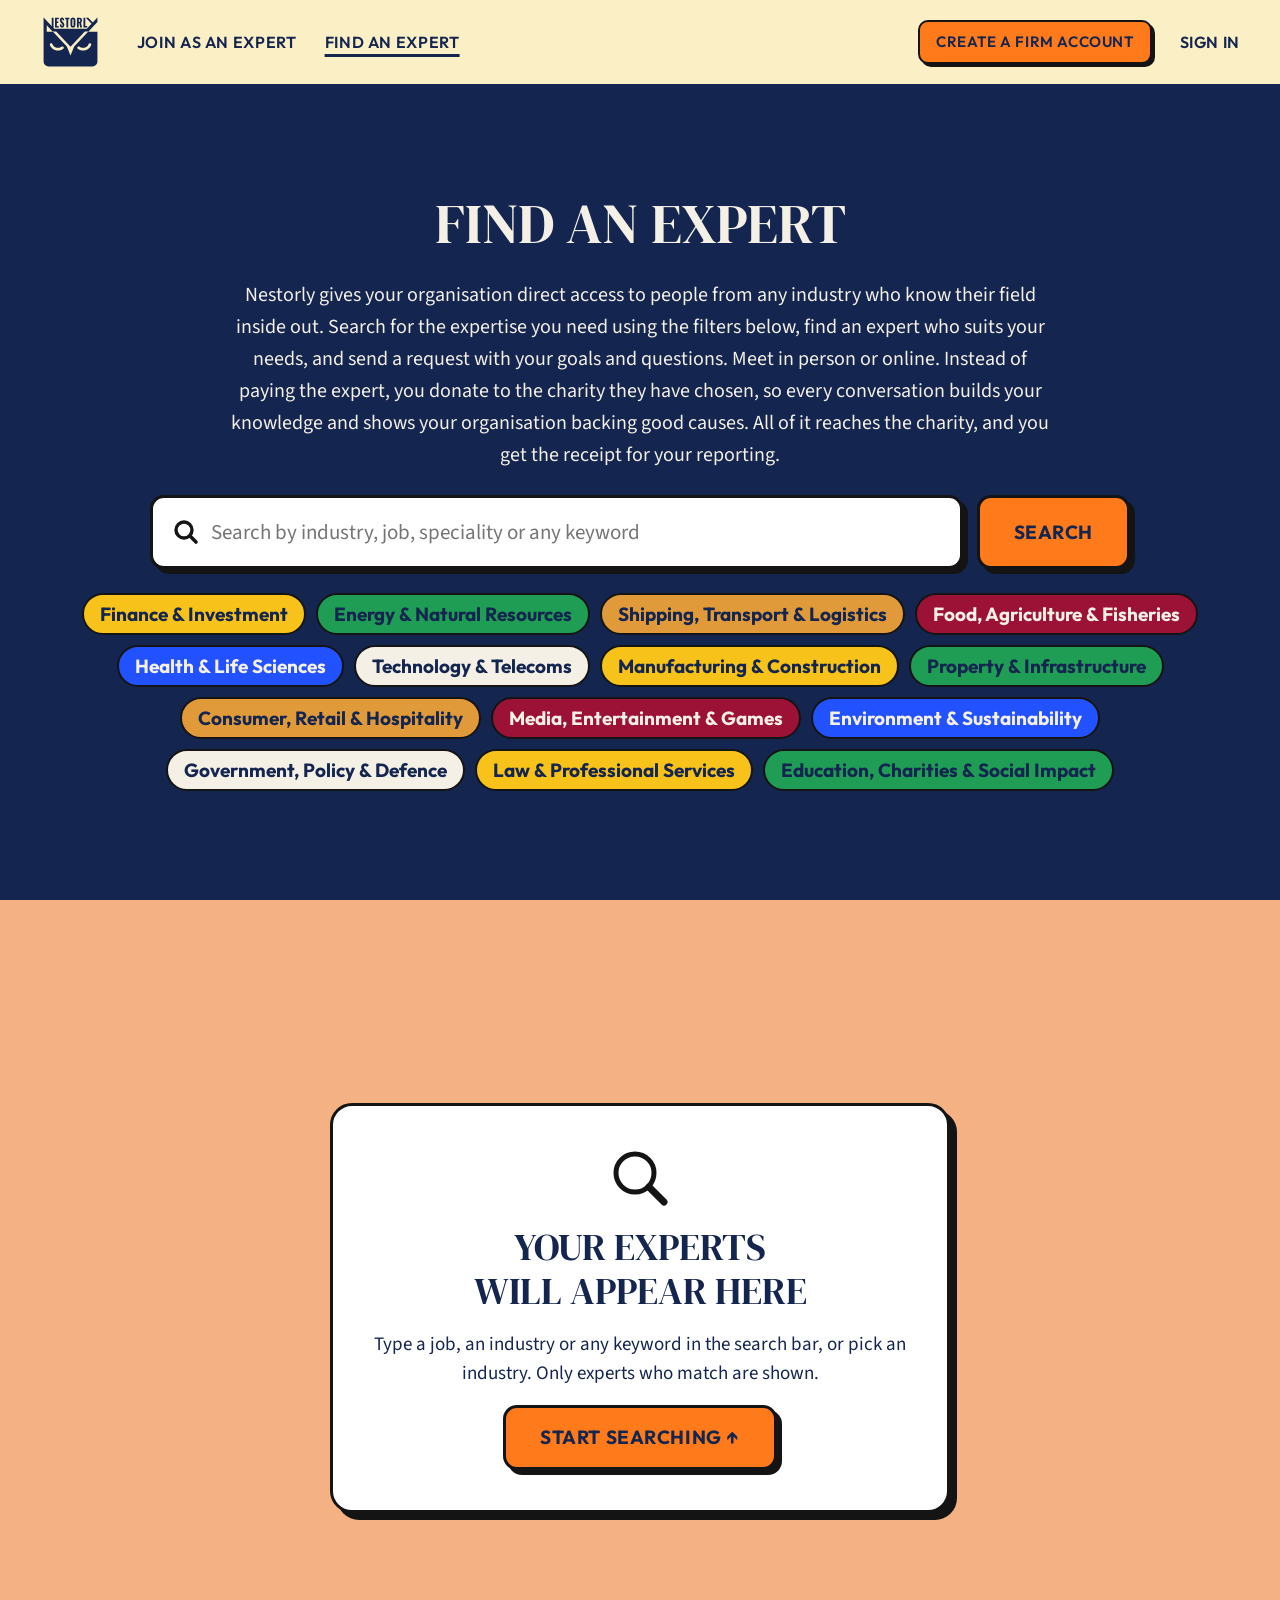
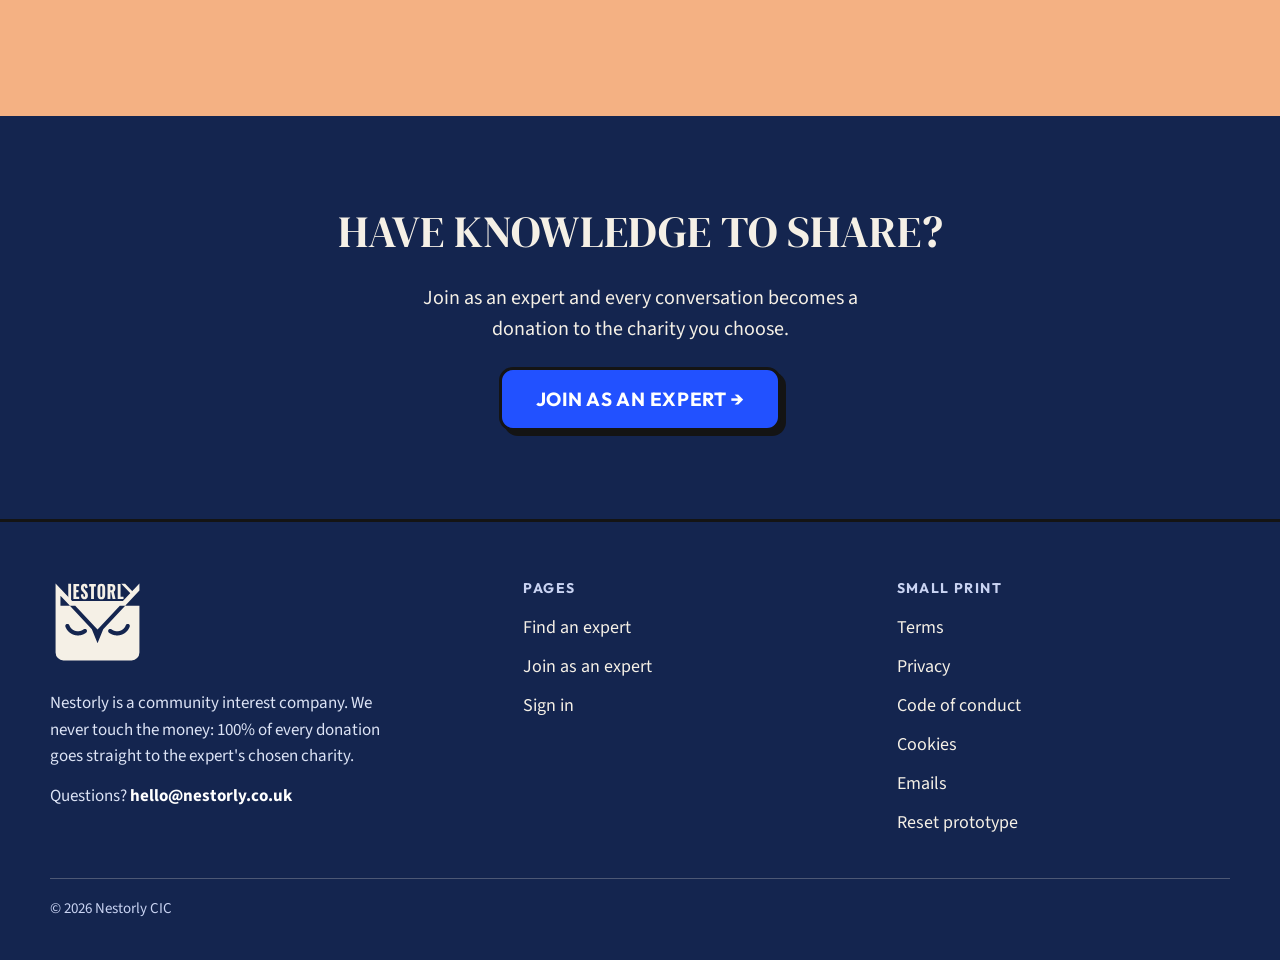
<file: find.html>
<!doctype html>
<html lang="en"><head><meta charset="utf-8"><meta name="viewport" content="width=device-width, initial-scale=1, viewport-fit=cover">
<meta property="og:title" content="Nestorly: Specialise for charity">
<meta property="og:description" content="Experts share their knowledge; firms donate 100% to the expert’s chosen charity.">
<meta property="og:url" content="https://luke-w-l-m.github.io/nestorly-prototype/find.html">
<meta property="og:type" content="website">
<meta property="og:image" content="https://luke-w-l-m.github.io/nestorly-prototype/og-image.png?v=4">
<meta property="og:image:width" content="1200">
<meta property="og:image:height" content="627">
<meta property="og:image:alt" content="Specialise for charity: three people talking over coffee at a round table">
<meta name="twitter:card" content="summary_large_image">
<meta name="twitter:title" content="Nestorly: Specialise for charity">
<meta name="twitter:description" content="Experts share their knowledge; firms donate 100% to the expert’s chosen charity.">
<meta name="twitter:image" content="https://luke-w-l-m.github.io/nestorly-prototype/og-image.png?v=4">
<meta name="twitter:image:alt" content="Specialise for charity: three people talking over coffee at a round table">
<title>Find an expert · Nestorly</title>
<link rel="stylesheet" href="https://fonts.googleapis.com/css2?family=DM+Serif+Display&family=Outfit:wght@600;700&family=Source+Sans+3:wght@400;600;700&display=swap">
<link rel="stylesheet" href="styles.css">
<style>
/* Layout: cream top bar with centred logo; big outlined search bar + industry chips; then a two-pane catalogue: scrolling list of expert cards (left) and the selected expert's full profile (right). Card-shuffle loader while searching. */
:root{
  --paper:#F5F0E6; --ink:#141414; --navy:#14254F; --cobalt:#2251FF; --green:#1F9D55; --white:#ffffff; --muted:#4A5675; --soft:#E9E2D3;
  --head:'DM Serif Display', Georgia, serif; --body:'Source Sans 3', Arial, sans-serif; --ui:'Outfit', Arial, sans-serif;
  color-scheme: light;
}
[hidden]{display:none!important}
body{background:var(--paper);color:var(--navy);font-family:var(--body);font-size:20px;line-height:1.55}
body::before{content:"";position:fixed;inset:0 0 auto;height:env(safe-area-inset-top,0px);z-index:10;background:var(--paper)}
.gut{padding-left:max(40px,env(safe-area-inset-left,0px));padding-right:max(40px,env(safe-area-inset-right,0px))}
.logo{display:block;height:56px;width:auto}
a:focus-visible,button:focus-visible,input:focus-visible{outline:3px solid var(--cobalt);outline-offset:3px}

h1{margin:0;font-family:var(--head);font-weight:400;font-size:clamp(38px,4.4vw,62px);line-height:1;text-transform:uppercase}
.search{display:flex;gap:14px;flex-wrap:wrap}
.search input{flex:1 1 380px;min-width:0;font:inherit;font-size:21px;color:var(--navy);background:var(--white);border:3px solid var(--ink);border-radius:14px;padding:18px 20px 18px 58px;box-shadow:5px 5px 0 var(--ink);background-image:url("data:image/svg+xml,%3Csvg xmlns='http://www.w3.org/2000/svg' width='26' height='26' viewBox='0 0 26 26'%3E%3Ccircle cx='11' cy='11' r='8' fill='none' stroke='%23141414' stroke-width='3.4'/%3E%3Cpath d='M17 17l6 6' stroke='%23141414' stroke-width='3.6' stroke-linecap='round'/%3E%3C/svg%3E");background-repeat:no-repeat;background-position:20px center}
.btn{font-family:var(--ui);font-weight:700;font-size:19px;letter-spacing:.03em;text-transform:uppercase;padding:18px 34px;border-radius:14px;border:3px solid var(--ink);cursor:pointer;box-shadow:5px 5px 0 var(--ink);background:var(--cobalt);color:var(--white)}
.btn:active{transform:translate(2px,2px);box-shadow:3px 3px 0 var(--ink)}
.chips{display:flex;flex-wrap:wrap;gap:10px}
.chip{font-family:var(--ui);font-weight:600;font-size:16px;border:3px solid var(--ink);border-radius:999px;padding:8px 16px;background:var(--white);color:var(--navy);cursor:pointer}
.chip[aria-pressed="true"]{background:var(--ink);color:var(--white)}
.count{font-family:var(--ui);font-weight:600;font-size:17px;color:var(--muted);margin:0}

.cat{display:grid;grid-template-columns:400px minmax(0,1fr);gap:32px;align-items:start}
.list{display:flex;flex-direction:column;gap:16px;max-height:calc(100vh - 150px);overflow-y:auto;padding:4px 12px 12px 4px;position:sticky;top:110px}
.ec{all:unset;box-sizing:border-box;cursor:pointer;display:flex;flex-direction:column;gap:4px;background:var(--white);border:3px solid var(--ink);border-radius:18px;padding:20px 22px;box-shadow:4px 4px 0 var(--ink);transition:transform .3s ease, box-shadow .3s ease}
.ec:hover{transform:translateY(-4px);box-shadow:6px 9px 0 var(--ink)}
.ec:focus-visible{outline:3px solid var(--cobalt);outline-offset:3px}
.ec[aria-current="true"]{background:var(--soft);box-shadow:inset 0 0 0 3px var(--cobalt),4px 4px 0 var(--ink)}
.ec .nm{font-family:var(--head);font-size:25px;line-height:1.1}
.ec .rl{font-weight:700;font-size:17px;line-height:1.35}
.ec .mt{font-size:16px;color:var(--muted);line-height:1.4}
.ec .chr{margin-top:8px;font-family:var(--ui);font-weight:600;font-size:15px;border-top:2px solid var(--soft);padding-top:8px}

.prof{background:var(--white);border:3px solid var(--ink);border-radius:24px;box-shadow:7px 7px 0 var(--ink);padding:40px;display:flex;flex-direction:column;gap:30px;min-width:0}
.ph{display:flex;gap:28px;flex-wrap:wrap;align-items:flex-start}
.pic{width:150px;height:150px;border-radius:20px;border:3px solid var(--ink);background:var(--soft);display:grid;place-items:end center;overflow:hidden;flex:none}
.pic svg{width:116px;height:116px}
.pt{flex:1 1 300px;display:flex;flex-direction:column;gap:6px;min-width:0}
.pt h2{margin:0;font-family:var(--head);font-weight:400;font-size:clamp(32px,3vw,44px);line-height:1.05}
.pt .hl{font-weight:700;font-size:21px}
.pt .mt{color:var(--muted);font-size:18px}
.pt a{color:var(--cobalt);font-weight:700;font-size:17px}
.prof h3{margin:0 0 10px;font-family:var(--ui);font-size:15px;letter-spacing:.1em;text-transform:uppercase;color:var(--muted)}
.prof section{border-top:2px solid var(--navy);padding-top:22px}
.prof p{margin:0;max-width:70ch}
.tags{display:flex;flex-wrap:wrap;gap:8px}
.tags span{font-family:var(--ui);font-weight:600;font-size:15px;border:2px solid var(--ink);border-radius:999px;padding:5px 12px}
.tags span.ind{background:var(--ink);color:var(--white)}
.tl{list-style:none;margin:0;padding:0;display:flex;flex-direction:column;gap:18px}
.tl li{display:grid;grid-template-columns:22px minmax(0,1fr);gap:14px}
.tl li::before{content:"";width:16px;height:16px;border-radius:50%;background:var(--ink);margin-top:7px}
.tl b{font-family:var(--ui);font-size:19px;display:block}
.tl .w{color:var(--muted);font-size:17px}
.tl p{font-size:18px}
.two{display:grid;grid-template-columns:repeat(2,minmax(0,1fr));gap:20px}
.charity{border:3px solid var(--ink);border-radius:18px;padding:22px 24px;background:var(--paper);display:flex;flex-direction:column;gap:10px}
.charity b{font-family:var(--ui);font-size:22px}
.charity q{font-style:italic;quotes:"“" "”"}
.charity a{color:var(--cobalt);font-weight:700;font-size:17px;align-self:flex-start}
.don{display:flex;justify-content:space-between;align-items:center;gap:20px;flex-wrap:wrap}
.don .amt{font-family:var(--head);font-size:34px;line-height:1}
.don small{display:block;color:var(--muted);font-size:16px}
.req{align-self:flex-start}

.empty{background:var(--white);border:3px dashed var(--ink);border-radius:18px;padding:24px;font-size:18px}

/* card-shuffle loader */
.loader{display:flex;flex-direction:column;align-items:center;gap:18px;padding-block:60px;grid-column:1/-1}
.shuffle{position:relative;width:320px;height:150px;max-width:100%}
.hand{position:absolute;bottom:0;width:70px;height:46px;background:var(--ink);border-radius:26px 26px 18px 18px}
.hand.l{left:10px}.hand.r{right:10px}
.fly{position:absolute;left:28px;bottom:30px;width:36px;height:52px;background:var(--white);border:3px solid var(--ink);border-radius:6px;animation:flick 1.1s cubic-bezier(.45,.05,.35,1) infinite}
.fly:nth-child(4){animation-delay:.14s}.fly:nth-child(5){animation-delay:.28s}.fly:nth-child(6){animation-delay:.42s}.fly:nth-child(7){animation-delay:.56s}
.fly::after{content:"";position:absolute;inset:7px;border-radius:3px;background:var(--cobalt)}
@keyframes flick{0%{transform:translate(0,0) rotate(-14deg)}50%{transform:translate(120px,-90px) rotate(0deg)}100%{transform:translate(236px,0) rotate(14deg)}}
.loader p{margin:0;font-family:var(--head);font-size:30px;text-transform:uppercase}

@media (max-width:960px){
  .gut{padding-left:max(16px,env(safe-area-inset-left,0px));padding-right:max(16px,env(safe-area-inset-right,0px))}
  .cat{grid-template-columns:1fr}
  .list{position:static;max-height:none;overflow:visible;padding:0}
  .prof{padding:24px}
  .two{grid-template-columns:1fr}
}
@media (prefers-reduced-motion:reduce){
  .fly{animation:none;opacity:0}.fly:nth-child(3){opacity:1;transform:translate(120px,-60px)}
  .ec,.ec:hover{transition:none;transform:none}
}
.firmhow{display:flex;flex-direction:column;gap:24px}
.fsteps{display:grid;grid-template-columns:repeat(4,minmax(0,1fr));gap:20px;list-style:none;margin:0;padding:0}
.fsteps li{background:var(--white);border:3px solid var(--ink);border-radius:20px;box-shadow:5px 5px 0 var(--ink);padding:24px;display:flex;flex-direction:column;gap:10px}
.fsteps .n{width:52px;height:52px;border-radius:50%;background:var(--ink);color:var(--white);display:grid;place-items:center;font-family:var(--head);font-size:26px}
.fsteps b{font-family:var(--ui);font-size:20px;line-height:1.25}
.fsteps p{margin:0;font-size:17px}
.ffaq{display:flex;flex-direction:column;gap:12px}
.ffaq details{background:var(--white);border:3px solid var(--ink);border-radius:16px;padding:16px 20px}
.ffaq summary{font-family:var(--ui);font-weight:700;font-size:19px;cursor:pointer}
.ffaq details p{margin:10px 0 0;max-width:70ch}
.tstrip.mid{margin-block:6px}
@media (max-width:960px){.fsteps{grid-template-columns:repeat(2,minmax(0,1fr))}}
@media (max-width:560px){.fsteps{grid-template-columns:1fr}}
/* Find page buttons (30 Oct): tangerine with navy text (white failed contrast at 2.6:1; navy is 5.7:1); text links stay navy */
#sform .btn,.prof .btn,.ec .go,#gate .btn:not(.ghost){background:#FF7A1A;color:#14254F}
#sform .btn:hover,.prof .btn:hover,.ec:hover .go,#gate .btn:not(.ghost):hover{background:#E86A0C}
#sform .btn:focus-visible,.prof .btn:focus-visible,#gate .btn:focus-visible{outline:3px solid var(--navy);outline-offset:3px}
/* signed out (30 Oct): preview cards only, in a grid; a card opens the sign-up prompt */
.cat.out{grid-template-columns:1fr}
.cat.out .list{position:static;max-height:none;overflow:visible;display:grid;grid-template-columns:repeat(auto-fill,minmax(300px,1fr));padding:4px}
.cat.out .prof{display:none}
.ec .go{margin-top:12px;align-self:flex-start}
.pacts{display:flex;gap:12px;align-items:center;flex-wrap:wrap}
.savebtn{all:unset;box-sizing:border-box;cursor:pointer;display:inline-flex;gap:8px;align-items:center;min-height:48px;padding:0 16px;border:3px solid var(--ink);border-radius:14px;background:#fff;font-family:var(--ui);font-weight:700;font-size:17px;color:var(--navy);box-shadow:4px 4px 0 var(--ink)}
.savebtn svg{width:22px;height:22px;color:#fff}
.savebtn[aria-pressed="true"] svg{color:#FF7A1A}
.savebtn:focus-visible{outline:3px solid var(--navy);outline-offset:3px}
/* ===== Find an expert (2 Nov): the Join page system in tangerine. Navy header with search, apricot results, navy closing band; snap scrolling ===== */
:root{--topbar:86px}
html{scroll-snap-type:y mandatory}
#site-foot{scroll-snap-align:end}
@media (max-width:900px),(max-height:700px){html{scroll-snap-type:y proximity}}
.snap{box-sizing:border-box;min-height:calc(100svh - var(--topbar));scroll-snap-align:start;scroll-margin-top:var(--topbar)}
.apr{background:#F4B183}
.navy{background:var(--navy);color:var(--paper)}
.hero + .pwave{display:none} /* straight edges */
.fhero{background:var(--navy);color:var(--paper);display:flex;flex-direction:column;justify-content:center}
.fhero .inner{width:100%;max-width:1180px;margin-inline:auto;padding-block:36px;display:flex;flex-direction:column;align-items:center;gap:24px}
.fhero h1.lbl{font-size:clamp(40px,4.4vw,64px);line-height:1.1;color:var(--paper)}
.fhero .firmlead{margin:0;max-width:82ch;font-size:20px;line-height:1.6;color:var(--paper);text-wrap:pretty}
.fhero .search{width:100%;max-width:980px}
.fhero .chips{justify-content:center;gap:10px}
/* industry chips: the illustration palette in rotation, black outline, navy or cream text (19px bold, so emerald + navy at 4.3:1 passes as large text) */
.fhero .chip{font-weight:700;font-size:19px;border:2px solid var(--ink);padding:7px 16px;transition:transform .2s ease,box-shadow .2s ease}
.fhero .chip:nth-child(6n+1){background:#F7C21A;color:#14254F}
.fhero .chip:nth-child(6n+2){background:#1F9D55;color:#14254F}
.fhero .chip:nth-child(6n+3){background:#E09A3A;color:#14254F}
.fhero .chip:nth-child(6n+4){background:#9B1236;color:#F5F0E6}
.fhero .chip:nth-child(6n+5){background:#2251FF;color:#F5F0E6}
.fhero .chip:nth-child(6n){background:#F5F0E6;color:#14254F}
.fhero .chip:hover{transform:translate(-1px,-1px);box-shadow:3px 3px 0 var(--ink)}
.fhero .chip[aria-pressed="true"]{transform:translate(-2px,-2px);box-shadow:4px 4px 0 var(--ink);outline:3px solid var(--paper);outline-offset:2px}
.fhero .chip[aria-pressed="true"]::before{content:"✓ "}
.fhero .chip:focus-visible{outline:3px solid var(--paper);outline-offset:3px}
.fhero #sform .btn:focus-visible{outline-color:var(--paper)}
/* results on apricot; the list and the profile scroll inside, so the page stays at this snap point */
.fres{padding-block:28px;display:flex;flex-direction:column}
.fres > .inner{width:100%;max-width:1280px;margin-inline:auto;flex:1;display:flex;flex-direction:column;gap:16px}
.fres .count{color:var(--navy);font-size:18px}
.rbar{display:flex;justify-content:space-between;align-items:baseline;gap:16px;flex-wrap:wrap}
.totop{all:unset;cursor:pointer;font-family:var(--ui);font-weight:700;font-size:17px;color:var(--navy);text-decoration:underline;text-underline-offset:4px}
.totop:focus-visible{outline:3px solid var(--navy);outline-offset:3px}
.fres .cat{height:calc(100svh - var(--topbar) - 110px);min-height:460px}
.fres .list{position:static;max-height:100%;overflow-y:auto;padding:4px 14px 14px 4px;overscroll-behavior:contain}
.fres .prof{max-height:100%;overflow-y:auto;box-sizing:border-box;overscroll-behavior:contain}
.fres .list,.fres .prof{scrollbar-width:thin;scrollbar-color:#14254F transparent}
.fres .ec{box-shadow:5px 5px 0 var(--ink)}
.fres .ec[aria-current="true"]{background:#FFF6EC;box-shadow:inset 0 0 0 3px #FF7A1A,5px 5px 0 var(--ink)}
.fres .ec .chr{border-top-color:#F4B183}
.fres .empty{background:var(--white);border:3px solid var(--ink);box-shadow:5px 5px 0 var(--ink)}
.cat.out .list{max-height:100%}
.cat.out .ec[aria-current="true"]{background:var(--white);box-shadow:5px 5px 0 var(--ink)} /* signed out: no selected card */
.fres .loader{flex:1;justify-content:center}
.fres .fly::after{background:#FF7A1A}
.empty0{margin:auto;max-width:620px;background:var(--white);border:3px solid var(--ink);border-radius:22px;box-shadow:7px 7px 0 var(--ink);padding:40px 36px;display:flex;flex-direction:column;align-items:center;text-align:center;gap:16px}
.empty0 svg{width:64px;height:64px}
.empty0 h2{margin:0;font-family:var(--head);font-weight:400;font-size:clamp(28px,3vw,38px);line-height:1.15;text-transform:uppercase;text-wrap:balance}
.empty0 p{margin:0;font-size:19px}
.empty0 .btn{background:#FF7A1A;color:#14254F}
.empty0 .btn:hover{background:#E86A0C}
.empty0 .btn:focus-visible{outline:3px solid var(--navy);outline-offset:3px}
/* closing band: the one cobalt button on the page, since it leads to Join */
.fclose{min-height:0;padding-block:88px;display:flex;flex-direction:column;align-items:center;text-align:center;gap:22px}
.fclose h2.sec,.fclose h2.sec > span.l{color:var(--paper)!important}
.fclose p{margin:0;font-size:20px;max-width:46ch}
.fclose .btn{background:#2251FF;color:#fff}
.fclose .btn:focus-visible{outline:3px solid var(--paper);outline-offset:3px}
@media (max-width:600px){
  .fhero .inner{gap:20px;padding-block:28px}
  .fhero .firmlead{font-size:18px;text-align:left}
  .fhero .search{flex-wrap:nowrap;gap:10px}
  .fhero .search input{flex:1 1 auto;font-size:18px;padding:14px 12px 14px 46px;background-position:14px center;background-size:22px}
  .fhero .search .btn{padding:14px 16px;font-size:16px}
  .fhero .chips{gap:8px}
  .fhero .chip{padding:6px 13px}
}
@media (max-width:960px){
  .fres .cat{height:auto;min-height:0}
  .fres .list,.fres .prof{max-height:none;overflow:visible}
  .empty0{padding:28px 22px}
}
</style>
</head><body>

<header id="site-head"></header>

<section class="snap hero fhero gut" id="top" aria-labelledby="find-h"><div class="inner">
  <h1 class="page" id="find-h">Find an expert</h1>
  <p class="firmlead">Nestorly gives your organisation direct access to people from any industry who know their field inside out. Search for the expertise you need using the filters below, find an expert who suits your needs, and send a request with your goals and questions. Meet in person or online. Instead of paying the expert, you donate to the charity they have chosen, so every conversation builds your knowledge and shows your organisation backing good causes. All of it reaches the charity, and you get the receipt for your reporting.</p>
  <form class="search" id="sform" role="search">
    <label for="q" class="sr" style="position:absolute;left:-9999px">Search experts</label>
    <input type="search" id="q" placeholder="Search by industry, job, speciality or any keyword">
    <button class="btn" type="submit">Search</button>
  </form>
  <div class="chips" id="chips" aria-label="Quick industry filters"></div>
</div></section>

<main class="snap apr gut fres" id="results" aria-label="Search results"><div class="inner">
  <div class="empty0" id="empty0">
    <svg viewBox="0 0 64 64" aria-hidden="true"><circle cx="27" cy="27" r="19" fill="#FFFFFF" stroke="#141414" stroke-width="5"/><path d="M41 41l15 15" stroke="#141414" stroke-width="7" stroke-linecap="round"/></svg>
    <h2>Your experts will appear here</h2>
    <p>Type a job, an industry or any keyword in the search bar, or pick an industry. Only experts who match are shown.</p>
    <button type="button" class="btn" data-totop>Start searching ↑</button>
  </div>
  <div class="rbar" id="rbar" hidden><p class="count" id="count" aria-live="polite"></p><button type="button" class="link totop" data-totop>Change search ↑</button></div>
  <div class="cat" id="cat">
    <div class="list" id="list" aria-label="Experts"></div>
    <article class="prof" id="prof" aria-live="polite"></article>
  </div>
  <div class="loader" id="loader" hidden>
    <div class="shuffle" aria-hidden="true"><span class="hand l"></span><span class="hand r"></span><span class="fly"></span><span class="fly"></span><span class="fly"></span><span class="fly"></span><span class="fly"></span></div>
    <p>Finding your specialist</p>
  </div>
</div></main>

<section class="snap navy fclose gut" id="share" aria-labelledby="share-h">
  <h2 class="sec" id="share-h">Have knowledge to share?</h2>
  <p>Join as an expert and every conversation becomes a donation to the charity you choose.</p>
  <a class="btn" href="join.html">Join as an expert →</a>
</section>

<dialog class="enldlg" id="gate" aria-labelledby="gate-h">
    <div class="enldlg-in">
      <button type="button" class="enldlg-x" id="gatex" aria-label="Close"><span aria-hidden="true">×</span></button>
      <div class="gatecard">
        <h2 id="gate-h">Create a free firm account to see full profiles and send requests</h2>
        <p>It takes a couple of minutes with your work email. Searching and preview cards stay open to everyone.</p>
        <div class="acts"><a class="btn" href="firm-signup.html?from=expert">Create a firm account</a><a class="btn ghost" href="signin.html?next=find.html">Sign in</a></div>
      </div>
    </div>
  </dialog>

<footer id="site-foot"></footer>
<script src="store.js"></script>
<script src="site.js"></script>
<script>
const IND=['Finance & Investment','Energy & Natural Resources','Shipping, Transport & Logistics','Food, Agriculture & Fisheries','Health & Life Sciences','Technology & Telecoms','Manufacturing & Construction','Property & Infrastructure','Consumer, Retail & Hospitality','Media, Entertainment & Games','Environment & Sustainability','Government, Policy & Defence','Law & Professional Services','Education, Charities & Social Impact'];
// experts come from the shared store (2 Nov), so newly published profiles appear here too
const E=DS.get().experts.filter(e=>e.status==='live');
function keep(){try{sessionStorage.setItem('dapper-expert',String(sel))}catch(e){}}
let ind=null, sel=0, shown=[];
const $=id=>document.getElementById(id);
const esc=s=>String(s).replace(/[&<>"]/g,c=>({'&':'&amp;','<':'&lt;','>':'&gt;','"':'&quot;'}[c]));
const person='<svg viewBox="0 0 60 60" aria-hidden="true"><circle cx="30" cy="22" r="13" fill="#141414"/><path d="M8 58c0-14 10-22 22-22s22 8 22 22z" fill="#141414"/></svg>';
IND.forEach((t,i)=>{const b=document.createElement('button');b.type='button';b.className='chip';b.id='ind'+i;b.textContent=t;b.setAttribute('aria-pressed','false');b.onclick=()=>{ind=ind===t?null:t;$('chips').querySelectorAll('.chip').forEach(c=>c.setAttribute('aria-pressed',c.textContent===ind));run();};$('chips').appendChild(b);});
function match(e,q){ if(ind&&!e.ind.includes(ind)) return false; if(!q) return true; const hay=[e.n,e.top,e.cur,e.loc,e.about,e.spec.join(' '),e.ind.join(' '),e.jobs.flat().join(' ')].join(' ').toLowerCase(); return q.toLowerCase().split(/\s+/).every(w=>hay.includes(w)); }
function list(){
  $('list').innerHTML='';
  if(!shown.length){ $('list').innerHTML='<div class="empty">No experts match yet. Try a broader word, or clear the industry filter.</div>'; $('prof').hidden=true; return; }
  $('prof').hidden=false;
  shown.forEach(i=>{const e=E[i];const b=document.createElement('button');b.className='ec';b.type='button';b.id='e'+i;b.setAttribute('aria-current',i===sel);
    b.innerHTML='<span class="nm">'+esc(e.n)+'</span><span class="rl">'+esc(e.top)+'</span>'+(e.cur&&e.cur!==e.top?'<span class="mt">Now: '+esc(e.cur)+'</span>':'')+'<span class="mt">Based in '+esc(e.loc)+'</span><span class="mt">'+esc(e.ind.join(' · '))+'</span><span class="chr">Supports: '+esc(e.ch)+'</span>'+(OUT?'<span class="btn sm go" aria-hidden="true">Request a conversation</span>':'');
    b.onclick=()=>{sel=i;keep();if(OUT) return gate(b);list();prof();if(innerWidth<960)$('prof').scrollIntoView({behavior:'smooth'});};$('list').appendChild(b);});
}
// signed-in firms can save experts (2 Nov): a bookmark, kept in the shared store
const ME=DS.me(), FIRM=ME&&ME.role==='firm'?ME.ref:null;
const BM='<svg viewBox="0 0 24 24" aria-hidden="true"><path d="M6 3h12v18l-6-4.5L6 21z" fill="currentColor" stroke="#141414" stroke-width="2" stroke-linejoin="round"/></svg>';
const isSaved=id=>!!FIRM&&((DS.get().saved[FIRM]||[]).includes(id));
function saveBtn(e){ return FIRM?'<button type="button" class="savebtn" data-save="'+esc(e.id)+'" aria-pressed="'+isSaved(e.id)+'">'+BM+'<span>'+(isSaved(e.id)?'Saved':'Save')+'</span></button>':''; }
function wireSave(){ document.querySelectorAll('[data-save]').forEach(b=>b.onclick=ev=>{ ev.stopPropagation(); const id=b.dataset.save;
  DS.update(s=>{ const l=s.saved[FIRM]=s.saved[FIRM]||[]; const k=l.indexOf(id); if(k<0) l.push(id); else l.splice(k,1); });
  const on=isSaved(id); document.querySelectorAll('[data-save="'+id+'"]').forEach(x=>{ x.setAttribute('aria-pressed',on); x.querySelector('span').textContent=on?'Saved':'Save'; }); }); }
function prof(){
  const e=E[sel];
  $('prof').innerHTML='<div class="ph"><div class="pic">'+person+'</div><div class="pt"><h2>'+esc(e.n)+'</h2><span class="hl">'+esc(e.cur)+'</span><span class="mt">Based in '+esc(e.loc)+' · '+e.yrs+' years\' experience</span><a class="link" style="font-size:17px" href="https://www.linkedin.com/" target="_blank" rel="noopener">View LinkedIn profile ↗</a></div><div class="pacts"><a class="btn req" href="request.html?expert='+encodeURIComponent(e.id)+'" onclick="keep()">Request a conversation</a>'+saveBtn(e)+'</div></div>'
  +'<section><h3>Industries and specialities</h3><div class="tags">'+e.ind.map(t=>'<span class="ind">'+esc(t)+'</span>').join('')+e.spec.map(t=>'<span>'+esc(t)+'</span>').join('')+'</div></section>'
  +'<section><h3>About</h3><p>'+esc(e.about)+'</p></section>'
  +'<section><h3>Career</h3><ol class="tl">'+e.jobs.map(j=>'<li><div><b>'+esc(j[0])+'</b><span class="w">'+esc(j[1])+'</span><p>'+esc(j[2])+'</p></div></li>').join('')+'</ol></section>'
  +'<section class="two"><div><h3>Education</h3><p>'+esc(e.edu)+'</p></div><div><h3>Languages</h3><p>'+esc(e.lang)+'</p></div></section>'
  +'<section><h3>Chosen charity</h3><div class="charity"><b>'+esc(e.ch)+'</b><p>'+esc(e.chd)+'</p>'+(e.why?'<p><q>'+esc(e.why)+'</q></p>':'')+'</div></section>'
  +'<section class="don"><div><h3>Suggested donation</h3><span class="amt">'+esc(e.don)+'</span><small>'+esc(e.donk)+' · 100% goes to '+esc(e.ch)+'</small></div><a class="btn" href="request.html?expert='+encodeURIComponent(e.id)+'" onclick="keep()">Request a conversation</a></section>'; wireSave();
}
function render(){ $('count').textContent=shown.length+(shown.length===1?' expert':' experts')+(ind?' in '+ind:''); list(); if(shown.length&&!OUT) prof(); }
// Signed-out visitors (30 Oct): search and preview cards are open to all; full profiles and requests need a verified firm account
let OUT=!DapperFirm.signedIn();
$('cat').classList.toggle('out',OUT);
let gateFrom=null;
const G=$('gate');
function gate(from){ gateFrom=from; try{ sessionStorage.setItem('dapper-signup-expert',JSON.stringify({i:sel,n:E[sel].n})); }catch(e){} if(!G.showModal){ location.href='firm-signup.html?from=expert'; return; } document.documentElement.style.overflow='hidden'; G.showModal(); $('gatex').focus(); }
function ungate(){ if(!G.open) return; G.close(); document.documentElement.style.overflow=''; if(gateFrom) gateFrom.focus(); }
$('gatex').onclick=ungate;
G.addEventListener('cancel',e=>{e.preventDefault();ungate();});
G.addEventListener('click',e=>{ if(e.target===G) ungate(); });
let t=null;
const reduce=matchMedia('(prefers-reduced-motion: reduce)').matches;
const bar=()=>$('site-head').offsetHeight;
(function(){ const set=()=>document.documentElement.style.setProperty('--topbar',bar()+'px'); set(); if('ResizeObserver' in window) new ResizeObserver(set).observe($('site-head')); addEventListener('resize',set); })();
function toResults(now){ const y=$('results').getBoundingClientRect().top+scrollY-bar(); if(Math.abs(scrollY-y)>4) window.scrollTo({top:y,behavior:(now||reduce)?'instant':'smooth'}); }
function state(k){ $('empty0').hidden=k!=='empty'; $('loader').hidden=k!=='load'; $('cat').hidden=k!=='cat'; $('rbar').hidden=k!=='cat'; }
function run(){
  clearTimeout(t);
  if(!$('q').value.trim() && !ind){ state('empty'); return; }
  const q=$('q').value.trim();
  shown=E.map((_,i)=>i).filter(i=>match(E[i],q));
  if(shown.length && !shown.includes(sel)) sel=shown[0];
  state('load'); toResults();
  t=setTimeout(()=>{ state('cat'); render(); $('list').scrollTop=0; $('prof').scrollTop=0; }, 1800);
}
$('sform').addEventListener('submit',e=>{e.preventDefault();run();});
document.querySelectorAll('[data-totop]').forEach(b=>b.onclick=()=>{ window.scrollTo({top:0,behavior:reduce?'instant':'smooth'}); $('q').focus({preventScroll:true}); });
state('empty');
// an expert previewing their own profile (?preview=e1): shown exactly as firms see it, even when paused
const pv=new URLSearchParams(location.search).get('preview'), pme=DS.me();
if(pv && pme && pme.role==='expert' && pme.ref===pv){
  let i=E.findIndex(e=>e.id===pv); if(i<0){ E.push(DS.expert(pv)); i=E.length-1; }
  OUT=false; $('cat').classList.remove('out'); sel=i; shown=[i]; state('cat'); render();
  $('count').innerHTML='Preview: this is how firms see your profile. <a class="link" href="expert-dashboard.html#profile">Back to my dashboard</a>';
  $('prof').querySelectorAll('a.btn').forEach(a=>{ a.removeAttribute('href'); a.setAttribute('aria-disabled','true'); a.title='Firms see this button'; a.style.cursor='default'; });
  if('scrollRestoration' in history) history.scrollRestoration='manual';
  requestAnimationFrame(()=>toResults(true)); addEventListener('load',()=>toResults(true));
}
// back from the firm sign-up (#expert-N): open that expert's full profile straight away
const back=/^#expert-([\w-]+)$/.exec(location.hash);
const backI=back?(/^\d+$/.test(back[1])?+back[1]:E.findIndex(e=>e.id===back[1])):-1;
if(back && E[backI] && !OUT){
  sel=backI; shown=E.map((_,i)=>i); state('cat'); render();
  $('count').textContent='Showing all '+E.length+' experts';
  const c=$('e'+sel); if(c) $('list').scrollTop=c.getBoundingClientRect().top-$('list').getBoundingClientRect().top-4;
  if('scrollRestoration' in history) history.scrollRestoration='manual';
  requestAnimationFrame(()=>toResults(true)); addEventListener('load',()=>toResults(true));
}
</script>
</body></html>
</file>
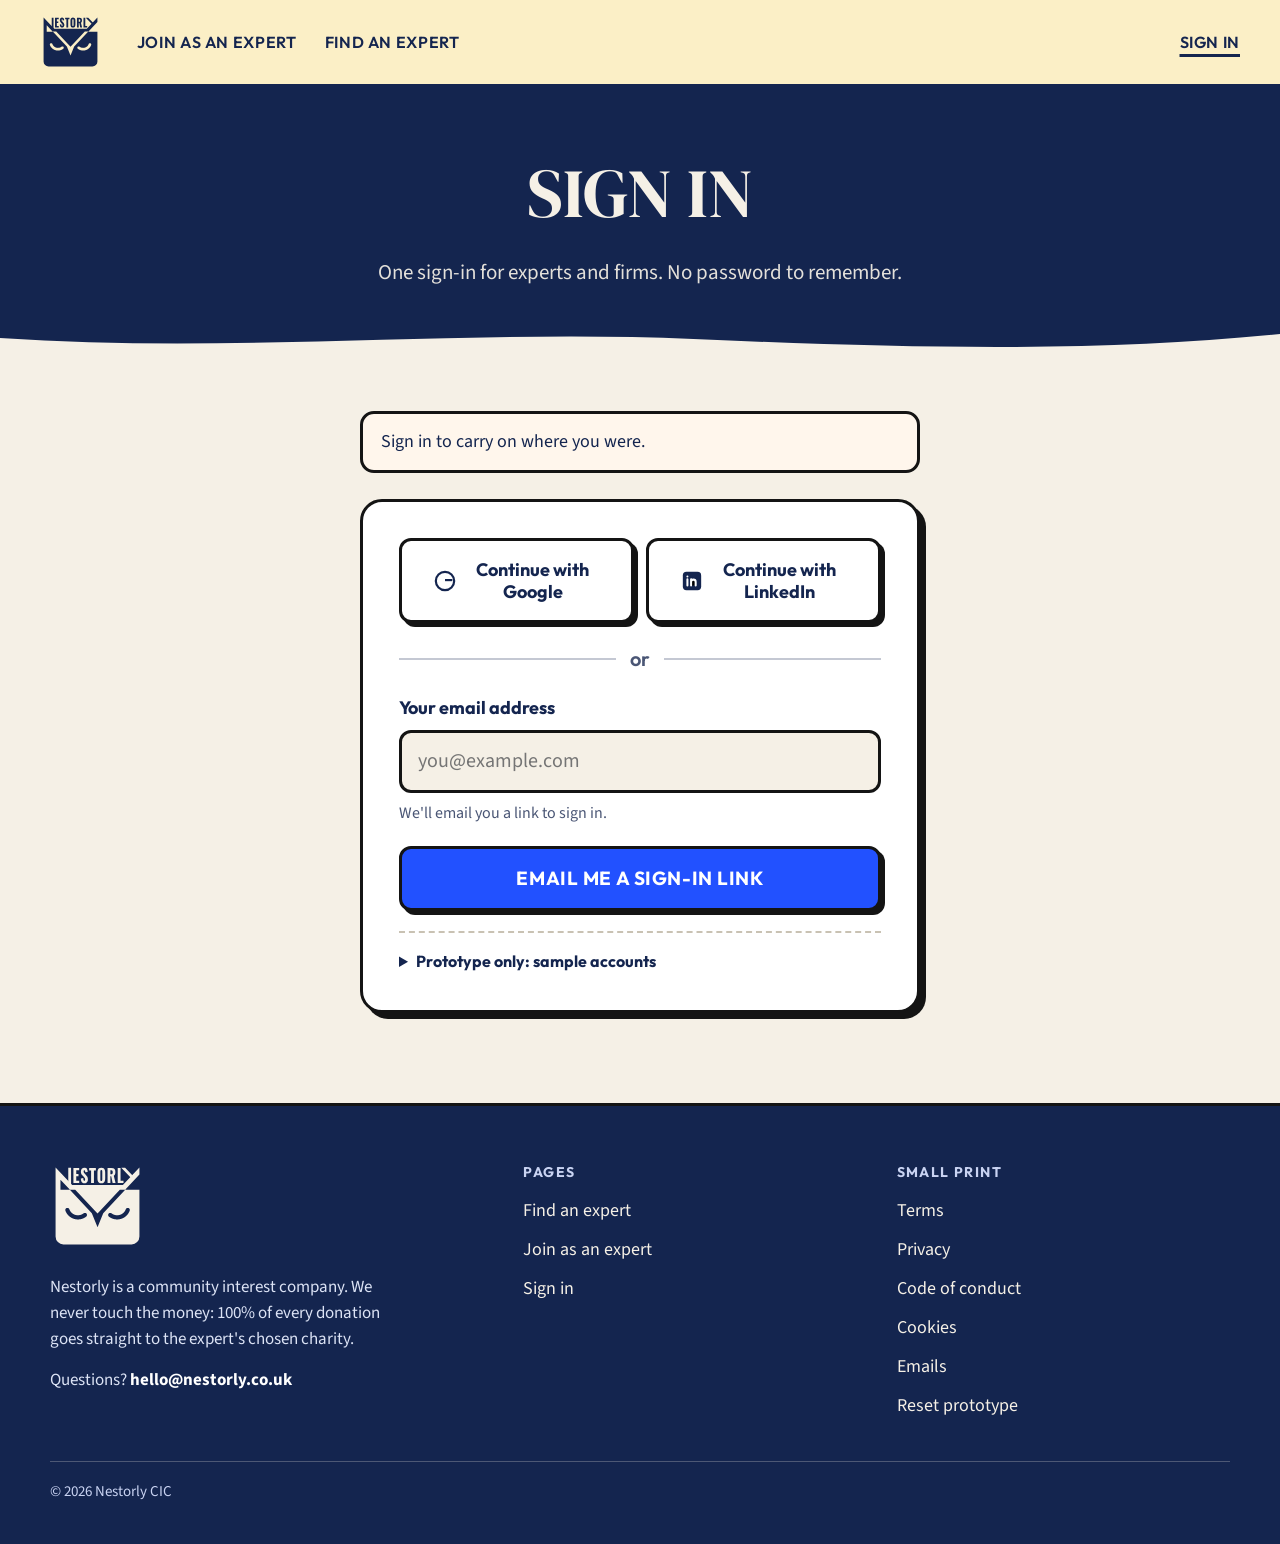
<file: firm-dashboard.html>
<!doctype html>
<html lang="en"><head><meta charset="utf-8"><meta name="viewport" content="width=device-width, initial-scale=1, viewport-fit=cover">
<meta property="og:title" content="Nestorly: Specialise for charity">
<meta property="og:description" content="Experts share their knowledge; firms donate 100% to the expert’s chosen charity.">
<meta property="og:url" content="https://luke-w-l-m.github.io/nestorly-prototype/firm-dashboard.html">
<meta property="og:type" content="website">
<meta property="og:image" content="https://luke-w-l-m.github.io/nestorly-prototype/og-image.png?v=4">
<meta property="og:image:width" content="1200">
<meta property="og:image:height" content="627">
<meta property="og:image:alt" content="Specialise for charity: three people talking over coffee at a round table">
<meta name="twitter:card" content="summary_large_image">
<meta name="twitter:title" content="Nestorly: Specialise for charity">
<meta name="twitter:description" content="Experts share their knowledge; firms donate 100% to the expert’s chosen charity.">
<meta name="twitter:image" content="https://luke-w-l-m.github.io/nestorly-prototype/og-image.png?v=4">
<meta name="twitter:image:alt" content="Specialise for charity: three people talking over coffee at a round table">
<title>My bookings · Nestorly</title>
<link rel="stylesheet" href="https://fonts.googleapis.com/css2?family=DM+Serif+Display&family=Outfit:wght@600;700&family=Source+Sans+3:wght@400;600;700&display=swap">
<link rel="stylesheet" href="styles.css">
<style>
main{max-width:1180px;margin:0 auto;padding-block:48px 90px;display:flex;flex-direction:column;gap:26px}
.hello{display:flex;justify-content:space-between;align-items:flex-end;gap:20px;flex-wrap:wrap}
.pay{display:grid;grid-template-columns:minmax(0,1fr) minmax(0,1fr);gap:18px}
.ref{font-family:var(--ui);font-weight:700;font-size:26px;letter-spacing:.06em;border:3px dashed var(--ink);border-radius:12px;padding:8px 16px;background:var(--white);display:inline-block}
.upload{border:3px dashed var(--ink);border-radius:14px;padding:16px;background:var(--white);display:flex;flex-direction:column;gap:10px}
.upload input{font-size:17px}
table{width:100%;border-collapse:collapse;font-size:18px}
th,td{text-align:left;padding:12px 10px;border-bottom:2px solid var(--soft);vertical-align:top}
th{font-family:var(--ui);font-size:14px;letter-spacing:.08em;text-transform:uppercase;color:var(--muted)}
td.num{font-variant-numeric:tabular-nums;font-weight:700}
.tw{overflow-x:auto}
.ok-msg{background:#D6F1E1;border:3px solid var(--ink);border-radius:14px;padding:14px 18px;font-size:18px}
.switch{display:flex;gap:14px;align-items:center;font-size:18px}
.switch input{width:24px;height:24px;accent-color:var(--cobalt)}
.stars{display:flex;gap:6px}
.stars button{font-size:26px;background:none;border:none;cursor:pointer;color:var(--soft);padding:0 2px;-webkit-text-stroke:1.5px var(--ink)}
.stars button.on{color:var(--amber)}
.cq{container-type:inline-size}
.cert{aspect-ratio:4/5;background:#fff;position:relative;overflow:hidden;color:var(--navy)}
.c1 .frame{position:absolute;inset:4.5cqw;border:.5cqw solid var(--navy);outline:.25cqw solid var(--navy);outline-offset:-2.2cqw}
.c1 .in{position:absolute;inset:4.5cqw;display:flex;flex-direction:column;align-items:center;justify-content:center;text-align:center;gap:2.2cqw;padding:9cqw 8cqw 11cqw}
.c1 .logo{height:13cqw;width:auto}
.c1 .k{font-family:var(--ui);font-weight:600;font-size:3.2cqw;letter-spacing:.32em;text-transform:uppercase;color:var(--cobalt)}
.c1 .chn{font-family:var(--head);font-size:7.4cqw;line-height:1.05;margin-top:2cqw}
.c1 .rule{width:16cqw;height:.4cqw;background:var(--navy);margin-block:.6cqw}
.c1 .amt{font-family:var(--head);font-size:12cqw;line-height:.9;color:#18743a}
.c1 .to{font-size:3.4cqw;line-height:1.4}
.c1 .to b{font-family:var(--ui);font-weight:700}
.c1 .list{font-family:var(--ui);font-weight:700;font-size:3.4cqw;line-height:1.5}
.c1 .date{position:absolute;right:10cqw;top:9cqw;font-family:var(--ui);font-weight:500;font-size:2.8cqw;color:var(--muted)}
.certs{display:grid;grid-template-columns:minmax(0,1fr) minmax(0,1fr);gap:22px;align-items:start}
.yr{background:var(--white);border:3px solid var(--ink);border-radius:18px;box-shadow:5px 5px 0 var(--ink);padding:22px;display:flex;flex-direction:column;gap:12px}
dialog.cd{width:min(560px,calc(100vw - 32px));max-height:92vh;padding:0;border:3px solid var(--ink);border-radius:22px;box-shadow:10px 10px 0 var(--ink);background:var(--paper);color:var(--navy)}
dialog.cd::backdrop{background:rgba(20,37,79,.62)}
.cd .wrap{padding:24px;display:flex;flex-direction:column;gap:16px}
.cd .ccert{border:3px solid var(--ink);border-radius:6px;overflow:hidden}
.cd .x{align-self:flex-end;background:none;border:none;font-size:30px;cursor:pointer;line-height:1;color:var(--navy)}
.cd .post{font-size:17px;background:var(--white);border:2px solid var(--soft);border-radius:12px;padding:12px 14px;margin:0}
@media (max-width:760px){.certs{grid-template-columns:1fr}}
@media (max-width:760px){.pay{grid-template-columns:1fr}}
.ok-msg{margin:0}
.tabs button{font-size:16px;padding:11px 14px}
.tabs button[aria-selected="true"]{padding-bottom:14px}
.btn.tang,.panel .btn:not(.ghost):not(.green){background:#FF7A1A;color:#14254F}
.btn.tang:hover,.panel .btn:not(.ghost):not(.green):hover{background:#E86A0C}
.panel .btn:focus-visible{outline:3px solid var(--navy);outline-offset:3px}
.empty{color:var(--muted);font-size:18px;border:3px dashed var(--ink);border-radius:16px;padding:20px;margin:0}
.acts{display:flex;gap:12px;flex-wrap:wrap;align-items:center}
.sec2{margin:0;font-family:var(--head);font-weight:400;font-size:32px;line-height:1.1;text-transform:uppercase;color:var(--navy)}
.todo{display:grid;grid-template-columns:repeat(2,minmax(0,1fr));gap:20px}
.tcard{border:3px solid var(--ink);border-radius:18px;background:var(--paper);padding:20px 22px;display:flex;flex-direction:column;gap:12px}
.tcard h3{margin:0;font-family:var(--ui);font-size:19px;display:flex;gap:10px;align-items:center}
.tcard h3 .badge{background:var(--navy)}
.tcard.wide{grid-column:1/-1}
.trow{display:flex;justify-content:space-between;align-items:center;gap:14px;border-top:2px solid #E2DACA;padding-top:12px}
.trow b{font-family:var(--ui);font-size:17px;display:block}
.trow span{color:var(--muted);font-size:16px}
.trow .btn{flex:none}
.seg{display:inline-flex;flex-wrap:wrap;border:3px solid var(--ink);border-radius:12px;overflow:hidden;align-self:flex-start}
.seg button{all:unset;cursor:pointer;font-family:var(--ui);font-weight:700;font-size:16px;padding:10px 16px;color:var(--navy);background:#fff}
.seg button+button{border-left:3px solid var(--ink)}
.seg button[aria-pressed="true"]{background:var(--navy);color:#F5F0E6}
.seg button:focus-visible{outline:3px solid var(--navy);outline-offset:-5px}
.back{all:unset;cursor:pointer;font-family:var(--ui);font-weight:700;font-size:17px;color:var(--navy);text-decoration:underline;text-underline-offset:4px;align-self:flex-start}
.back:focus-visible{outline:3px solid var(--navy);outline-offset:3px}
.goal{background:#FCEFC7;border:3px solid var(--ink);border-radius:14px;padding:14px 18px;box-shadow:4px 4px 0 var(--ink)}
.goal p{margin:6px 0 0;font-size:19px;font-weight:600}
.rsec{display:flex;flex-direction:column;gap:8px}
.rsec ol{margin:0;padding-left:24px;display:flex;flex-direction:column;gap:6px;font-size:18px}
.panel2{background:var(--white);border:3px solid var(--ink);border-radius:16px;padding:22px;display:flex;flex-direction:column;gap:16px}
.panel2 h3{margin:0;font-family:var(--head);font-weight:400;font-size:28px;text-transform:uppercase}
.panel2.acc{border-color:var(--green);box-shadow:5px 5px 0 var(--green)}
.xcard{display:flex;gap:18px;align-items:center;border:3px solid var(--ink);border-radius:16px;background:#fff;padding:16px 18px}
.xcard .av{flex:none;width:64px;height:64px;border-radius:14px;border:3px solid var(--ink);background:#E9E2D3;display:grid;place-items:end center;overflow:hidden}
.xcard .av svg{width:50px;height:50px}
.xcard b{font-family:var(--ui);font-size:19px;display:block}
.xcard span{color:var(--muted);font-size:16px}
.xcard .acts{margin-left:auto}
.thread{display:flex;flex-direction:column;gap:10px}
.msg{max-width:78%;border:2px solid var(--ink);border-radius:14px;padding:10px 14px;background:#fff;font-size:18px}
.msg.me{align-self:flex-end;background:#FFE7D4}
.msg small{display:block;color:var(--muted);font-size:14px;font-family:var(--ui);font-weight:600;margin-bottom:2px}
.msgform{display:flex;gap:10px;align-items:flex-end}
.msgform textarea{flex:1;min-height:60px;font:inherit;font-size:18px;border:3px solid var(--ink);border-radius:12px;padding:10px 14px;background:var(--paper);color:var(--navy)}
.q{border:3px solid var(--ink);border-radius:18px;background:var(--paper);padding:20px 22px;display:flex;flex-direction:column;gap:12px}
.q h3{margin:0;font-family:var(--ui);font-size:21px}
.q p{margin:0}
.q .meta{color:var(--muted);font-size:16px}
.hand{display:flex;gap:16px;align-items:flex-start;justify-content:space-between;flex-wrap:wrap;border-top:2px solid #E2DACA;padding-top:12px}
.hand .note2{white-space:pre-line;font-size:17px;border-left:5px solid var(--green);padding:4px 12px;background:#fff;margin-top:6px}
.qform{display:flex;flex-direction:column;gap:14px;border:3px solid var(--ink);border-radius:18px;background:#FFF6EC;padding:20px 22px}
.qform input,.qform select,.qform textarea,.oform input,.oform select{font:inherit;font-size:19px;color:var(--navy);background:#fff;border:3px solid var(--ink);border-radius:12px;padding:12px 14px;width:100%;box-sizing:border-box}
.qform textarea{min-height:100px}
.oform{display:flex;flex-direction:column;gap:18px}
.oform fieldset{border:3px solid var(--ink);border-radius:16px;padding:18px 20px;display:flex;flex-direction:column;gap:14px;margin:0}
.oform legend{font-family:var(--ui);font-weight:700;font-size:19px;padding:0 6px}
.oform input[readonly]{background:#F5F0E6}
.tgl{all:unset;cursor:pointer;display:inline-flex;gap:12px;align-items:center;font-family:var(--ui);font-weight:700;font-size:17px;color:var(--navy)}
.tgl i{width:52px;height:30px;border-radius:999px;border:3px solid var(--ink);background:#E9E2D3;position:relative;box-sizing:border-box;flex:none}
.tgl i::after{content:"";position:absolute;top:3px;left:3px;width:18px;height:18px;border-radius:50%;background:var(--ink);transition:transform .2s ease}
.tgl[aria-checked="true"] i{background:#1F9D55}
.tgl[aria-checked="true"] i::after{transform:translateX(22px);background:#fff}
.tgl:focus-visible{outline:3px solid var(--navy);outline-offset:3px}
.team li{display:flex;justify-content:space-between;gap:12px;flex-wrap:wrap;border-top:2px solid #E2DACA;padding-top:10px}
.teamform{display:grid;grid-template-columns:1fr 1fr 1.4fr auto;gap:12px;align-items:end}
@media (max-width:760px){.teamform{grid-template-columns:1fr}}
.team{list-style:none;margin:0;padding:0;display:flex;flex-direction:column;gap:10px}
@media (max-width:760px){.todo{grid-template-columns:1fr}.trow{flex-wrap:wrap}.msg{max-width:92%}.msgform{flex-direction:column;align-items:stretch}.xcard{flex-wrap:wrap}.xcard .acts{margin-left:0}}
.counter{border-top:2px solid #E2DACA;padding-top:12px;display:flex;flex-direction:column;gap:12px}
.counter summary{cursor:pointer;font-family:var(--ui);font-weight:700;font-size:17px;color:var(--navy)}
.counter[open]{gap:14px}
.counter .row{margin-top:12px}
.counter .btn{margin-top:12px;align-self:flex-start}
.counter input{font:inherit;font-size:19px;color:var(--navy);background:var(--paper);border:3px solid var(--ink);border-radius:12px;padding:10px 12px;width:100%;box-sizing:border-box}
.ccert{border:3px solid var(--ink);border-radius:6px;overflow:hidden;box-shadow:5px 5px 0 var(--ink)}
.certs{grid-template-columns:repeat(2,minmax(0,360px))}
.paybox{border:3px solid var(--ink);border-radius:16px;background:#FFF6EC;padding:18px 20px;display:flex;flex-direction:column;gap:12px}
.sample{all:unset;cursor:pointer;align-self:flex-start;font-family:var(--ui);font-weight:700;font-size:15px;color:var(--navy);border:2px dashed #C9C2B3;border-radius:10px;padding:6px 12px}
.sample:focus-visible{outline:3px solid var(--navy);outline-offset:2px}
</style>
</head><body>
<header id="site-head"></header>
<main class="gut">
  <div class="hello">
    <div><span class="eyebrow" id="orgname">Firm dashboard</span><h1 class="page" id="hi">Hello</h1></div>
    <a class="btn sm tang" href="find.html">Find an expert</a>
  </div>
  <div>
    <div class="tabs" role="tablist" id="tabs"></div>
    <div class="panel" id="panel" role="tabpanel"></div>
  </div>
</main>
<footer id="site-foot"></footer>
<script src="store.js"></script>
<script src="site.js"></script>
<script src="firm-dashboard.js"></script>
</body></html>
</file>
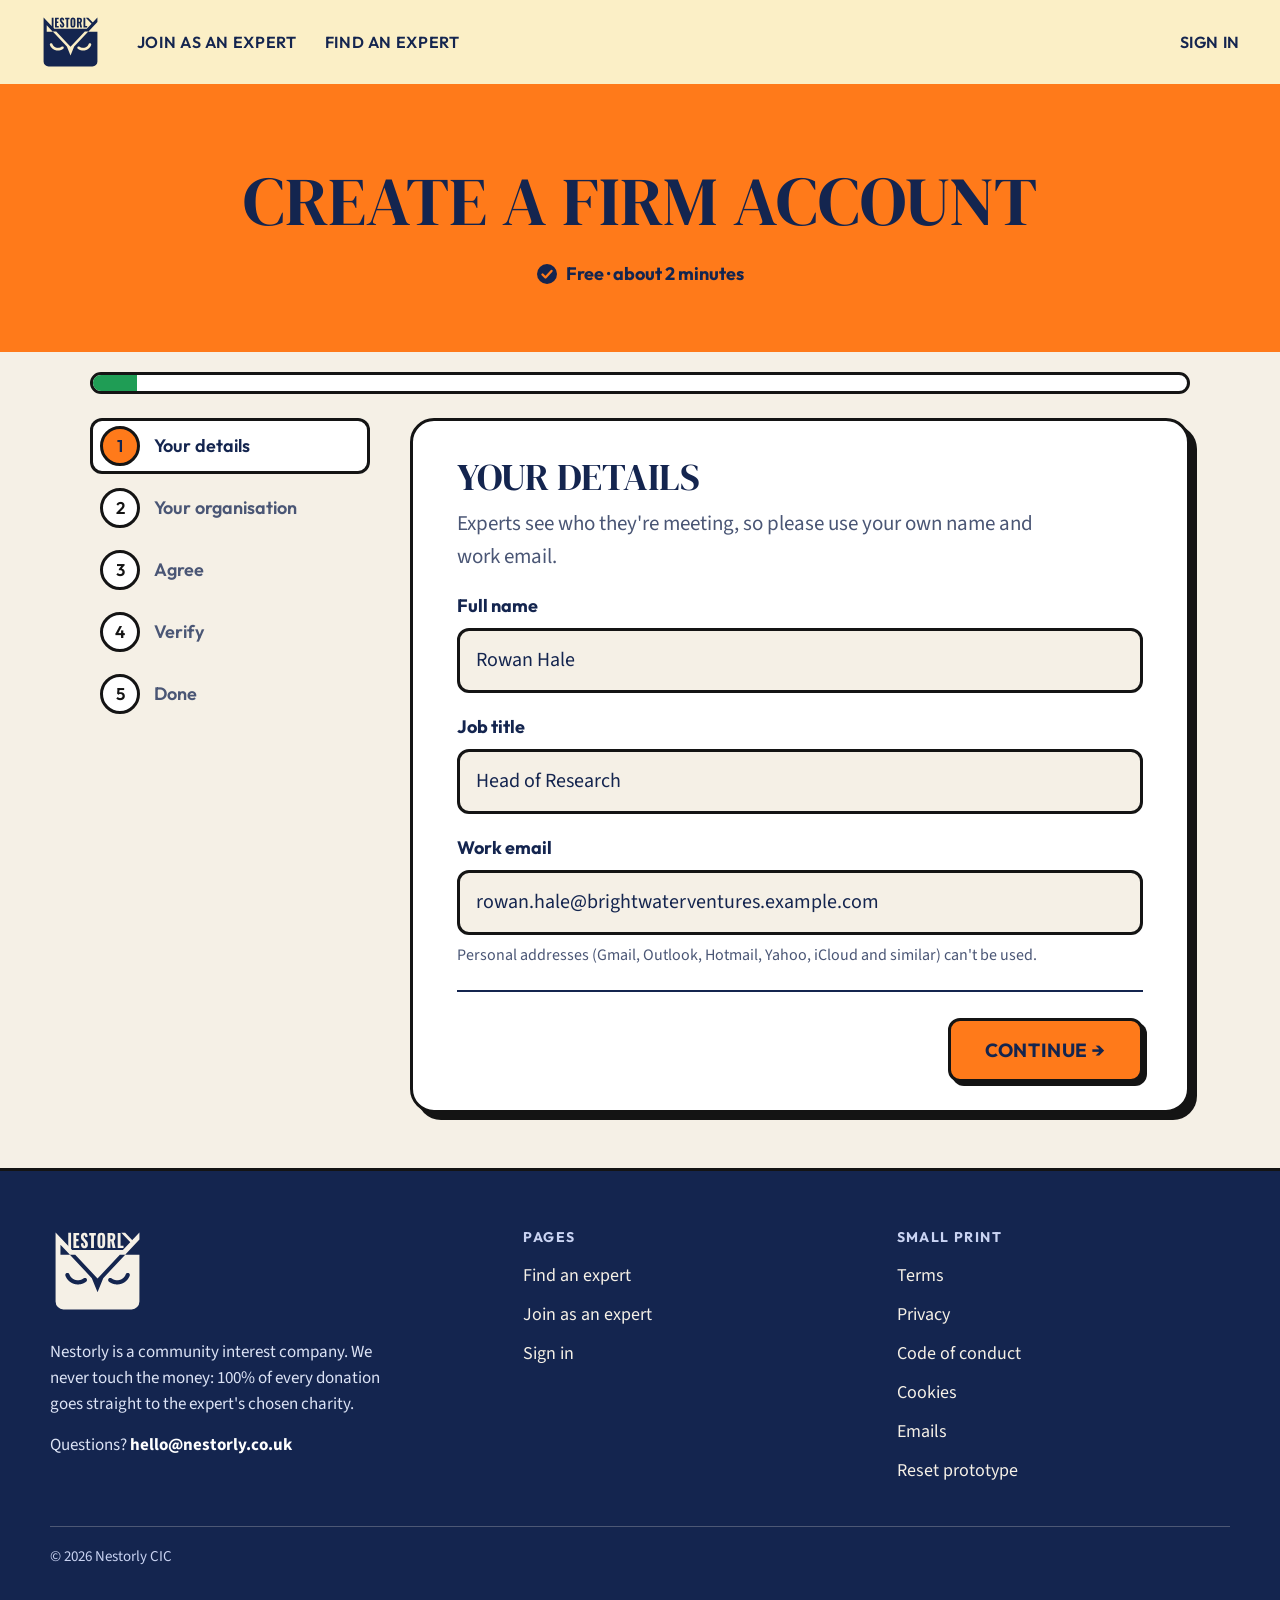
<file: firm-signup.html>
<!doctype html>
<html lang="en"><head><meta charset="utf-8"><meta name="viewport" content="width=device-width, initial-scale=1, viewport-fit=cover">
<meta property="og:title" content="Nestorly: Specialise for charity">
<meta property="og:description" content="Experts share their knowledge; firms donate 100% to the expert’s chosen charity.">
<meta property="og:url" content="https://luke-w-l-m.github.io/nestorly-prototype/firm-signup.html">
<meta property="og:type" content="website">
<meta property="og:image" content="https://luke-w-l-m.github.io/nestorly-prototype/og-image.png?v=4">
<meta property="og:image:width" content="1200">
<meta property="og:image:height" content="627">
<meta property="og:image:alt" content="Specialise for charity: three people talking over coffee at a round table">
<meta name="twitter:card" content="summary_large_image">
<meta name="twitter:title" content="Nestorly: Specialise for charity">
<meta name="twitter:description" content="Experts share their knowledge; firms donate 100% to the expert’s chosen charity.">
<meta name="twitter:image" content="https://luke-w-l-m.github.io/nestorly-prototype/og-image.png?v=4">
<meta name="twitter:image:alt" content="Specialise for charity: three people talking over coffee at a round table">
<title>Create a firm account · Nestorly</title>
<link rel="stylesheet" href="https://fonts.googleapis.com/css2?family=DM+Serif+Display&family=Outfit:wght@600;700&family=Source+Sans+3:wght@400;600;700&display=swap">
<link rel="stylesheet" href="styles.css">
<style>
/* Firm sign-up (2 Nov): modelled on Create your profile, shorter. Tangerine header band, then progress bar, step list on the left and one form card on the right. Two snap points: header and form area. */
:root{--paper:#F5F0E6;--ink:#141414;--navy:#14254F;--green:#1F9D55;--white:#fff;--muted:#4A5675;--soft:#E9E2D3;--tang:#FF7A1A;--tang2:#E86A0C;--topbar:86px}
[hidden]{display:none!important}
.phead + .pwave{display:none} /* straight edges */
.phead{padding-block:72px 64px}
.phead h1.lbl{color:var(--navy)}
.saved{font-family:var(--ui);font-weight:700;font-size:18px;display:flex;gap:8px;align-items:center;color:var(--navy)}
.saved svg{width:22px;height:22px}
a:focus-visible,button:focus-visible,input:focus-visible,select:focus-visible,label.tick:focus-within{outline:3px solid var(--navy);outline-offset:3px}

main.formarea{max-width:1180px;margin:0 auto;box-sizing:border-box;min-height:calc(100svh - var(--topbar));padding-block:20px 28px;display:flex;flex-direction:column;gap:24px}
.bar{position:relative;height:22px;border:3px solid var(--ink);border-radius:20px;background:var(--white);overflow:hidden}
.bar i{display:block;height:100%;background:var(--green);transition:width .6s ease}
.layout{display:grid;grid-template-columns:280px minmax(0,1fr);gap:40px;align-items:start}
.steps{list-style:none;margin:0;padding:0;display:flex;flex-direction:column;gap:6px;position:sticky;top:calc(var(--topbar) + 20px)}
.steps button{all:unset;box-sizing:border-box;width:100%;display:flex;gap:14px;align-items:center;padding:8px 10px;border-radius:12px;font-family:var(--ui);font-weight:600;font-size:18px;color:var(--muted)}
.steps button:not([disabled]){cursor:pointer}
.steps button:not([disabled]):hover{background:var(--soft)}
.steps .n{flex:none;width:40px;height:40px;border-radius:50%;border:3px solid var(--ink);background:var(--white);display:grid;place-items:center;font-size:17px;color:var(--ink)}
.steps .done .n{background:var(--green);color:var(--white)}
.steps .cur{color:var(--navy);background:var(--white);box-shadow:inset 0 0 0 3px var(--ink)}
.steps .cur .n{background:var(--tang);color:var(--navy)}

.card{background:var(--white);border:3px solid var(--ink);border-radius:24px;box-shadow:7px 7px 0 var(--ink);padding:36px 44px 0;display:flex;flex-direction:column;gap:22px;min-width:0;max-height:calc(100svh - var(--topbar) - 116px);overflow-y:auto;overscroll-behavior:contain;box-sizing:border-box}
.card h2{margin:0;font-family:var(--head);font-weight:400;font-size:clamp(30px,3vw,42px);line-height:1.05;text-transform:uppercase}
[data-step]{display:flex;flex-direction:column;gap:20px}
[data-step] > h2:focus{outline:none}
[data-step] > h2:focus-visible{outline:3px solid var(--navy);outline-offset:4px}
.card .lead{margin:-10px 0 0;color:var(--muted)}
.f{display:flex;flex-direction:column;gap:8px;min-width:0}
.f label{font-family:var(--ui);font-weight:700;font-size:18px}
.f small{color:var(--muted);font-size:16px}
.f .err,.terr{color:#A3202F;font-weight:700;font-size:16px}
input[type=text],input[type=email],select{font:inherit;font-size:20px;color:var(--navy);background:var(--paper);border:3px solid var(--ink);border-radius:12px;padding:14px 16px;width:100%;box-sizing:border-box}
[aria-invalid="true"]{border-color:#A3202F!important;box-shadow:0 0 0 2px #A3202F}
.row{display:grid;grid-template-columns:repeat(2,minmax(0,1fr));gap:20px}
.btn{font-family:var(--ui);font-weight:700;font-size:19px;letter-spacing:.03em;text-transform:uppercase;padding:18px 34px;border-radius:12px;border:3px solid var(--ink);cursor:pointer;box-shadow:4px 4px 0 var(--ink);background:var(--tang);color:var(--navy);text-decoration:none;display:inline-flex;align-items:center;justify-content:center}
.btn:hover{background:var(--tang2)}
.btn.ghost{background:var(--white);color:var(--navy)}
.btn.ghost:hover{background:var(--soft)}
.btn.sm{font-size:16px;padding:10px 18px;box-shadow:3px 3px 0 var(--ink)}
.btn:active{transform:translate(2px,2px);box-shadow:2px 2px 0 var(--ink)}
.nav{display:flex;justify-content:space-between;gap:16px;flex-wrap:wrap;border-top:2px solid var(--navy);padding-top:26px;position:sticky;bottom:0;z-index:2;margin-top:auto;background:var(--white);padding-bottom:28px}
.terms{margin:0;padding:0;list-style:none;display:grid;grid-template-columns:repeat(2,minmax(0,1fr));gap:14px 28px;counter-reset:t}
.terms li{display:grid;grid-template-columns:32px minmax(0,1fr);gap:10px;font-size:18px;line-height:1.45;counter-increment:t}
.terms li::before{content:counter(t);width:32px;height:32px;border-radius:50%;background:var(--navy);color:var(--white);display:grid;place-items:center;font-family:var(--ui);font-weight:700;font-size:16px;margin-top:1px}
.pledge{background:var(--paper);border-left:6px solid var(--tang);border-radius:0 12px 12px 0;padding:16px 20px;font-size:18px}
.pledge p{margin:0 0 6px}.pledge p:last-child{margin:0}
.tick{display:flex;gap:14px;align-items:flex-start;font-size:19px;font-weight:700;cursor:pointer;border:3px solid var(--ink);border-radius:14px;padding:16px 18px}
.tick input{width:26px;height:26px;accent-color:var(--navy);flex:none;margin-top:1px}
.inbox{display:flex;gap:22px;align-items:flex-start}
.inbox svg{width:80px;height:80px;flex:none}
.inbox p{margin:0}
.inbox > div{min-width:0}
#sentto{overflow-wrap:anywhere}
.acts{display:flex;gap:12px;flex-wrap:wrap;align-items:center}
.status{font-family:var(--ui);font-weight:700;font-size:16px;color:var(--navy)}
.sim{align-self:flex-start;font-family:var(--ui);font-weight:700;font-size:16px;color:var(--navy);border:2px dashed var(--muted);border-radius:10px;padding:10px 14px;background:var(--paper);cursor:pointer}
.sim span{display:block;font-weight:600;font-size:13px;letter-spacing:.08em;text-transform:uppercase;color:var(--muted)}
.done-msg{display:flex;flex-direction:column;align-items:center;text-align:center;gap:18px;padding-block:24px}
.done-msg svg.big{width:90px;height:90px}
.done-msg p{margin:0;max-width:52ch}
.done-msg .fbadges{justify-content:center}
.done-msg .fbadge{font-size:18px;padding:6px 16px 6px 8px}
.done-msg .fbadge svg{width:24px;height:24px}

@media (max-width:900px){
  .gut{padding-left:max(16px,env(safe-area-inset-left,0px));padding-right:max(16px,env(safe-area-inset-right,0px))}
  .phead{padding-block:48px 40px}
  .layout{grid-template-columns:1fr;gap:20px}
  .steps{position:static;flex-direction:row;flex-wrap:wrap}
  .steps li{flex:0 0 auto}
  .steps .t{display:none}
  .steps .cur .t{display:inline}
  .steps{gap:4px}
  .steps button{padding:6px}
}
@media (max-width:480px){
  .steps .cur .t{display:none} /* the card heading already names the step; keeps all five on one row */
  .card{padding:24px}
  .row,.terms{grid-template-columns:1fr}
  .inbox{flex-direction:column}
}

.card:has(#navrow[hidden]){padding-bottom:28px}
/* two snap points: the tangerine header band, then the form area */
html{scroll-snap-type:y mandatory}
.phead,main.formarea{scroll-snap-align:start;scroll-margin-top:var(--topbar)}
#site-foot{scroll-snap-align:end}
@media (max-width:900px),(max-height:700px){
  html{scroll-snap-type:y proximity}
  .card{max-height:none;overflow:visible}
  .nav{position:static;padding-bottom:24px}
}
@media (prefers-reduced-motion:reduce){.bar i{transition:none}}
</style>
</head><body>
<header id="site-head"></header>

<main class="gut formarea" id="formarea">
  <div class="intro">
    <h1>Create a firm account</h1>
    <span class="saved"><svg viewBox="0 0 22 22" aria-hidden="true"><circle cx="11" cy="11" r="10" fill="#14254F"/><path d="M6.5 11.5l3 3 6-6.5" fill="none" stroke="#FF7A1A" stroke-width="2.4" stroke-linecap="round" stroke-linejoin="round"/></svg>Free · about 2 minutes</span>
  </div>
  <div class="bar" role="progressbar" aria-label="Sign-up progress" aria-valuemin="1" aria-valuemax="5" id="bar"><i id="barfill"></i></div>

  <div class="layout">
    <ol class="steps" id="steps"></ol>

    <form class="card" id="form" novalidate>

      <div data-step="1">
        <h2 tabindex="-1">Your details</h2>
        <p class="lead">Experts see who they're meeting, so please use your own name and work email.</p>
        <div class="f"><label for="nm">Full name</label><input type="text" id="nm" value="Rowan Hale" autocomplete="name" aria-describedby="nm-e"><span class="err" id="nm-e" hidden></span></div>
        <div class="f"><label for="jt">Job title</label><input type="text" id="jt" value="Head of Research" autocomplete="organization-title" aria-describedby="jt-e"><span class="err" id="jt-e" hidden></span></div>
        <div class="f"><label for="em">Work email</label><input type="email" id="em" value="rowan.hale@brightwaterventures.example.com" autocomplete="email" aria-describedby="em-h em-e"><small id="em-h">Personal addresses (Gmail, Outlook, Hotmail, Yahoo, iCloud and similar) can't be used.</small><span class="err" id="em-e" hidden></span></div>
      </div>

      <div data-step="2" hidden>
        <h2 tabindex="-1">Your organisation</h2>
        <p class="lead">This is what experts see in "About the firm" on every request.</p>
        <div class="f"><label for="org">Organisation name</label><input type="text" id="org" value="Brightwater Ventures" autocomplete="organization" aria-describedby="org-e"><span class="err" id="org-e" hidden></span></div>
        <div class="f"><label for="site">Website</label><input type="text" id="site" value="brightwaterventures.example.com" inputmode="url" aria-describedby="site-h site-e"><small id="site-h">It must match your email: you@<b>yourcompany.com</b> and <b>yourcompany.com</b>.</small><span class="err" id="site-e" hidden></span></div>
        <div class="row">
          <div class="f"><label for="otype">Organisation type</label><select id="otype" aria-describedby="otype-e"><option value="">Choose one</option><option selected>Investor</option><option>Company</option><option>Event organiser</option><option>NGO or charity</option><option>Public body</option><option>Other</option></select><span class="err" id="otype-e" hidden></span></div>
          <div class="f"><label for="size">Size</label><select id="size" aria-describedby="size-e"><option value="">Choose one</option><option>1–10</option><option selected>11–50</option><option>51–250</option><option>251–1,000</option><option>1,000+</option></select><span class="err" id="size-e" hidden></span></div>
        </div>
      </div>

      <div data-step="3" hidden>
        <h2 tabindex="-1">Agree</h2>
        <ol class="terms">
          <li>No asking for inside information, or anything the expert isn't free to share.</li>
          <li>The expert can decline any question or end the conversation.</li>
          <li>Donate the agreed amount to their charity within 48 hours of Send, or flag a problem.</li>
          <li>Use the expert's contact details only for that conversation.</li>
          <li>No recording unless the expert agrees.</li>
          <li>It's a personal view, not professional advice: our decisions are our own.</li>
        </ol>
        <div class="pledge"><p><b>Plus a signed pledge with every request.</b> A named person states the charity and the amount, and the expert sees it before saying yes. You confirm these points again on each request. Firms that don't donate get reminders, then lose their account.</p></div>
        <label class="tick"><input type="checkbox" id="agree" aria-describedby="agree-e"><span>I agree on behalf of <span id="agorg">Brightwater Ventures</span></span></label>
        <span class="terr" id="agree-e" hidden></span>
      </div>

      <div data-step="4" hidden>
        <h2 tabindex="-1">Verify</h2>
        <div class="inbox">
          <svg viewBox="0 0 80 80" aria-hidden="true"><circle cx="40" cy="40" r="36" fill="#FF7A1A" stroke="#141414" stroke-width="4"/><path d="M20 27h40v28H20z" fill="#fff" stroke="#141414" stroke-width="3" stroke-linejoin="round"/><path d="M20 28l20 15 20-15" fill="none" stroke="#141414" stroke-width="3" stroke-linejoin="round"/></svg>
          <div style="display:flex;flex-direction:column;gap:12px">
            <p style="font-size:22px"><b>Check your inbox.</b> We've sent a link to <b id="sentto"></b>.</p>
            <p>Open it to verify <b class="orgname"></b>. The link works for 24 hours. If it hasn't arrived, check your spam folder.</p>
          </div>
        </div>
        <div class="acts">
          <button type="button" class="btn ghost sm" id="resend">Resend</button>
          <button type="button" class="btn ghost sm" id="chg">Change email</button>
          <span class="status" id="rstat" role="status"></span>
        </div>
        <button type="button" class="sim" id="sim"><span>Prototype only</span>Simulate verification →</button>
      </div>

      <div data-step="5" hidden>
        <div class="done-msg">
          <svg class="big" viewBox="0 0 90 90" aria-hidden="true"><circle cx="45" cy="45" r="41" fill="#1F9D55" stroke="#141414" stroke-width="4"/><path d="M26 46l13 13 26-28" fill="none" stroke="#fff" stroke-width="7" stroke-linecap="round" stroke-linejoin="round"/></svg>
          <h2 tabindex="-1">Your account is ready</h2>
          <div id="badge"></div>
          <p><b class="orgname"></b> is verified. You can now see full profiles and send requests. Experts see this badge on every request you send.</p>
          <a class="btn" id="onward" href="find.html">Find an expert →</a>
        </div>
      </div>

      <div class="nav" id="navrow">
        <button type="button" class="btn ghost" id="back">← Back</button>
        <button type="submit" class="btn" id="next">Continue →</button>
      </div>
    </form>
  </div>
</main>

<footer id="site-foot"></footer>
<script src="store.js"></script>
<script src="site.js"></script>
<script>
// Prototype only: the checks below are simulated in the browser. The live site checks the email link and the website on the server.
const titles=['Your details','Your organisation','Agree','Verify','Done'];
const FREE=['gmail','googlemail','outlook','hotmail','live','yahoo','icloud','aol','proton','protonmail'];
const $=id=>document.getElementById(id);
const form=$('form'), steps=$('steps');
let cur=1, reached=1;
const host=v=>String(v).trim().toLowerCase().replace(/^[a-z]+:\/\//,'').split(/[\/?#]/)[0].replace(/^www\./,'');
const dom=()=>{ const e=$('em').value.trim().toLowerCase(); return e.includes('@')?e.split('@').pop():''; };
const isFree=d=>FREE.includes(d.split('.')[0]);
function say(id,msg){ const el=$(id), inp=$(id.replace(/-e$/,'')); el.textContent=msg||''; el.hidden=!msg; if(inp) inp.setAttribute('aria-invalid',msg?'true':'false'); return !msg; }
const checks={
  1(){ let ok=true;
    ok=say('nm-e',$('nm').value.trim()?'':'Please enter your full name.')&&ok;
    ok=say('jt-e',$('jt').value.trim()?'':'Please enter your job title.')&&ok;
    const em=$('em').value.trim();
    if(!/^[^@\s]+@[^@\s]+\.[^@\s]+$/.test(em)) ok=say('em-e','Please enter your work email address.')&&ok;
    else if(isFree(dom())) ok=say('em-e','Please use your work email.')&&ok;
    else if(DS.userByEmail(em)) ok=say('em-e','There\'s already an account for this email. Please sign in instead.')&&ok;
    else say('em-e','');
    return ok; },
  2(){ let ok=true; const site=host($('site').value), d=dom();
    ok=say('org-e',$('org').value.trim()?'':'Please enter your organisation name.')&&ok;
    if(!site||!site.includes('.')) ok=say('site-e','Please enter your organisation\'s website.')&&ok;
    else if(!(d===site||d.endsWith('.'+site))) ok=say('site-e','Your email is on '+d+', but the website is '+site+'. They need to match, so experts know you work there.')&&ok;
    else say('site-e','');
    ok=say('otype-e',$('otype').value?'':'Please choose your organisation type.')&&ok;
    ok=say('size-e',$('size').value?'':'Please choose your organisation size.')&&ok;
    return ok; },
  3(){ const ok=say('agree-e',$('agree').checked?'':'Please tick to agree on behalf of '+($('org').value.trim()||'your organisation')+'.'); if(!ok){ $('agree').focus(); $('agree-e').scrollIntoView({block:'nearest'}); } return ok; }
};
titles.forEach((t,i)=>{ const li=document.createElement('li'); li.innerHTML='<button type="button"><span class="n">'+(i+1)+'</span><span class="t"></span></button>'; li.querySelector('.t').textContent=t; li.querySelector('button').onclick=()=>{ if(i+1<=reached&&cur<5&&i+1<5) show(i+1,true); }; steps.appendChild(li); });
// back to the expert they were viewing, if they came from a profile on Find an expert
let from=null; try{ if(/[?&]from=expert/.test(location.search)) from=JSON.parse(sessionStorage.getItem('dapper-signup-expert')||'null'); }catch(e){}
function fill(){
  const org=$('org').value.trim()||'your organisation';
  $('agorg').textContent=org; document.querySelectorAll('.orgname').forEach(b=>b.textContent=org);
  $('sentto').textContent=$('em').value.trim();
}
function show(n,user){
  cur=n; reached=Math.max(reached,n); fill();
  form.querySelectorAll('[data-step]').forEach(s=>s.hidden=+s.dataset.step!==n);
  steps.querySelectorAll('button').forEach((b,i)=>{ const k=i+1, done=k<n||n===5;
    b.classList.toggle('cur',k===n); b.classList.toggle('done',done); b.querySelector('.n').textContent=done?'✓':k;
    b.disabled=n===5||k>reached||k===4&&n!==4; b.setAttribute('aria-current',k===n?'step':'false'); });
  $('barfill').style.width=(n===5?100:((n-1)/4*100+4))+'%';
  $('bar').setAttribute('aria-valuenow',n);
  $('back').style.visibility=n===1?'hidden':'visible';
  $('next').hidden=n>=4;
  $('navrow').hidden=n===5;
  $('next').textContent=n===3?'Agree and continue →':'Continue →';
  if(n===4) $('rstat').textContent='';
  if(n===5){ const u=DS.addFirm({name:$('nm').value.trim(),title:$('jt').value.trim(),email:$('em').value.trim().toLowerCase(),org:$('org').value.trim(),site:host($('site').value),type:$('otype').value,size:$('size').value}); DS.signIn(u.id); $('badge').innerHTML=DapperFirm.badges(false);
    if(from&&from.n){ $('onward').textContent='Back to '+from.n+' →'; $('onward').href='find.html#expert-'+from.i; } }
  if(!user) return;
  // swap in place: the page keeps its position; only the card's own scroll goes back to the top
  form.scrollTop=0;
  const h=form.querySelector('[data-step="'+n+'"] h2'); if(h) h.focus({preventScroll:true});
  const top=form.getBoundingClientRect().top, bar=$('site-head').offsetHeight;
  if(top<bar) window.scrollBy({top:top-bar-16,behavior:'instant'});
}
$('back').onclick=()=>show(Math.max(1,cur-1),true);
form.addEventListener('submit',e=>{ e.preventDefault(); if(cur>=4) return;
  if(checks[cur]&&!checks[cur]()){ const f=form.querySelector('[data-step="'+cur+'"] [aria-invalid="true"]'); if(f){ f.focus(); const m=f.parentElement.querySelector('.err:not([hidden])'); if(m) m.scrollIntoView({block:'nearest'}); } return; }
  show(cur+1,true); });
$('resend').onclick=()=>{ $('rstat').textContent='Sent again to '+$('em').value.trim()+'.'; };
$('chg').onclick=()=>{ show(1,true); $('em').focus({preventScroll:true}); $('em').select(); };
$('sim').onclick=()=>show(5,true);
show(1);
(function(){ // top bar height drives the snap offsets and the form area's height
  const head=$('site-head'); if(!head) return;
  const set=()=>document.documentElement.style.setProperty('--topbar',head.offsetHeight+'px');
  set(); if('ResizeObserver' in window) new ResizeObserver(set).observe(head); addEventListener('resize',set);
})();
// with #form, opens straight at the form
if(location.hash==='#form'){
  const go=()=>window.scrollTo({top:$('formarea').getBoundingClientRect().top+scrollY-$('site-head').offsetHeight,behavior:'instant'});
  if('scrollRestoration' in history) history.scrollRestoration='manual';
  requestAnimationFrame(go); addEventListener('load',go);
}
</script>
</body></html>
</file>
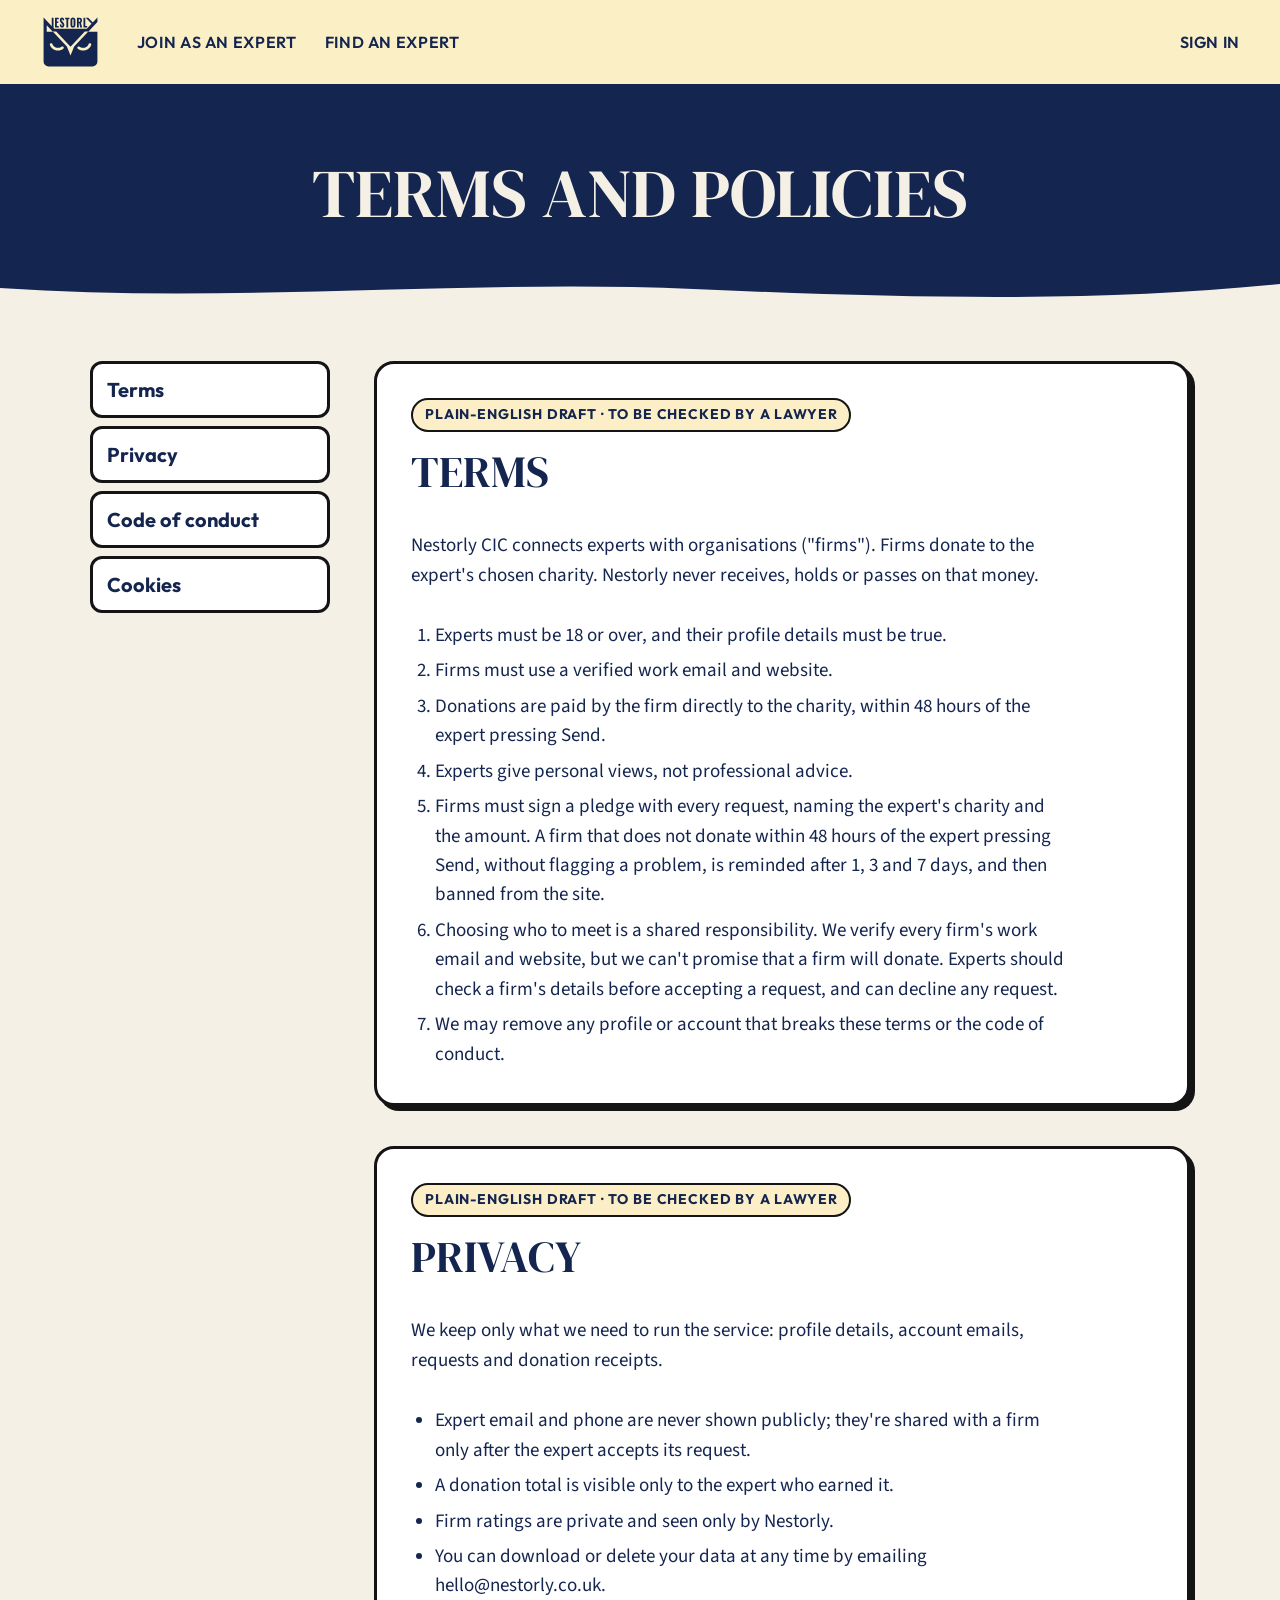
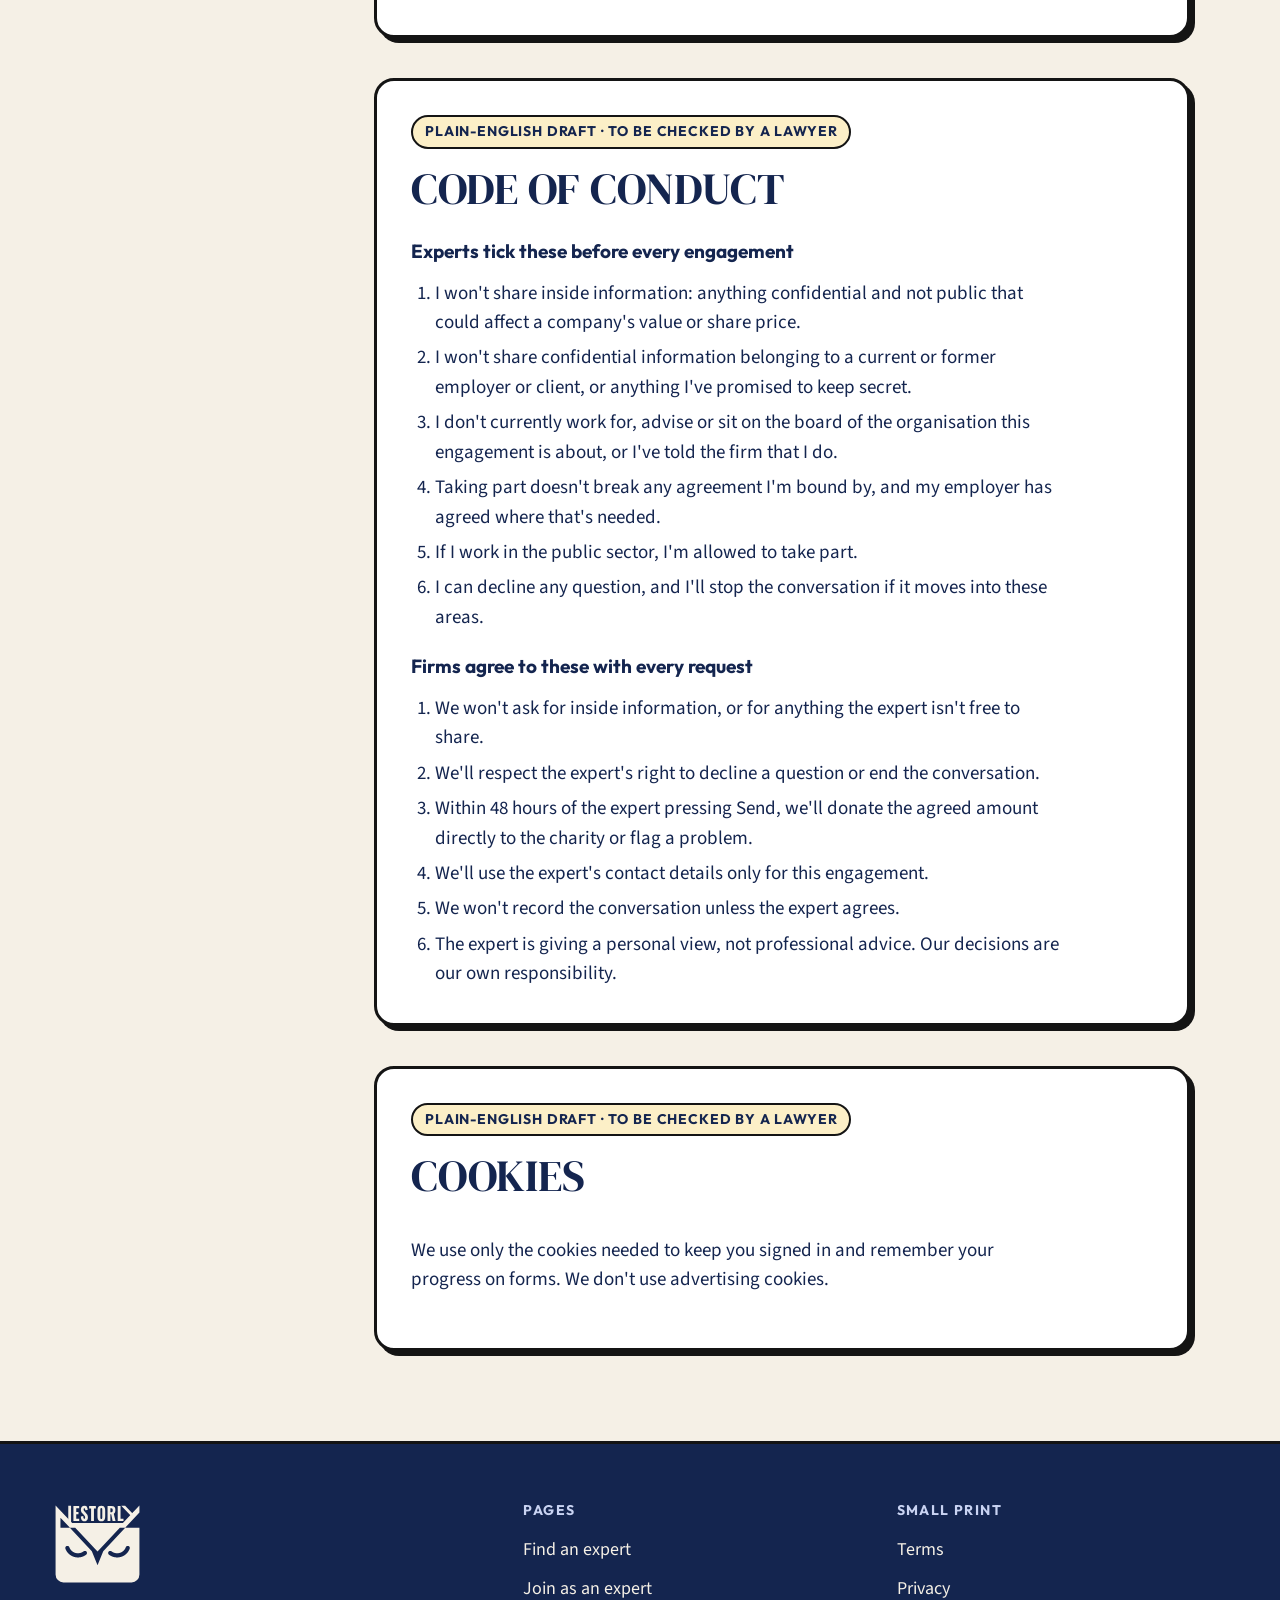
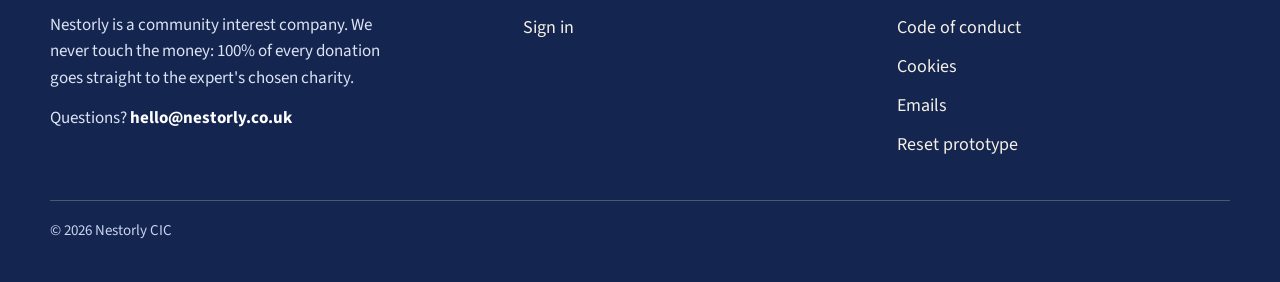
<file: legal.html>
<!doctype html>
<html lang="en"><head><meta charset="utf-8"><meta name="viewport" content="width=device-width, initial-scale=1, viewport-fit=cover">
<meta property="og:title" content="Nestorly: Specialise for charity">
<meta property="og:description" content="Experts share their knowledge; firms donate 100% to the expert’s chosen charity.">
<meta property="og:url" content="https://luke-w-l-m.github.io/nestorly-prototype/legal.html">
<meta property="og:type" content="website">
<meta property="og:image" content="https://luke-w-l-m.github.io/nestorly-prototype/og-image.png?v=4">
<meta property="og:image:width" content="1200">
<meta property="og:image:height" content="627">
<meta property="og:image:alt" content="Specialise for charity: three people talking over coffee at a round table">
<meta name="twitter:card" content="summary_large_image">
<meta name="twitter:title" content="Nestorly: Specialise for charity">
<meta name="twitter:description" content="Experts share their knowledge; firms donate 100% to the expert’s chosen charity.">
<meta name="twitter:image" content="https://luke-w-l-m.github.io/nestorly-prototype/og-image.png?v=4">
<meta name="twitter:image:alt" content="Specialise for charity: three people talking over coffee at a round table">
<title>Terms and policies · Nestorly</title>
<link rel="stylesheet" href="https://fonts.googleapis.com/css2?family=DM+Serif+Display&family=Outfit:wght@600;700&family=Source+Sans+3:wght@400;600;700&display=swap">
<link rel="stylesheet" href="styles.css">
<style>
main{max-width:1180px;margin:0 auto;padding-block:56px 90px;display:grid;grid-template-columns:240px minmax(0,1fr);gap:44px;align-items:start}
.toc{position:sticky;top:110px;display:flex;flex-direction:column;gap:8px}
.toc a{font-family:var(--ui);font-weight:700;color:var(--navy);text-decoration:none;border:3px solid var(--ink);border-radius:12px;padding:10px 14px;background:var(--white)}
.toc a:hover{background:var(--soft)}
.doc{display:flex;flex-direction:column;gap:40px;min-width:0}
.doc section{background:var(--white);border:3px solid var(--ink);border-radius:20px;box-shadow:5px 5px 0 var(--ink);padding:34px;display:flex;flex-direction:column;gap:12px;scroll-margin-top:110px}
.doc p,.doc li{max-width:70ch;font-size:19px}
.doc ol,.doc ul{margin:0;padding-left:24px;display:flex;flex-direction:column;gap:6px}
.draft{font-family:var(--ui);font-weight:700;font-size:14px;letter-spacing:.06em;text-transform:uppercase;background:#FCEFC7;border:2px solid var(--ink);border-radius:999px;padding:4px 12px;align-self:flex-start}
h3{margin:8px 0 0;font-family:var(--ui);font-size:19px}
@media (max-width:860px){main{grid-template-columns:1fr}.toc{position:static;flex-direction:row;flex-wrap:wrap}}
</style>
</head><body>
<header id="site-head"></header>
<main class="gut">
  <nav class="toc" aria-label="Sections"><a href="#terms">Terms</a><a href="#privacy">Privacy</a><a href="#conduct">Code of conduct</a><a href="#cookies">Cookies</a></nav>
  <div class="doc">
    <h1 class="page">Terms and policies</h1>
    <section id="terms">
      <span class="draft">Plain-English draft · to be checked by a lawyer</span>
      <h2 class="sec">Terms</h2>
      <p>Nestorly CIC connects experts with organisations ("firms"). Firms donate to the expert's chosen charity. Nestorly never receives, holds or passes on that money.</p>
      <ol><li>Experts must be 18 or over, and their profile details must be true.</li><li>Firms must use a verified work email and website.</li><li>Donations are paid by the firm directly to the charity, within 48 hours of the expert pressing Send.</li><li>Experts give personal views, not professional advice.</li><li>Firms must sign a pledge with every request, naming the expert's charity and the amount. A firm that does not donate within 48 hours of the expert pressing Send, without flagging a problem, is reminded after 1, 3 and 7 days, and then banned from the site.</li><li>Choosing who to meet is a shared responsibility. We verify every firm's work email and website, but we can't promise that a firm will donate. Experts should check a firm's details before accepting a request, and can decline any request.</li><li>We may remove any profile or account that breaks these terms or the code of conduct.</li></ol>
    </section>
    <section id="privacy">
      <span class="draft">Plain-English draft · to be checked by a lawyer</span>
      <h2 class="sec">Privacy</h2>
      <p>We keep only what we need to run the service: profile details, account emails, requests and donation receipts.</p>
      <ul><li>Expert email and phone are never shown publicly; they're shared with a firm only after the expert accepts its request.</li><li>A donation total is visible only to the expert who earned it.</li><li>Firm ratings are private and seen only by Nestorly.</li><li>You can download or delete your data at any time by emailing hello@nestorly.co.uk.</li></ul>
    </section>
    <section id="conduct">
      <span class="draft">Plain-English draft · to be checked by a lawyer</span>
      <h2 class="sec">Code of conduct</h2>
      <h3>Experts tick these before every engagement</h3>
      <ol><li>I won't share inside information: anything confidential and not public that could affect a company's value or share price.</li><li>I won't share confidential information belonging to a current or former employer or client, or anything I've promised to keep secret.</li><li>I don't currently work for, advise or sit on the board of the organisation this engagement is about, or I've told the firm that I do.</li><li>Taking part doesn't break any agreement I'm bound by, and my employer has agreed where that's needed.</li><li>If I work in the public sector, I'm allowed to take part.</li><li>I can decline any question, and I'll stop the conversation if it moves into these areas.</li></ol>
      <h3>Firms agree to these with every request</h3>
      <ol><li>We won't ask for inside information, or for anything the expert isn't free to share.</li><li>We'll respect the expert's right to decline a question or end the conversation.</li><li>Within 48 hours of the expert pressing Send, we'll donate the agreed amount directly to the charity or flag a problem.</li><li>We'll use the expert's contact details only for this engagement.</li><li>We won't record the conversation unless the expert agrees.</li><li>The expert is giving a personal view, not professional advice. Our decisions are our own responsibility.</li></ol>
    </section>
    <section id="cookies">
      <span class="draft">Plain-English draft · to be checked by a lawyer</span>
      <h2 class="sec">Cookies</h2>
      <p>We use only the cookies needed to keep you signed in and remember your progress on forms. We don't use advertising cookies.</p>
    </section>
  </div>
</main>
<footer id="site-foot"></footer>
<script src="store.js"></script>
<script src="site.js"></script>
</body></html>
</file>
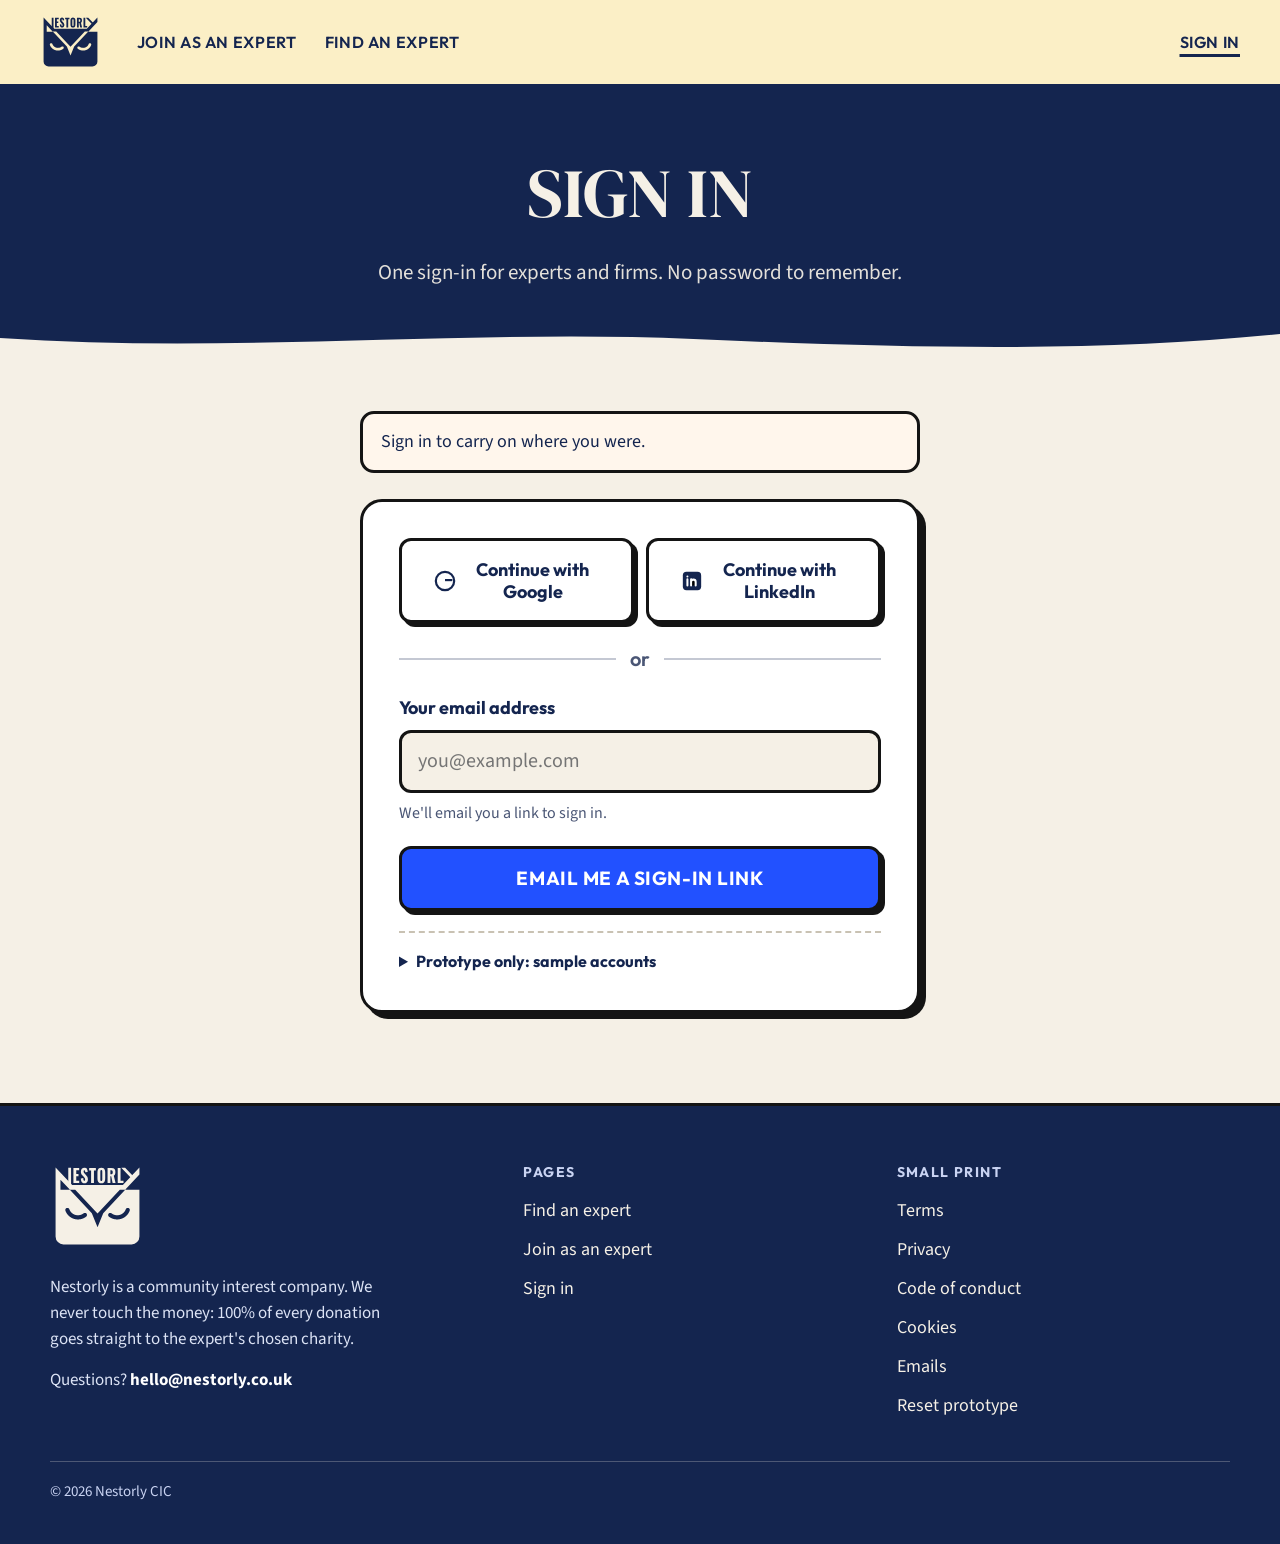
<file: request.html>
<!doctype html>
<html lang="en"><head><meta charset="utf-8"><meta name="viewport" content="width=device-width, initial-scale=1, viewport-fit=cover">
<meta property="og:title" content="Nestorly: Specialise for charity">
<meta property="og:description" content="Experts share their knowledge; firms donate 100% to the expert’s chosen charity.">
<meta property="og:url" content="https://luke-w-l-m.github.io/nestorly-prototype/request.html">
<meta property="og:type" content="website">
<meta property="og:image" content="https://luke-w-l-m.github.io/nestorly-prototype/og-image.png?v=4">
<meta property="og:image:width" content="1200">
<meta property="og:image:height" content="627">
<meta property="og:image:alt" content="Specialise for charity: three people talking over coffee at a round table">
<meta name="twitter:card" content="summary_large_image">
<meta name="twitter:title" content="Nestorly: Specialise for charity">
<meta name="twitter:description" content="Experts share their knowledge; firms donate 100% to the expert’s chosen charity.">
<meta name="twitter:image" content="https://luke-w-l-m.github.io/nestorly-prototype/og-image.png?v=4">
<meta name="twitter:image:alt" content="Specialise for charity: three people talking over coffee at a round table">
<title>Request a conversation · Nestorly</title>
<link rel="stylesheet" href="https://fonts.googleapis.com/css2?family=DM+Serif+Display&family=Outfit:wght@600;700&family=Source+Sans+3:wght@400;600;700&display=swap">
<link rel="stylesheet" href="styles.css">
<style>
main{max-width:1180px;margin:0 auto;padding-block:48px 90px;display:flex;flex-direction:column;gap:30px}
.layout{display:grid;grid-template-columns:minmax(0,1fr) 340px;gap:36px;align-items:start}
form.card{display:flex;flex-direction:column;gap:26px}
fieldset{border:none;margin:0;padding:0;display:flex;flex-direction:column;gap:16px;border-top:2px solid var(--navy);padding-top:22px}
legend{font-family:var(--head);font-size:30px;text-transform:uppercase;padding:0;margin-bottom:6px;float:left;width:100%}
fieldset>*:not(legend){clear:both}
.times{display:flex;flex-direction:column;gap:12px}
.time{display:grid;grid-template-columns:40px minmax(0,1fr) minmax(0,1fr);gap:12px;align-items:center}
.time span{font-family:var(--ui);font-weight:700;width:40px;height:40px;border-radius:50%;border:3px solid var(--ink);display:grid;place-items:center;background:var(--white)}
.pledge{display:grid;grid-template-columns:minmax(0,1fr) minmax(0,1fr);gap:20px;align-items:stretch}
.money{display:flex;align-items:center;border:3px solid var(--ink);border-radius:12px;background:var(--paper);overflow:hidden}
.money b{font-family:var(--head);font-size:32px;padding:0 6px 0 16px}
.money input{border:none;background:transparent;font-family:var(--head);font-size:32px;padding:10px 12px 10px 0}
.money input:focus-visible{outline:none}
.money:focus-within{outline:3px solid var(--cobalt);outline-offset:3px}
.sugg{border:3px dashed var(--ink);border-radius:14px;padding:14px 18px;background:var(--white);font-size:18px}
.sugg b{font-family:var(--head);font-size:28px;display:block;font-weight:400}
.side{position:sticky;top:110px;display:flex;flex-direction:column;gap:16px}
.side .card{padding:26px;display:flex;flex-direction:column;gap:8px}
.side h3{margin:0;font-family:var(--head);font-weight:400;font-size:26px;line-height:1.1}
.side .meta{color:var(--muted);font-size:17px}
.sent{display:flex;flex-direction:column;gap:18px;align-items:flex-start}
.sent svg{width:80px;height:80px}
@media (max-width:960px){.layout{grid-template-columns:1fr}.side{position:static;order:-1}.pledge{grid-template-columns:1fr}.time{grid-template-columns:40px minmax(0,1fr)}.time input[type=time]{grid-column:2}}
.sample{all:unset;cursor:pointer;align-self:flex-start;font-family:var(--ui);font-weight:700;font-size:16px;color:var(--navy);text-decoration:underline;text-underline-offset:3px;border:2px dashed #C9C2B3;border-radius:10px;padding:6px 12px;text-decoration:none}
.sample:focus-visible{outline:3px solid var(--navy);outline-offset:2px}
#form .btn[type=submit],#sent .btn{background:#FF7A1A;color:#14254F}
#form .btn[type=submit]:hover,#sent .btn:hover{background:#E86A0C}
.chips{display:flex;flex-wrap:wrap;gap:10px}
label.chip{cursor:pointer;display:inline-flex;align-items:center;gap:8px;border:2px solid var(--ink);border-radius:999px;padding:8px 16px;font-family:var(--ui);font-weight:600;font-size:17px;background:#fff}
label.chip input{position:absolute;opacity:0;width:1px;height:1px}
label.chip:has(input:checked){background:var(--ink);color:#fff}
label.chip:has(input:focus-visible){outline:3px solid var(--navy);outline-offset:2px}
</style>
</head><body>
<header id="site-head"></header>
<main class="gut">
  <div style="display:flex;flex-direction:column;gap:12px">
    <a class="link" href="find.html" style="font-size:17px">← Back to Find an expert</a>
    <h1 class="page">Request a conversation</h1>
    <p class="lead">Signed in as <b id="who"></b>. The expert will reply within a few days.</p>
  </div>
  <div class="layout">
    <form class="card" id="form" novalidate>
      <button type="button" class="sample" id="sample">Prototype only: fill in sample answers</button>
      <fieldset>
        <legend>About you</legend>
        <div class="row">
          <div class="f"><label for="nm">Your name</label><input type="text" id="nm"></div>
          <div class="f"><label for="rl">Your role</label><input type="text" id="rl"></div>
        </div>
        <div class="f"><label for="org">Organisation</label><input type="text" id="org" readonly></div>
      </fieldset>
      <fieldset>
        <legend>What you'd like to discuss</legend>
        <div class="f"><label for="topic">Topic</label><input type="text" id="topic" placeholder="e.g. Choosing a site for a new seaweed farm"></div>
        <div class="f"><label for="goal">What you hope to get out of it</label><textarea id="goal" style="min-height:100px" placeholder="The decision you're making, and by when"></textarea><small>The expert sees this first. Be specific about the decision you're making.</small></div>
        <div class="f"><label for="qs">Questions you'd like to cover</label><textarea id="qs" placeholder="One question per line"></textarea></div>
        <div class="f"><span class="lab">Format</span><div class="chips" role="radiogroup" aria-label="Format">
          <label class="chip"><input type="radio" name="fmt" id="f1" checked>Phone or video call</label>
          <label class="chip"><input type="radio" name="fmt" id="f2">Written advice</label>
          <label class="chip"><input type="radio" name="fmt" id="f3">Site visit</label>
          <label class="chip"><input type="radio" name="fmt" id="f4">Talk or presentation</label>
          <label class="chip"><input type="radio" name="fmt" id="f5">Mentoring</label>
        </div></div>
        <div class="f"><label for="bg">What you already know <span class="opt">(optional)</span></label><textarea id="bg" style="min-height:90px"></textarea></div>
        <div class="row"><div class="f"><label for="att">Who will attend</label><input type="text" id="att"></div><div class="f"><label for="doc">Anything for the expert to read <span class="opt">(optional)</span></label><input type="file" id="doc" style="font-size:17px"></div></div>
        <div class="f"><label for="len">Length</label><select id="len"><option>30 minutes</option><option selected>1 hour</option><option>90 minutes</option><option>Half a day</option></select></div>
      </fieldset>
      <fieldset>
        <legend>Three times that suit you</legend>
        <p class="hint" style="margin:0">The expert picks one, or suggests another time. You'll both get a calendar invite and a video link.</p>
        <div class="times">
          <div class="time"><span>1</span><input type="date" id="d1" aria-label="First date"><input type="time" id="t1" value="10:00" aria-label="First time"></div>
          <div class="time"><span>2</span><input type="date" id="d2" aria-label="Second date"><input type="time" id="t2" value="14:30" aria-label="Second time"></div>
          <div class="time"><span>3</span><input type="date" id="d3" aria-label="Third date"><input type="time" id="t3" value="11:00" aria-label="Third time"></div>
        </div>
      </fieldset>
      <fieldset>
        <legend>Your donation</legend>
        <div class="pledge">
          <div class="f"><label for="amt">Amount you'll donate</label><div class="money"><b>£</b><input type="number" id="amt" min="0" step="10" placeholder="0" inputmode="numeric"></div><small id="to"></small></div>
          <div class="sugg"><span class="eyebrow">The expert suggests</span><b id="sug"></b><span id="sugk"></span></div>
        </div>
        <div class="note"><p>You pay the charity directly, on its own donation page, after the conversation. Nestorly never touches the money. The amount can't be negotiated: the expert simply accepts or declines.</p></div>
      </fieldset>
      <fieldset>
        <legend>Optional extras</legend>
        <label class="tick"><input type="checkbox" id="conf">Mark this request confidential. The expert must agree to keep it private before seeing the details.</label>
        <label class="tick"><input type="checkbox" id="comp">Add our own compliance questions for the expert to answer.</label>
        <label class="tick"><input type="checkbox" id="rec">Ask to record the call (only if the expert agrees).</label>
      </fieldset>
      <fieldset>
        <legend>Our agreement</legend>
        <label class="tick"><input type="checkbox" class="ag">We won't ask for inside information, or for anything the expert isn't free to share.</label>
        <label class="tick"><input type="checkbox" class="ag">We'll respect the expert's right to decline a question or end the conversation.</label>
        <label class="tick"><input type="checkbox" class="ag">Within 48 hours of the expert pressing Send, we'll donate the agreed amount directly to the charity or flag a problem.</label>
        <label class="tick"><input type="checkbox" class="ag">We'll use the expert's contact details only for this engagement.</label>
        <label class="tick"><input type="checkbox" class="ag">We won't record the conversation unless the expert agrees.</label>
        <label class="tick"><input type="checkbox" class="ag">The expert is giving a personal view, not professional advice. Our decisions are our own responsibility.</label>
      </fieldset>
      <fieldset>
        <legend>Your pledge</legend>
        <p class="hint" style="margin:0">The last step. A named person signs on behalf of your organisation, and the expert sees this signed pledge with your request.</p>
        <div class="row">
          <div class="f"><label for="pn">Your full name</label><input type="text" id="pn" autocomplete="name"></div>
          <div class="f"><label for="pt">Your job title</label><input type="text" id="pt" autocomplete="organization-title"></div>
        </div>
        <div class="signed"><span class="eyebrow">Your pledge</span><q id="ptext"></q></div>
        <label class="tick"><input type="checkbox" id="psign">I sign this pledge</label>
      </fieldset>
      <p class="hint" id="err" role="alert" style="margin:0;color:#A3202F;font-weight:700" hidden></p>
      <button type="submit" class="btn">Send request</button>
    </form>
    <aside class="side">
      <div class="card">
        <span class="eyebrow">Your request to</span>
        <h3 id="xn"></h3>
        <span class="meta" id="xr"></span>
        <span class="meta" id="xc"></span>
      </div>
      <div class="note"><p><b>What happens next</b></p><p>1 The expert accepts or declines. 2 You meet. 3 They press Send. 4 You donate on the charity's page and upload your receipt.</p></div>
    </aside>
  </div>
  <div class="card sent" id="sent" hidden>
    <svg viewBox="0 0 80 80" aria-hidden="true"><circle cx="40" cy="40" r="36" fill="#1F9D55" stroke="#141414" stroke-width="4"/><path d="M23 41l11 11 23-25" fill="none" stroke="#fff" stroke-width="6" stroke-linecap="round" stroke-linejoin="round"/></svg>
    <h2 class="sec">Request sent</h2>
    <p class="lead" id="sentmsg"></p>
    <div id="sentpledge" style="width:100%;max-width:760px"></div>
    <div class="acts"><a class="btn" id="todash" href="firm-dashboard.html">Go to my dashboard →</a></div>
  </div>
</main>
<footer id="site-foot"></footer>
<script src="store.js"></script>
<script src="site.js"></script>
<script>
// Request form (2 Nov): the expert comes from ?expert=, the firm from the signed-in account; sending creates the request in the shared store
const $=id=>document.getElementById(id), esc=t=>String(t).replace(/[&<>"]/g,c=>({'&':'&amp;','<':'&lt;','>':'&gt;','"':'&quot;'}[c]));
const me=DS.me(), firm=me&&DS.firm(me.ref);
const qp=new URLSearchParams(location.search);
let x=DS.expert(qp.get('expert'));
if(!x){ let i=0; try{ i=+(sessionStorage.getItem('dapper-expert')||0); }catch(e){} x=DS.get().experts.filter(e=>e.status==='live')[i]||DS.get().experts[0]; }
const fromQ=DS.get().questions.find(q=>q.id===qp.get('q'));
$('who').textContent=me.name+', '+firm.name;
$('nm').value=me.name; $('rl').value=me.title||''; $('org').value=firm.name;
$('pn').value=me.name; $('pt').value=me.title||'';
$('xn').textContent=x.n; $('xr').textContent=x.cur; $('xc').textContent='Supports: '+x.ch;
$('sug').textContent=x.don; $('sugk').textContent=x.donk;
$('to').textContent='100% goes to '+x.ch+'.';
if(fromQ){ $('topic').value=fromQ.title; $('goal').value=fromQ.desc; }
// three times next week, on the hour
const t0=new Date(); t0.setHours(0,0,0,0); const ymd=d=>{ const z=new Date(t0.getTime()+d*86400000); return z.getFullYear()+'-'+String(z.getMonth()+1).padStart(2,'0')+'-'+String(z.getDate()).padStart(2,'0'); };
$('d1').value=ymd(7); $('d2').value=ymd(8); $('d3').value=ymd(10);
$('sample').onclick=()=>{ const sp=(x.spec&&x.spec[0]||x.ind[0]||'your field').toLowerCase();
  if(!$('topic').value) $('topic').value='Advice on '+sp;
  if(!$('goal').value) $('goal').value='We are deciding by the end of the quarter whether to invest in '+sp+', and want a practitioner\'s honest view before we commit.';
  $('qs').value=['What do newcomers usually underestimate?','What would a realistic first year look like?','Who should we talk to next?'].map((q,i)=>(i+1)+'. '+q).join('\n');
  $('bg').value='We have read the main industry reports but have not spoken to anyone working in it yet.';
  $('att').value=me.name+(me.title?' ('+me.title+')':'');
  const m=String(x.don).match(/\d[\d,]*/); $('amt').value=m?m[0].replace(/,/g,''):300;
  document.querySelectorAll('.ag').forEach(a=>a.checked=true); $('psign').checked=true; showP(); $('topic').focus(); };
// the pledge sentence fills in as the firm types
const P=()=>({name:$('pn').value.trim()||'[full name]',title:$('pt').value.trim()||'[job title]',company:firm.name,amount:+$('amt').value||0,charity:x.ch});
const showP=()=>{ const p=P(); $('ptext').textContent=DapperFirm.pledgeText(p).replace('£0 ','£[amount] '); };
['pn','pt','amt'].forEach(id=>$(id).addEventListener('input',showP)); showP();
$('form').addEventListener('submit',e=>{
  e.preventDefault();
  const amt=+$('amt').value, ags=[...document.querySelectorAll('.ag')];
  const times=[1,2,3].map(i=>$('d'+i).value?new Date($('d'+i).value+'T'+($('t'+i).value||'10:00')).toISOString():null).filter(Boolean);
  let msg='';
  if(!$('topic').value.trim()||!$('goal').value.trim()) msg='Please add a topic and what you hope to get out of it.';
  else if(!times.length) msg='Please suggest at least one time.';
  else if(!amt) msg='Please enter the amount you\'ll donate.';
  else if(!ags.every(a=>a.checked)) msg='Please tick all six points in "Our agreement".';
  else if(!$('pn').value.trim()||!$('pt').value.trim()) msg='Please type your full name and job title to sign the pledge.';
  else if(!$('psign').checked) msg='Please tick "I sign this pledge".';
  $('err').textContent=msg; $('err').hidden=!msg; if(msg){ $('err').scrollIntoView({block:'center'}); return; }
  const fmt=document.querySelector('input[name=fmt]:checked'), pl=Object.assign(P(),{at:new Date().toISOString()});
  const id=DS.update(s=>{ const rid='r'+(++s.seq);
    s.requests.push({id:rid,firmId:firm.id,expertId:x.id,state:'sent',created:new Date().toISOString(),topic:$('topic').value.trim(),goal:$('goal').value.trim(),
      questions:$('qs').value.split('\n').map(q=>q.replace(/^\s*\d+[.)]\s*/,'').trim()).filter(Boolean),fmt:fmt?fmt.parentElement.textContent.trim():'Phone or video call',length:$('len').value,
      times,amount:amt,pledge:pl,conf:$('conf').checked,attendees:$('att').value.trim(),known:$('bg').value.trim(),docs:$('doc').files[0]?$('doc').files[0].name:'',
      compliance:$('comp').checked,record:$('rec').checked,fromQuestion:fromQ?fromQ.id:null,messages:[],meeting:null,donation:{stage:1},declined:null});
    return rid; });
  DS.alertExpert(x.id,'request','New request from '+firm.name+': '+$('topic').value.trim(),'expert-dashboard.html#request-'+id);
  $('sentmsg').textContent='We\'ve sent your request to '+x.n+', with a pledged donation of £'+amt.toLocaleString('en-GB')+' to '+x.ch+'. We\'ll let you know when they reply.';
  $('sentpledge').innerHTML=DapperFirm.signedBlock(Object.assign({},pl,{at:DS.when(pl.at)}));
  $('todash').href='firm-dashboard.html#request-'+id;
  document.querySelector('.layout').hidden=true; $('sample').hidden=true; $('sent').hidden=false; window.scrollTo({top:0,behavior:'smooth'});
});
</script>
</body></html>
</file>
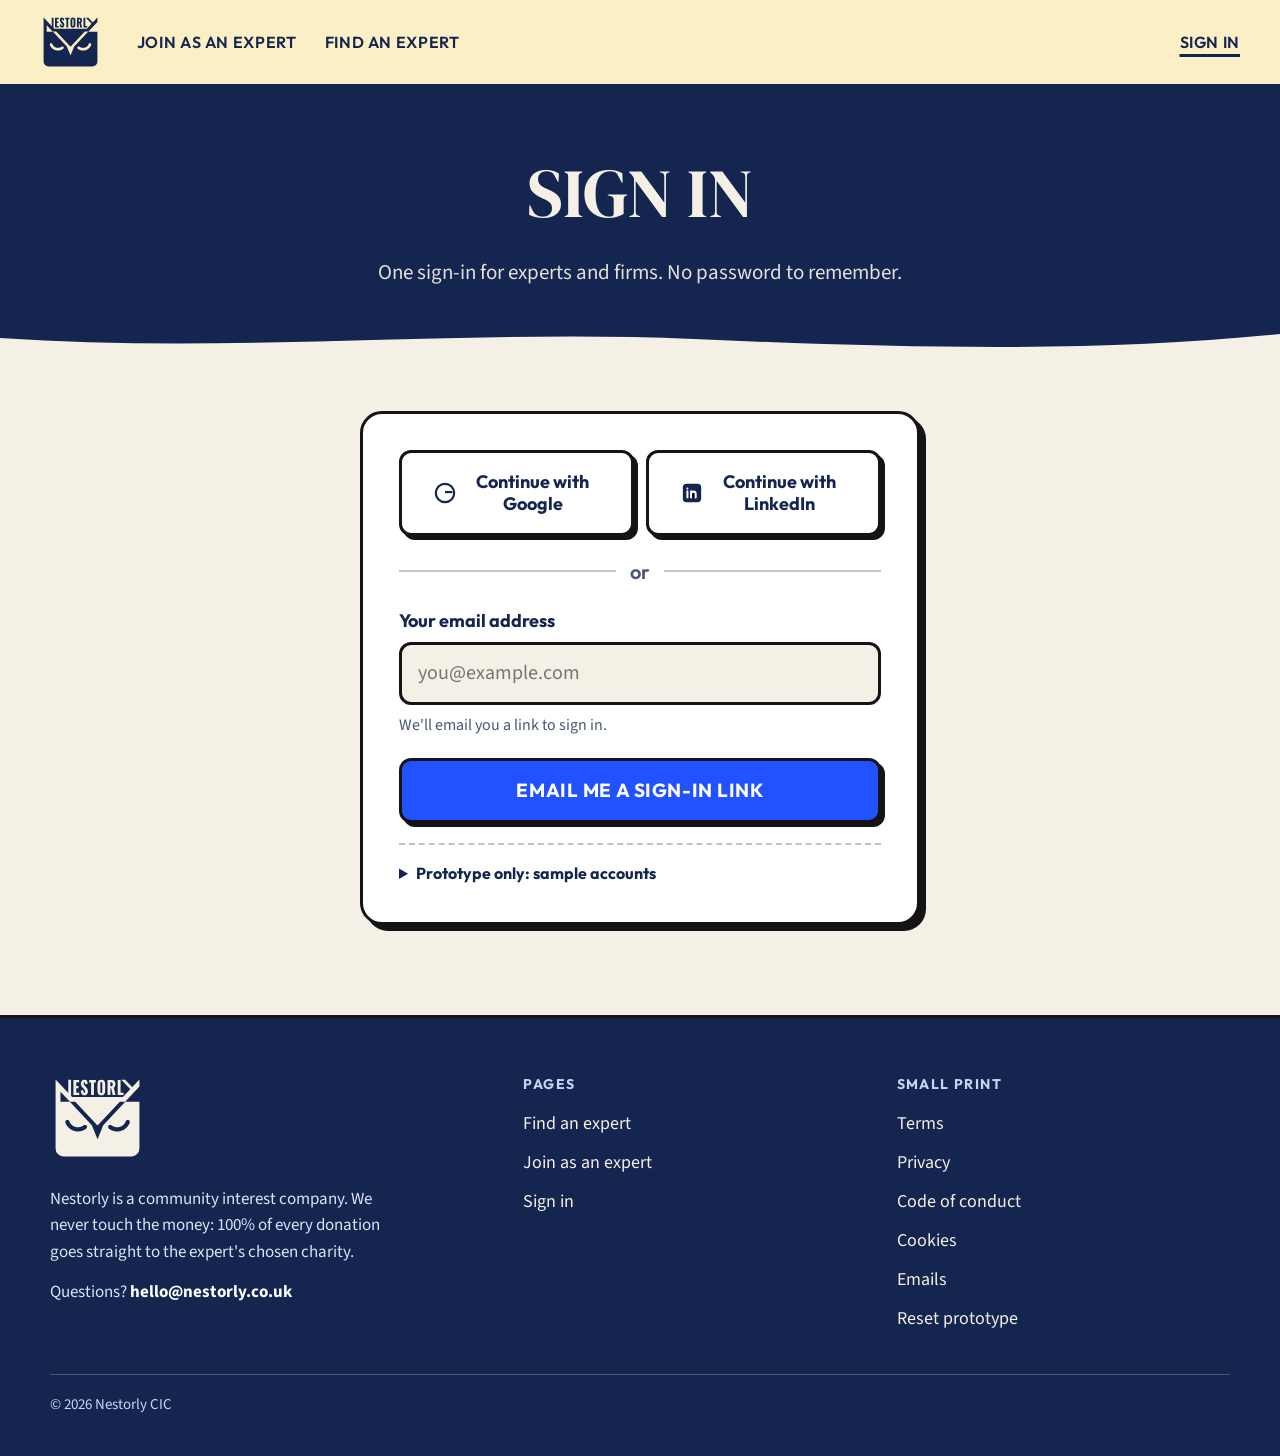
<file: signin.html>
<!doctype html>
<html lang="en"><head><meta charset="utf-8"><meta name="viewport" content="width=device-width, initial-scale=1, viewport-fit=cover">
<meta property="og:title" content="Nestorly: Specialise for charity">
<meta property="og:description" content="Experts share their knowledge; firms donate 100% to the expert’s chosen charity.">
<meta property="og:url" content="https://luke-w-l-m.github.io/nestorly-prototype/signin.html">
<meta property="og:type" content="website">
<meta property="og:image" content="https://luke-w-l-m.github.io/nestorly-prototype/og-image.png?v=4">
<meta property="og:image:width" content="1200">
<meta property="og:image:height" content="627">
<meta property="og:image:alt" content="Specialise for charity: three people talking over coffee at a round table">
<meta name="twitter:card" content="summary_large_image">
<meta name="twitter:title" content="Nestorly: Specialise for charity">
<meta name="twitter:description" content="Experts share their knowledge; firms donate 100% to the expert’s chosen charity.">
<meta name="twitter:image" content="https://luke-w-l-m.github.io/nestorly-prototype/og-image.png?v=4">
<meta name="twitter:image:alt" content="Specialise for charity: three people talking over coffee at a round table">
<title>Sign in · Nestorly</title>
<link rel="stylesheet" href="https://fonts.googleapis.com/css2?family=DM+Serif+Display&family=Outfit:wght@600;700&family=Source+Sans+3:wght@400;600;700&display=swap">
<link rel="stylesheet" href="styles.css">
<style>
main{max-width:640px;margin:0 auto;padding-block:56px 90px;display:flex;flex-direction:column;gap:26px}
.card{display:flex;flex-direction:column;gap:20px}
.social{display:grid;grid-template-columns:1fr 1fr;gap:12px}
.social .btn{background:var(--white);color:var(--navy);text-transform:none;letter-spacing:0;font-size:18px;gap:10px}
.social .btn svg{width:22px;height:22px;flex:none}
.or{display:flex;align-items:center;gap:14px;color:var(--muted);font-family:var(--ui);font-weight:600}
.or::before,.or::after{content:"";flex:1;height:2px;background:var(--navy);opacity:.25}
.sent{display:flex;flex-direction:column;gap:14px;align-items:flex-start}
.ctx{background:#FFF6EC;border:3px solid var(--ink);border-radius:14px;padding:14px 18px;font-size:18px;margin:0}
.err{color:#A3202F;font-weight:700;font-size:16px}
.unknown{border:3px solid var(--ink);border-radius:16px;background:var(--paper);padding:20px 22px;display:flex;flex-direction:column;gap:14px}
.unknown p{margin:0}
.unknown .acts{display:flex;gap:12px;flex-wrap:wrap}
.unknown .btn.tang{background:#FF7A1A;color:#14254F}
.unknown .btn.tang:hover{background:#E86A0C}
.samples{border-top:2px dashed #C9C2B3;padding-top:16px;font-size:16px;color:var(--muted)}
.samples summary{cursor:pointer;font-family:var(--ui);font-weight:700;color:var(--navy)}
.samples ul{list-style:none;margin:10px 0 0;padding:0;display:flex;flex-direction:column;gap:6px}
.samples button{all:unset;cursor:pointer;color:var(--navy);text-decoration:underline;text-underline-offset:3px;font-weight:600}
.samples button:focus-visible{outline:3px solid var(--navy);outline-offset:2px}
/* mock Google / LinkedIn account picker */
.pick{padding:0;border:0;background:none;max-width:none;max-height:none;overflow:visible}
.pick::backdrop{background:rgba(20,37,79,.8)}
.pickbox{background:#fff;border:3px solid var(--ink);border-radius:20px;box-shadow:8px 8px 0 var(--ink);width:min(440px,calc(100vw - 32px));box-sizing:border-box;padding:28px 24px 22px;display:flex;flex-direction:column;gap:14px;color:var(--navy)}
.pickbox h2{margin:0;font-family:var(--ui);font-size:22px}
.pickbox p{margin:0;font-size:16px;color:var(--muted)}
.pickbox ul{list-style:none;margin:0;padding:0;display:flex;flex-direction:column;gap:6px;max-height:50svh;overflow:auto}
.pickbox li button{all:unset;box-sizing:border-box;cursor:pointer;width:100%;display:flex;gap:12px;align-items:center;padding:10px 12px;border:2px solid #E9E2D3;border-radius:12px}
.pickbox li button:hover,.pickbox li button:focus-visible{border-color:var(--ink);background:var(--paper);outline:none}
.pickbox .av{flex:none;width:38px;height:38px;border-radius:50%;background:#14254F;color:#F5F0E6;display:grid;place-items:center;font:700 14px var(--ui)}
.pickbox .who{display:flex;flex-direction:column;min-width:0}
.pickbox .who b{font-family:var(--ui);font-size:16px}
.pickbox .who span{font-size:14px;color:var(--muted);overflow-wrap:anywhere}
.pickbox .mock{font-family:var(--ui);font-size:12px;font-weight:700;letter-spacing:.08em;text-transform:uppercase;color:var(--muted)}
@media (max-width:600px){.social{grid-template-columns:1fr}}
</style>
</head><body>
<header id="site-head"></header>
<main class="gut">
  <h1 class="page">Sign in</h1>
  <p class="lead" style="margin:0">One sign-in for experts and firms. No password to remember.</p>
  <p class="ctx" id="ctx" hidden>Sign in to carry on where you were.</p>

  <form class="card" id="form" novalidate>
    <div id="step1" style="display:flex;flex-direction:column;gap:20px">
      <div class="social">
        <button type="button" class="btn" data-pick="Google"><svg viewBox="0 0 24 24" aria-hidden="true"><circle cx="12" cy="12" r="10" fill="none" stroke="#14254F" stroke-width="2.4"/><path d="M12 11h8" stroke="#14254F" stroke-width="2.4"/></svg>Continue with Google</button>
        <button type="button" class="btn" data-pick="LinkedIn"><svg viewBox="0 0 24 24" aria-hidden="true"><rect x="2" y="2" width="20" height="20" rx="4" fill="#14254F"/><path d="M7 10v7M7 7v.01M11 17v-4a2.5 2.5 0 0 1 5 0v4M11 10v7" stroke="#fff" stroke-width="2.2" stroke-linecap="round"/></svg>Continue with LinkedIn</button>
      </div>
      <div class="or">or</div>
      <div class="f"><label for="em">Your email address</label><input type="email" id="em" autocomplete="email" aria-describedby="em-h em-e" placeholder="you@example.com"><small id="em-h">We'll email you a link to sign in.</small><span class="err" id="em-e" hidden></span></div>
      <button type="submit" class="btn">Email me a sign-in link</button>
      <div class="unknown" id="unknown" hidden>
        <p><b>We don't have an account for <span id="unk-em"></span>.</b> Check the spelling, or create one:</p>
        <div class="acts"><a class="btn sm" href="create-profile.html">Join as an expert</a><a class="btn sm tang" href="firm-signup.html">Create a firm account</a></div>
      </div>
      <details class="samples"><summary>Prototype only: sample accounts</summary>
        <ul id="samples"></ul>
      </details>
    </div>
    <div class="sent" id="step2" hidden>
      <h2 class="sec" style="font-size:34px" tabindex="-1" id="sent-h">Check your email</h2>
      <p style="margin:0">We've emailed you a sign-in link at <b id="sentto"></b>. It works for 15 minutes.</p>
      <button type="button" class="btn" id="open">Open the link →</button>
      <button type="button" class="btn ghost sm" id="again">Use a different email</button>
    </div>
  </form>
</main>
<dialog class="pick" id="pick" aria-labelledby="pick-h">
  <div class="pickbox">
    <span class="mock">Prototype only · pretend <span id="pick-p">Google</span></span>
    <h2 id="pick-h">Choose an account</h2>
    <p>to continue to Nestorly</p>
    <ul id="pick-list"></ul>
    <button type="button" class="btn ghost sm" id="pick-x" style="align-self:flex-start">Cancel</button>
  </div>
</dialog>
<footer id="site-foot"></footer>
<script src="store.js"></script>
<script src="site.js"></script>
<script>
// One sign-in for both roles (2 Nov): the account's role decides where it lands. ?next= sends it back to the page it came from.
const $=id=>document.getElementById(id);
const esc=t=>String(t).replace(/[&<>"]/g,c=>({'&':'&amp;','<':'&lt;','>':'&gt;','"':'&quot;'}[c]));
const next=new URLSearchParams(location.search).get('next');
$('ctx').hidden=!next;
const NEEDS={'request.html':'firm','firm-dashboard.html':'firm','expert-dashboard.html':'expert','find.html':'firm'};
function go(u){
  DS.signIn(u.id);
  const page=next&&next.split(/[?#]/)[0];
  location.href=(next&&/^[\w\-]+\.html([?#].*)?$/.test(next)&&(!NEEDS[page]||NEEDS[page]===u.role))?next:DS.home(u);
}
let pending=null;
$('form').addEventListener('submit',e=>{
  e.preventDefault();
  const em=$('em').value.trim(); $('unknown').hidden=true;
  if(!/^[^@\s]+@[^@\s]+\.[^@\s]+$/.test(em)){ $('em-e').textContent='Please enter your email address.'; $('em-e').hidden=false; $('em').setAttribute('aria-invalid','true'); $('em').focus(); return; }
  $('em-e').hidden=true; $('em').removeAttribute('aria-invalid');
  const u=DS.userByEmail(em);
  if(!u){ $('unk-em').textContent=em; $('unknown').hidden=false; return; }
  pending=u; $('sentto').textContent=u.email; $('step1').hidden=true; $('step2').hidden=false; $('sent-h').focus();
});
$('open').onclick=()=>{ if(pending) go(pending); };
$('again').onclick=()=>{ $('step2').hidden=true; $('step1').hidden=false; $('em').focus(); };
// sample accounts: experts and firms in the store, including any you've created
function people(){
  const s=DS.get();
  return s.users.map(u=>({u,sub:u.role==='expert'?'Expert':((DS.firm(u.ref)||{}).name||'Firm')}));
}
$('samples').innerHTML=people().map(({u,sub})=>'<li><button type="button" data-em="'+esc(u.email)+'">'+esc(u.email)+'</button> · '+esc(sub)+'</li>').join('');
$('samples').querySelectorAll('button').forEach(b=>b.onclick=()=>{ $('em').value=b.dataset.em; $('em').focus(); });
// mock Google / LinkedIn: pick one of the sample accounts
const P=$('pick');
document.querySelectorAll('[data-pick]').forEach(b=>b.onclick=()=>{
  $('pick-p').textContent=b.dataset.pick;
  $('pick-list').innerHTML=people().map(({u,sub})=>'<li><button type="button" data-id="'+u.id+'"><span class="av">'+esc(u.name.split(/\s+/).map(w=>w[0]).slice(0,2).join(''))+'</span><span class="who"><b>'+esc(u.name)+'</b><span>'+esc(u.email)+' · '+esc(sub)+'</span></span></button></li>').join('');
  $('pick-list').querySelectorAll('button').forEach(x=>x.onclick=()=>go(DS.get().users.find(u=>u.id===x.dataset.id)));
  if(P.showModal) P.showModal(); else go(people()[0].u);
});
$('pick-x').onclick=()=>P.close();
P.addEventListener('click',e=>{ if(e.target===P) P.close(); });
// already signed in: straight to your dashboard
if(DS.me()) location.replace(DS.home());
</script>
</body></html>
</file>
<file: styles.css>
/* Nestorly prototype: shared tokens and components. Bold black-figure style: thick black outlines, hard shadows, cream paper, navy text, cobalt accent, green for donations. */
:root{
  --paper:#F5F0E6; --ink:#141414; --navy:#14254F; --cobalt:#2251FF; --green:#1F9D55; --white:#ffffff; --muted:#4A5675; --soft:#E9E2D3; --burgundy:#7A1F2B; --amber:#E0A21B; --sun:#F6C344;
  --head:'DM Serif Display', Georgia, serif; --body:'Source Sans 3', Arial, sans-serif; --ui:'Outfit', Arial, sans-serif;
  color-scheme: light;
}
*{box-sizing:border-box}
[hidden]{display:none!important}
html{-webkit-text-size-adjust:100%}
body{margin:0;background:var(--paper);color:var(--navy);font-family:var(--body);font-size:20px;line-height:1.55}
body::before{content:"";position:fixed;inset:0 0 auto;height:env(safe-area-inset-top,0px);z-index:10;background:#FBEFC6}
img{max-width:100%}
.gut{padding-left:max(40px,env(safe-area-inset-left,0px));padding-right:max(40px,env(safe-area-inset-right,0px))}
.inner{max-width:1180px;margin:0 auto}
a:focus-visible,button:focus-visible,input:focus-visible,textarea:focus-visible,select:focus-visible,label.chip:focus-within,summary:focus-visible{outline:3px solid var(--cobalt);outline-offset:3px}

/* top bar */
.top{position:sticky;top:env(safe-area-inset-top,0px);z-index:5;background:#FBEFC6;display:grid;grid-template-columns:auto 1fr auto;align-items:center;gap:20px 36px;padding-block:14px}
.top nav{display:flex;gap:28px;flex-wrap:wrap}
.top nav.r{justify-content:flex-end}
.top nav a{color:#14254F;text-decoration:none;font-family:var(--ui);font-weight:600;font-size:16px;letter-spacing:.04em;text-transform:uppercase}
.top nav a:hover{color:#1F9D55}
.top nav a.here{text-decoration:underline;text-decoration-thickness:3px;text-underline-offset:6px}
.logo{display:block;height:56px;width:auto}

/* footer */
.foot{background:var(--navy);color:var(--paper);padding-block:56px 40px;border-top:3px solid var(--ink)}
.foot .inner{display:grid;grid-template-columns:minmax(0,1.3fr) repeat(2,minmax(0,1fr));gap:40px}
.foot .mark{height:88px;width:auto}
.foot p{margin:14px 0 0;font-size:17px;max-width:42ch;color:#DCE3F5}
.foot h4{margin:0 0 12px;font-family:var(--ui);font-size:14px;letter-spacing:.1em;text-transform:uppercase;color:#C9D3F2}
.foot ul{list-style:none;margin:0;padding:0;display:flex;flex-direction:column;gap:8px}
.foot a{color:var(--paper);text-decoration:none;font-size:18px}
.foot a:hover{text-decoration:underline}
.foot .base{grid-column:1/-1;border-top:1px solid rgba(245,240,230,.25);padding-top:18px;font-size:15px;color:#C9D3F2;display:flex;justify-content:space-between;gap:16px;flex-wrap:wrap}
.proto{position:fixed;right:max(14px,env(safe-area-inset-right,0px));bottom:calc(14px + env(safe-area-inset-bottom,0px));z-index:20;font-family:var(--ui);font-size:13px;font-weight:600;background:var(--ink);color:var(--white);border-radius:8px;padding:6px 12px;opacity:.85}

/* type */
h1.page{margin:0;font-family:var(--head);font-weight:400;font-size:clamp(38px,4.6vw,66px);line-height:1;text-transform:uppercase;text-wrap:balance}
h2.sec{margin:0;font-family:var(--head);font-weight:400;font-size:clamp(30px,3.4vw,48px);line-height:1.05;text-transform:uppercase;text-wrap:balance}
.lead{margin:0;color:var(--muted);max-width:60ch;font-size:21px}
.eyebrow{font-family:var(--ui);font-weight:700;font-size:14px;letter-spacing:.1em;text-transform:uppercase;color:var(--muted)}

/* buttons */
.btn{display:inline-flex;align-items:center;justify-content:center;gap:10px;font-family:var(--ui);font-weight:700;font-size:19px;letter-spacing:.03em;text-transform:uppercase;padding:18px 32px;border-radius:12px;border:3px solid var(--ink);cursor:pointer;box-shadow:4px 4px 0 var(--ink);background:var(--cobalt);color:var(--white);text-decoration:none;line-height:1.2;text-align:center}
.btn:active{transform:translate(2px,2px);box-shadow:2px 2px 0 var(--ink)}
.btn.ghost{background:var(--white);color:var(--navy)}
.btn.green{background:var(--green)}
.btn.sm{font-size:16px;padding:11px 18px;box-shadow:3px 3px 0 var(--ink)}
.btn[disabled]{opacity:.4;cursor:default}
.link{color:var(--cobalt);font-weight:700}

/* cards */
.card{background:var(--white);border:3px solid var(--ink);border-radius:22px;box-shadow:6px 6px 0 var(--ink);padding:36px;min-width:0}
.box{border:3px solid var(--ink);border-radius:16px;padding:20px 22px;background:var(--paper);min-width:0}

/* forms */
.f{display:flex;flex-direction:column;gap:8px;min-width:0}
.f label,.lab{font-family:var(--ui);font-weight:700;font-size:18px}
.opt{font-family:var(--body);font-weight:400;color:var(--muted);font-size:16px}
.f small,.hint{color:var(--muted);font-size:16px}
input[type=text],input[type=email],input[type=url],input[type=tel],input[type=number],input[type=search],input[type=date],input[type=time],textarea,select{font:inherit;font-size:20px;color:var(--navy);background:var(--paper);border:3px solid var(--ink);border-radius:12px;padding:13px 16px;width:100%}
textarea{min-height:150px;resize:vertical;line-height:1.5}
.row{display:grid;grid-template-columns:repeat(2,minmax(0,1fr));gap:20px}
.row3{display:grid;grid-template-columns:repeat(3,minmax(0,1fr));gap:16px}
.chips{display:flex;flex-wrap:wrap;gap:10px}
label.chip,button.chip{cursor:pointer;display:inline-flex;align-items:center;gap:8px;border:3px solid var(--ink);border-radius:999px;padding:8px 16px;font-family:var(--ui);font-weight:600;font-size:16px;background:var(--white);color:var(--navy)}
label.chip input{position:absolute;opacity:0;width:1px;height:1px}
label.chip:has(input:checked),button.chip[aria-pressed="true"]{background:var(--ink);color:var(--white)}
.tick{display:flex;gap:14px;align-items:flex-start;font-size:19px;cursor:pointer;border:3px solid var(--ink);border-radius:14px;padding:14px 18px;background:var(--white)}
.tick input,.radio input{width:24px;height:24px;accent-color:var(--cobalt);flex:none;margin-top:3px}
.radio{display:flex;gap:12px;align-items:flex-start;font-size:19px;cursor:pointer}
.note{background:var(--paper);border-left:6px solid var(--navy);border-radius:0 12px 12px 0;padding:14px 18px;font-size:18px}
.note p{margin:0 0 6px}.note p:last-child{margin:0}

/* tabs */
.tabs{display:flex;gap:8px;flex-wrap:wrap;border-bottom:3px solid var(--ink);padding-bottom:0}
.tabs button{font-family:var(--ui);font-weight:700;font-size:17px;border:3px solid var(--ink);border-bottom:none;border-radius:14px 14px 0 0;padding:12px 20px;background:var(--soft);color:var(--navy);cursor:pointer;margin-bottom:-3px;display:inline-flex;gap:8px;align-items:center}
.tabs button[aria-selected="true"]{background:var(--white);padding-bottom:15px}
.badge{display:inline-grid;place-items:center;min-width:24px;height:24px;border-radius:999px;background:var(--cobalt);color:var(--white);font-size:14px;padding:0 6px}
.panel{background:var(--white);border:3px solid var(--ink);border-top:none;border-radius:0 0 22px 22px;padding:32px;display:flex;flex-direction:column;gap:22px;box-shadow:6px 6px 0 var(--ink)}

/* status pills */
.pill{display:inline-flex;align-items:center;gap:6px;font-family:var(--ui);font-weight:700;font-size:14px;letter-spacing:.04em;text-transform:uppercase;border:2px solid var(--ink);border-radius:999px;padding:4px 12px;background:var(--white);white-space:nowrap}
.pill.wait{background:#FCEFC7}.pill.ok{background:#D6F1E1}.pill.no{background:#F6D9DC}.pill.go{background:#DCE5FF}

/* small static tracker for dashboards */
.trk{display:grid;grid-template-columns:repeat(4,minmax(0,1fr));position:relative;gap:8px}
.trk .ln{position:absolute;top:19px;height:8px;border:2px solid var(--ink);border-radius:8px;background:var(--white);overflow:hidden}
.trk .ln i{display:block;height:100%;background:var(--green)}
.trk .st{position:relative;z-index:1;display:flex;flex-direction:column;align-items:center;text-align:center;gap:6px;font-family:var(--ui);font-weight:600;font-size:15px;color:var(--muted)}
.trk .st b{width:46px;height:46px;border-radius:50%;border:3px solid var(--ink);background:var(--white);display:grid;place-items:center;color:var(--ink);font-size:18px}
.trk .st.on{color:var(--navy)}
.trk .st.on b{background:var(--green);color:var(--white)}

/* list rows */
.item{border:3px solid var(--ink);border-radius:18px;padding:22px 24px;display:flex;flex-direction:column;gap:14px;background:var(--paper)}
.item-h{display:flex;justify-content:space-between;align-items:flex-start;gap:16px;flex-wrap:wrap}
.item-h b{font-family:var(--ui);font-size:21px;display:block}
.item .meta{color:var(--muted);font-size:17px}
.acts{display:flex;gap:12px;flex-wrap:wrap}
.dl{display:grid;grid-template-columns:max-content minmax(0,1fr);gap:6px 18px;margin:0;font-size:18px}
.dl dt{font-family:var(--ui);font-weight:700}
.dl dd{margin:0}

@media (max-width:900px){
  /* phones: logo on top, then Join, Find and Sign in in one centred row */
  .top{display:flex;flex-wrap:wrap;justify-content:center;align-items:center;column-gap:16px;row-gap:10px}
  .top > a{flex:0 0 100%;display:flex;justify-content:center;order:-1}
  .top nav,.top nav.r{flex-wrap:nowrap;justify-content:center;gap:16px}
  .top nav a{font-size:15px}
  .gut{padding-left:max(16px,env(safe-area-inset-left,0px));padding-right:max(16px,env(safe-area-inset-right,0px))}
  .foot .inner{grid-template-columns:1fr}
  .row,.row3{grid-template-columns:1fr}
  .card,.panel{padding:22px}
  .dl{grid-template-columns:1fr}
}
@media (prefers-reduced-motion:reduce){*{transition:none!important}}

/* Donation tracker: original website style (chosen 25 Oct). White card, grey line, stops turn green with a tick; one sentence below fades between stages. Stages are clickable. */
.ot{padding:36px;border:3px solid var(--ink);border-radius:16px;background:var(--white);color:#000}
.ot-stops{display:grid;grid-template-columns:repeat(4,1fr);margin:8px 0 26px;padding:0;list-style:none}
.ot-stop{position:relative;text-align:center}
.ot-stop+.ot-stop::before{content:"";position:absolute;top:30px;right:50%;width:100%;height:6px;background:#cfcfcf;transition:background .4s ease}
.ot-stop.on+.ot-stop.on::before{background:#18743a}
.ot-btn{all:unset;box-sizing:border-box;width:100%;cursor:pointer;display:flex;flex-direction:column;align-items:center;gap:12px;font-family:var(--ui);font-weight:600;font-size:19px;color:#000;padding:0 4px;border-radius:12px}
.ot-btn:focus-visible{outline:3px solid var(--cobalt);outline-offset:4px}
.ot-btn:hover .ot-dot{border-color:#18743a}
.ot-dot{position:relative;z-index:1;display:grid;place-items:center;width:66px;height:66px;border:4px solid #8a8a8a;border-radius:50%;background:var(--white);color:transparent;transition:background .4s,border-color .4s,color .4s}
.ot-dot svg{width:32px;height:32px}
.ot-stop.on .ot-dot{border-color:#18743a;background:#18743a;color:var(--white)}
.ot-stop.cur .ot-btn{text-decoration:underline;text-decoration-thickness:3px;text-underline-offset:6px}
.ot-status{min-height:3.2em;margin:0;font-size:21px;color:#000;transition:opacity .5s ease;max-width:52ch}
.ot-status.out{opacity:0}
.ot-hint{margin:6px 0 0;font-size:15px;color:var(--muted);font-family:var(--ui);font-weight:600}
.ot.static{padding:22px 18px}
.ot.static .ot-stops{margin:4px 0 0}
.ot.static .ot-dot{width:48px;height:48px;border-width:3px}
.ot.static .ot-dot svg{width:24px;height:24px}
.ot.static .ot-stop+.ot-stop::before{top:21px;height:5px}
.ot.static .ot-btn{font-size:15px;gap:8px;cursor:default}
@media (max-width:640px){
  .ot{padding:22px}
  .ot-stops{grid-template-columns:1fr;gap:0;margin-bottom:20px}
  .ot-stop{text-align:left;padding:6px 0}
  .ot-btn{flex-direction:row;gap:16px}
  .ot-dot{flex:none;width:54px;height:54px}
  .ot-stop+.ot-stop::before{top:auto;bottom:50%;left:24px;right:auto;width:6px;height:100%}
  .ot.static .ot-dot{width:44px;height:44px}
  .ot.static .ot-stop+.ot-stop::before{left:19px;width:5px;top:auto;height:100%}
}
@media (prefers-reduced-motion:reduce){.ot-dot,.ot-stop+.ot-stop::before,.ot-status{transition:none}}

/* Homepage style carried to every page (25 Oct): coloured header band with a wavy edge, chunky label headings, gentle reveals, chunky hover on buttons and cards. */
.phead{background:var(--pb);color:var(--pt);padding-block:64px 40px}
.phead .inner{display:flex;flex-direction:column;gap:18px}
.phead .lead,.phead .eyebrow,.phead p{color:var(--pt);opacity:.92}
.phead .link{color:var(--pt)}
.phead > .inner > *{margin:0}
.pwave{display:block;width:100%;height:28px;margin-top:-1px} /* half height (30 Oct) */
h1.lbl{font-family:var(--head);font-weight:400;font-size:clamp(40px,5.4vw,80px);line-height:1.3;text-transform:uppercase;color:var(--navy);margin:0}
/* Headlines sit straight on the background, no label boxes (30 Oct). span.l is still added by site.js, unstyled. */
h1.lbl > span.l,h2.sec > span.l{background:none;border:0;border-radius:0;padding:0;box-shadow:none}
h2.sec{line-height:1.3}
.btn{transition:transform .2s ease, box-shadow .2s ease}
.btn:hover{transform:translate(-2px,-2px);box-shadow:6px 6px 0 var(--ink)}
.item,.ec,.three .card,.steps li{transition:transform .3s ease, box-shadow .3s ease}
.item:hover,.three .card:hover,.steps li:hover{transform:translateY(-3px)}
.rv{transition:transform .8s ease, opacity .8s ease}
.js .rv:not(.in){transform:translateY(22px);opacity:.35}
@media (prefers-reduced-motion:reduce){.js .rv:not(.in){transform:none;opacity:1}.btn:hover,.item:hover{transform:none}}
.hero h1.lbl{color:var(--paper)}
.phead .saved{color:var(--navy)}

/* Band headlines: centred in every band. Colour by background (30 Oct): navy on cream, white and sun yellow; cream on cobalt, navy and burgundy. */
.phead h1.lbl{color:var(--pt)}
h1.lbl{text-align:center}
.phead .inner{align-items:center;text-align:center}
.phead .inner > div{display:flex;flex-direction:column;align-items:center;text-align:center;gap:14px}
.phead .hello,.phead .intro{justify-content:center}
.phead .acts{justify-content:center}
section.hero .inner{align-items:center!important;text-align:center}
.hero .inner p{margin-inline:auto}

/* Full-width colour bands with wavy top and bottom edges, used inside pages (26 Oct) */
html{overflow-x:clip}
.bleed{position:relative;margin-inline:calc(50% - 50vw);padding:72px max(24px,calc(50vw - 50% + 24px));background:var(--bb);margin-block:56px}
.bleed::before,.bleed::after{content:"";position:absolute;left:0;right:0;height:20px;background:var(--bb);-webkit-mask-size:100% 100%;mask-size:100% 100%;-webkit-mask-repeat:no-repeat;mask-repeat:no-repeat}
.bleed::before{top:-19px;-webkit-mask-image:url("data:image/svg+xml,%3Csvg xmlns='http://www.w3.org/2000/svg' viewBox='0 0 1440 40' preserveAspectRatio='none'%3E%3Cpath d='M0 40 L0 20 C240 40 480 0 720 16 S1200 36 1440 8 L1440 40 Z'/%3E%3C/svg%3E");mask-image:url("data:image/svg+xml,%3Csvg xmlns='http://www.w3.org/2000/svg' viewBox='0 0 1440 40' preserveAspectRatio='none'%3E%3Cpath d='M0 40 L0 20 C240 40 480 0 720 16 S1200 36 1440 8 L1440 40 Z'/%3E%3C/svg%3E")}
.bleed::after{bottom:-19px;-webkit-mask-image:url("data:image/svg+xml,%3Csvg xmlns='http://www.w3.org/2000/svg' viewBox='0 0 1440 40' preserveAspectRatio='none'%3E%3Cpath d='M0 0 L0 22 C300 0 560 40 820 18 S1260 2 1440 28 L1440 0 Z'/%3E%3C/svg%3E");mask-image:url("data:image/svg+xml,%3Csvg xmlns='http://www.w3.org/2000/svg' viewBox='0 0 1440 40' preserveAspectRatio='none'%3E%3Cpath d='M0 0 L0 22 C300 0 560 40 820 18 S1260 2 1440 28 L1440 0 Z'/%3E%3C/svg%3E")}
.bleed .sec{color:var(--navy)}
h2.sec{color:var(--navy)!important}
.bleed h2.sec{color:inherit!important}
main:has(> .bleed:last-child){padding-bottom:0}
main > .bleed:last-child{margin-bottom:0}
main > .bleed:last-child::after{display:none}
@media (max-width:900px){.bleed{padding-block:52px}}

/* Neighbouring colour bands join directly, with no cream gap (26 Oct) */
.bleed:has(+ .bleed){margin-bottom:0;z-index:2}
.bleed + .bleed{margin-top:-56px;z-index:1}
.bleed + .bleed::before{display:none}
.bleed:has(+ .bleed)::after{z-index:3}
.bleed + .bleed{padding-top:96px}

/* Thin burgundy strip with wavy top and bottom, for one-line facts (26 Oct) */
.tstrip{position:relative;margin-inline:calc(50% - 50vw);background:var(--burgundy);color:var(--paper);padding:14px max(24px,calc(50vw - 50% + 24px));margin-bottom:0}
.tstrip::before,.tstrip::after{content:"";position:absolute;left:0;right:0;height:11px;background:var(--burgundy);-webkit-mask-size:100% 100%;mask-size:100% 100%;-webkit-mask-repeat:no-repeat;mask-repeat:no-repeat}
.tstrip::before{top:-10px;-webkit-mask-image:url("data:image/svg+xml,%3Csvg xmlns='http://www.w3.org/2000/svg' viewBox='0 0 1440 22' preserveAspectRatio='none'%3E%3Cpath d='M0 22 L0 11 C240 24 480 0 720 9 S1200 20 1440 4 L1440 22 Z'/%3E%3C/svg%3E");mask-image:url("data:image/svg+xml,%3Csvg xmlns='http://www.w3.org/2000/svg' viewBox='0 0 1440 22' preserveAspectRatio='none'%3E%3Cpath d='M0 22 L0 11 C240 24 480 0 720 9 S1200 20 1440 4 L1440 22 Z'/%3E%3C/svg%3E")}
.tstrip::after{bottom:-10px;z-index:2;-webkit-mask-image:url("data:image/svg+xml,%3Csvg xmlns='http://www.w3.org/2000/svg' viewBox='0 0 1440 22' preserveAspectRatio='none'%3E%3Cpath d='M0 0 L0 12 C300 0 560 22 820 9 S1260 0 1440 15 L1440 0 Z'/%3E%3C/svg%3E");mask-image:url("data:image/svg+xml,%3Csvg xmlns='http://www.w3.org/2000/svg' viewBox='0 0 1440 22' preserveAspectRatio='none'%3E%3Cpath d='M0 0 L0 12 C300 0 560 22 820 9 S1260 0 1440 15 L1440 0 Z'/%3E%3C/svg%3E")}
.tstrip ul{list-style:none;margin:0;padding:0;display:flex;flex-wrap:wrap;justify-content:center;align-items:center;gap:6px 22px;font-family:var(--ui);font-weight:600;font-size:clamp(15px,1.25vw,18px);text-align:center}
@media (min-width:1100px){.tstrip ul{flex-wrap:nowrap;white-space:nowrap}}
.tstrip li{display:flex;align-items:center;gap:22px}
.tstrip li:first-child{color:var(--sun)}
.tstrip li+li::before{content:"";width:7px;height:7px;border-radius:50%;background:var(--sun);display:inline-block;margin-right:0}
.tstrip{margin-bottom:-56px}
.tstrip + .bleed{margin-top:0}
.tstrip + .bleed::before{display:none}
.tstrip + .bleed{padding-top:84px}
.tstrip{margin-top:-56px;margin-bottom:22px}
.tstrip.mid{margin-top:0}

.isdone{background:#D6F1E1!important;color:var(--navy)!important}

/* ===== Shared (30 Oct): moved from the homepage so the Join page can use it ===== */
/* 2 How it works (30 Oct): centred heading, three columns, each box then its text; plays once on arrival */
.hiw{display:flex;flex-direction:column;align-items:center;gap:40px}
/* intro between the heading and the three steps (1 Nov): centred and balanced; ~72 characters a line so the 213-character text sits on 3 lines (60 would need 4) */
.hiw-intro{margin:-16px 0 4px;max-width:74ch;text-align:center;text-wrap:balance;font-family:var(--body);font-size:23px;line-height:1.55;color:var(--navy)}
.hiw-ready .hiw-intro .w{opacity:0;transition:opacity .35s ease}
.hiw > h2.hd{text-align:center}
.hiw-cols{list-style:none;margin:0;padding:0;width:100%;display:grid;grid-template-columns:repeat(3,minmax(0,1fr));column-gap:72px;align-items:start}
.hiw-col{display:flex;flex-direction:column;gap:26px;min-width:0}
.hiw-box{display:flex;align-items:center;gap:18px;background:#fff;border:3px solid var(--ink);border-radius:20px;box-shadow:6px 6px 0 var(--ink);padding:16px 20px}
.hiw-box .wi{width:56px;height:56px;flex:none;border-radius:50%;background:var(--sun);border:3px solid var(--ink);display:grid;place-items:center}
.hiw-box .wi svg{width:33px;height:33px}
.hiw-box b{font-family:var(--ui);font-size:24px;line-height:1.2;color:var(--navy)}
.hiw-text{position:relative;margin:0;font-family:var(--body);font-size:21px;line-height:1.6;color:var(--navy)}
/* divider: centred in the gap to the left, only as tall as this column's text */
.hiw-line{position:absolute;top:0;height:var(--hiw-h,100%);left:-37px;width:2px;background:var(--navy)} /* --hiw-h: tallest step text in the row, set by site.js, so both dividers match */
.hiw-sep{display:none}
/* sequence states (only when motion is allowed; the script adds .hiw-ready) */
.hiw-ready .hiw-box{opacity:0;transform:translateY(14px);transition:opacity .4s ease,transform .4s ease}
.hiw-ready .hiw-text .w,.hiw-ready .hiw-line,.hiw-ready .hiw-sep{opacity:0;transition:opacity .35s ease}
.hiw-ready .on{opacity:1!important;transform:none!important}
@media (max-width:900px){
  .hiw{gap:30px}
  .hiw-intro{font-size:20px;margin:-8px 0 0}
  .hiw-cols{grid-template-columns:1fr;row-gap:28px}
  .hiw-line{display:none}
  .hiw-sep{display:block;width:64px;height:2px;background:var(--navy);margin:0 auto 6px}
}


/* How it works on a navy band (Join page): light text and dividers */
.navy .hiw > .hd,.navy .hiw-text{color:var(--paper)}
.navy .hiw-line,.navy .hiw-sep{background:var(--paper)}

/* Owl divider between neighbouring apricot sections (30 Oct): zero height, so layout and snapping are unchanged */
.owl-div{position:relative;height:0;z-index:4;pointer-events:none}
.owl-div > span{position:absolute;left:50%;top:0;width:40%;transform:translate(-50%,-50%);display:flex;align-items:center;gap:14px}
.owl-div > span::before,.owl-div > span::after{content:"";flex:1;height:2px;background:var(--navy)}
.owl-div img{display:block;flex:none;height:40px;width:auto}

/* Click-to-enlarge pop-up (30 Oct), same look as the homepage certificate; site.js wires up [data-enlarge] */
[data-enlarge]{cursor:zoom-in}
.enlhint{font-family:var(--ui);font-weight:600;font-size:16px;color:var(--navy)}
.enldlg{padding:0;border:0;background:none;max-width:none;max-height:none;overflow:visible}
.enldlg::backdrop{background:rgba(20,37,79,.8)}
.enldlg-in{position:relative}
.enldlg-box > *{margin:0!important;box-shadow:10px 10px 0 var(--ink)!important;cursor:auto}
.enldlg-x{position:absolute;z-index:2;top:-18px;right:-18px;width:48px;height:48px;border-radius:50%;background:#fff;border:3px solid var(--ink);color:var(--ink);font:700 30px/1 var(--ui);display:grid;place-items:center;cursor:pointer;padding:0}
.enldlg-x:hover{background:var(--sun)}
@media (prefers-reduced-motion:no-preference){
  .enldlg,.enldlg::backdrop{transition:opacity .2s ease}
  .enldlg.fading,.enldlg.fading::backdrop{opacity:0}
}

/* Firm trust (30 Oct): badges shown to experts and in the firm's account, and the signed pledge */
.fbadges{display:flex;flex-wrap:wrap;gap:8px}
.fbadge{display:inline-flex;align-items:center;gap:7px;font-family:var(--ui);font-weight:700;font-size:15px;border:2px solid var(--ink);border-radius:999px;padding:4px 12px 4px 6px;background:#fff;color:var(--navy)}
.fbadge svg{width:20px;height:20px;flex:none}
.fbadge.rel{background:#1F9D55;color:#fff}
.signed{background:#fff;border:3px solid var(--ink);border-radius:14px;padding:16px 18px;display:flex;flex-direction:column;gap:8px;box-shadow:4px 4px 0 var(--ink)}
.signed q{font-family:var(--body);font-size:18px;line-height:1.55;font-style:italic;quotes:"“" "”"}
.signed .by{font-family:var(--ui);font-weight:700;font-size:16px;color:var(--navy)}
.signed .by span{font-weight:600;color:var(--muted)}
/* signed-out prompt on Find an expert, in the pop-up style */
.gatecard{background:#fff;border:3px solid var(--ink);border-radius:20px;box-shadow:8px 8px 0 var(--ink);padding:36px 32px 30px;max-width:min(520px,86vw);box-sizing:border-box;display:flex;flex-direction:column;align-items:center;gap:18px;text-align:center;color:var(--navy)}
.gatecard h2{margin:0;font-family:var(--head);font-weight:400;font-size:clamp(26px,3vw,34px);line-height:1.2;text-transform:uppercase;text-wrap:balance}
.gatecard p{margin:0;font-size:19px;line-height:1.5}
.gatecard .acts{justify-content:center}

/* Page-specific top bar button (30 Oct): compact, white text, black outline, small hard shadow, ~44px tall */
.top nav.r{align-items:center}
.top nav a.topcta{display:inline-flex;align-items:center;min-height:44px;box-sizing:border-box;padding:0 16px;border:2px solid var(--ink);border-radius:10px;box-shadow:3px 3px 0 var(--ink);background:#2251FF;color:#fff;font-size:15px;white-space:nowrap;transition:transform .2s ease,box-shadow .2s ease,background .2s ease}
.top nav a.topcta:hover{color:#fff;background:#1A40D6;transform:translate(-1px,-1px);box-shadow:4px 4px 0 var(--ink)}
.top nav a.topcta.tang{background:#FF7A1A;color:#14254F}
.top nav a.topcta.tang:hover{background:#E86A0C;color:#14254F}
.top nav a.topcta:focus-visible{outline:3px solid var(--navy);outline-offset:3px}
@media (max-width:900px){
  .top nav a.topcta{min-height:40px;padding:0 10px;font-size:12.5px;letter-spacing:.02em}
}
@media (max-width:420px){
  .top nav,.top nav.r{gap:12px}
  .top nav a{font-size:14px}
  .top nav a.topcta{font-size:12px;padding:0 8px}
}
@media (prefers-reduced-motion:reduce){.top nav a.topcta:hover{transform:none}}

/* Signed-in top bar (2 Nov): role-aware links, bell with unread count, account menu */
.sr{position:absolute!important;left:-9999px;width:1px;height:1px;overflow:hidden}
.top nav.r{align-items:center}
.tb-pop{position:relative}
.tb-bell{all:unset;box-sizing:border-box;cursor:pointer;position:relative;width:46px;height:46px;display:grid;place-items:center;border-radius:50%;transition:background .2s ease}
.tb-bell svg{width:26px;height:26px}
.tb-bell:hover,.tb-bell[aria-expanded="true"]{background:rgba(20,37,79,.1)}
.tb-count{position:absolute;top:1px;right:-1px;min-width:22px;height:22px;box-sizing:border-box;padding:0 5px;border-radius:11px;background:#9B1236;color:#fff;border:2px solid #FBEFC6;font:700 12px/18px var(--ui);text-align:center}
.tb-acct{all:unset;box-sizing:border-box;cursor:pointer;display:flex;align-items:center;gap:8px;min-height:44px;padding:4px 12px 4px 4px;border:2px solid var(--ink);border-radius:999px;background:#fff;box-shadow:3px 3px 0 var(--ink);font:700 16px var(--ui);color:#14254F;transition:transform .2s ease,box-shadow .2s ease}
.tb-acct:hover{transform:translate(-1px,-1px);box-shadow:4px 4px 0 var(--ink)}
.tb-av{width:34px;height:34px;border-radius:50%;background:#14254F;color:#F5F0E6;display:grid;place-items:center;font:700 14px var(--ui);letter-spacing:.02em}
.tb-caret{width:12px;height:8px}
.tb-bell:focus-visible,.tb-acct:focus-visible{outline:3px solid var(--navy);outline-offset:3px}
.tb-menu{position:absolute;right:0;top:calc(100% + 12px);z-index:30;box-sizing:border-box;min-width:270px;max-width:calc(100vw - 32px);background:#fff;border:3px solid var(--ink);border-radius:16px;box-shadow:6px 6px 0 var(--ink);padding:8px;text-align:left}
.tb-menu ul{list-style:none;margin:0;padding:0;display:flex;flex-direction:column;gap:2px}
.top nav .tb-menu a,.tb-menu li > button{all:unset;box-sizing:border-box;cursor:pointer;display:block;width:100%;padding:10px 12px;border-radius:10px;font:600 17px/1.35 var(--body);color:#14254F;text-transform:none;letter-spacing:0}
.top nav .tb-menu a:hover,.tb-menu li > button:hover{background:#F5F0E6;color:#14254F}
.top nav .tb-menu a:focus-visible,.tb-menu li > button:focus-visible{outline:3px solid var(--navy);outline-offset:-3px}
.tb-menu li > button[data-signout]{border-top:2px solid #E9E2D3;border-radius:0 0 10px 10px;margin-top:4px}
.tb-who{display:flex;flex-direction:column;padding:8px 12px 12px;border-bottom:2px solid #E9E2D3;margin-bottom:6px}
.tb-who b{font:700 17px var(--ui);color:#14254F}
.tb-who span{font-size:14px;color:#4A5675;overflow-wrap:anywhere}
.tb-alerts{width:360px}
.tb-mh{display:flex;justify-content:space-between;align-items:center;gap:10px;padding:6px 10px 10px;border-bottom:2px solid #E9E2D3;margin-bottom:6px}
.tb-mh b{font:700 17px var(--ui);color:#14254F}
.tb-mh button{all:unset;cursor:pointer;font:700 14px var(--ui);color:#14254F;text-decoration:underline;text-underline-offset:3px}
.tb-mh button:focus-visible{outline:3px solid var(--navy);outline-offset:2px}
.top nav .tb-alerts li a{font-size:16px;font-weight:400;border-left:4px solid transparent}
.top nav .tb-alerts li.unread a{font-weight:700;border-left-color:#FF7A1A;background:#FFF6EC}
.tb-alerts li a span{display:block;font-size:13px;font-weight:400;color:#4A5675;margin-top:2px}
.tb-alerts li.none{padding:12px;color:#4A5675;font-size:16px}
@media (max-width:700px){
  .tb-pop{position:static}
  .tb-menu{position:fixed;left:16px;right:16px;top:var(--tbm-top,120px);width:auto;max-width:none;max-height:calc(100svh - var(--tbm-top,120px) - 16px);overflow:auto}
  .tb-nm{display:none}
  .tb-acct{padding-right:10px}
}
/* footer: Reset prototype */
.foot-reset{all:unset;cursor:pointer;color:var(--paper);font-size:18px}
.foot-reset:hover{text-decoration:underline}
.foot-reset:focus-visible{outline:3px solid var(--paper);outline-offset:3px}
#reset-dlg .gatecard .btn{box-shadow:4px 4px 0 var(--ink)}
#reset-dlg .gatecard p{color:var(--navy);margin:0;max-width:none;font-size:19px}
</file>
